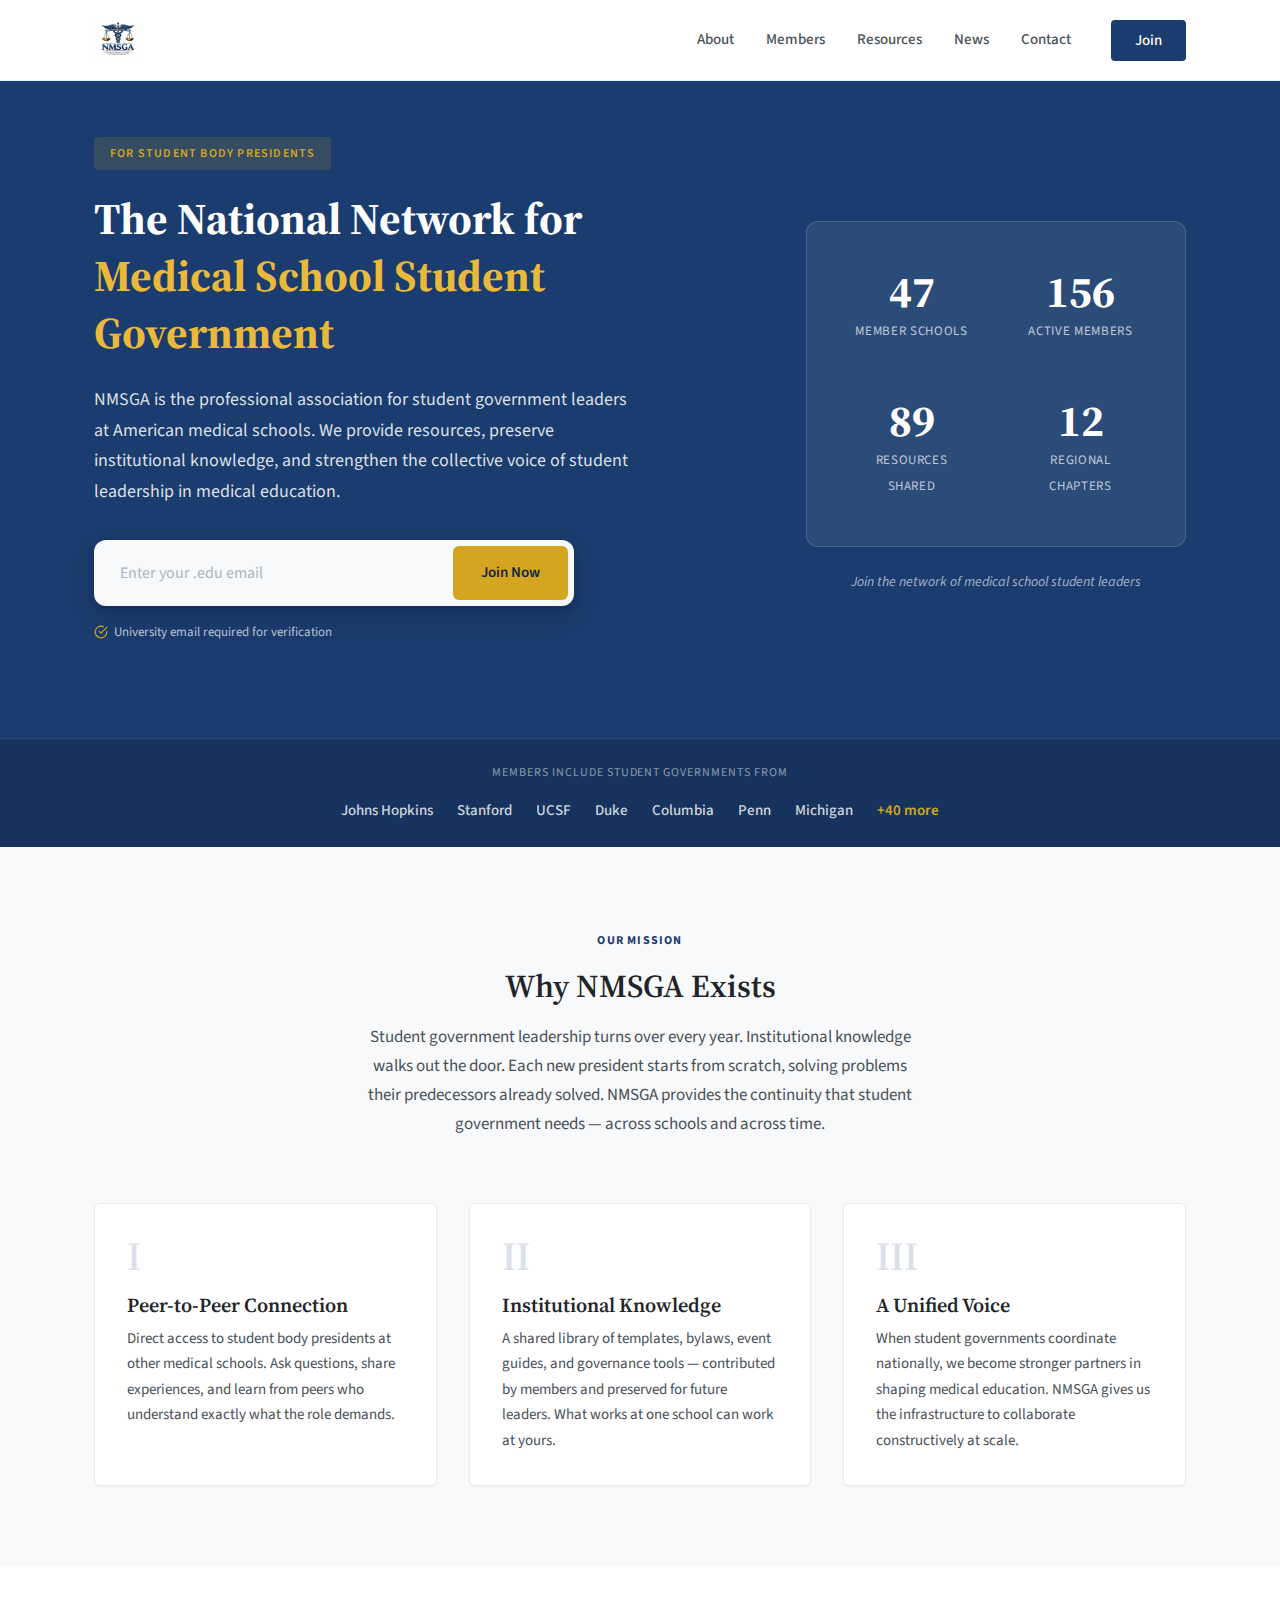
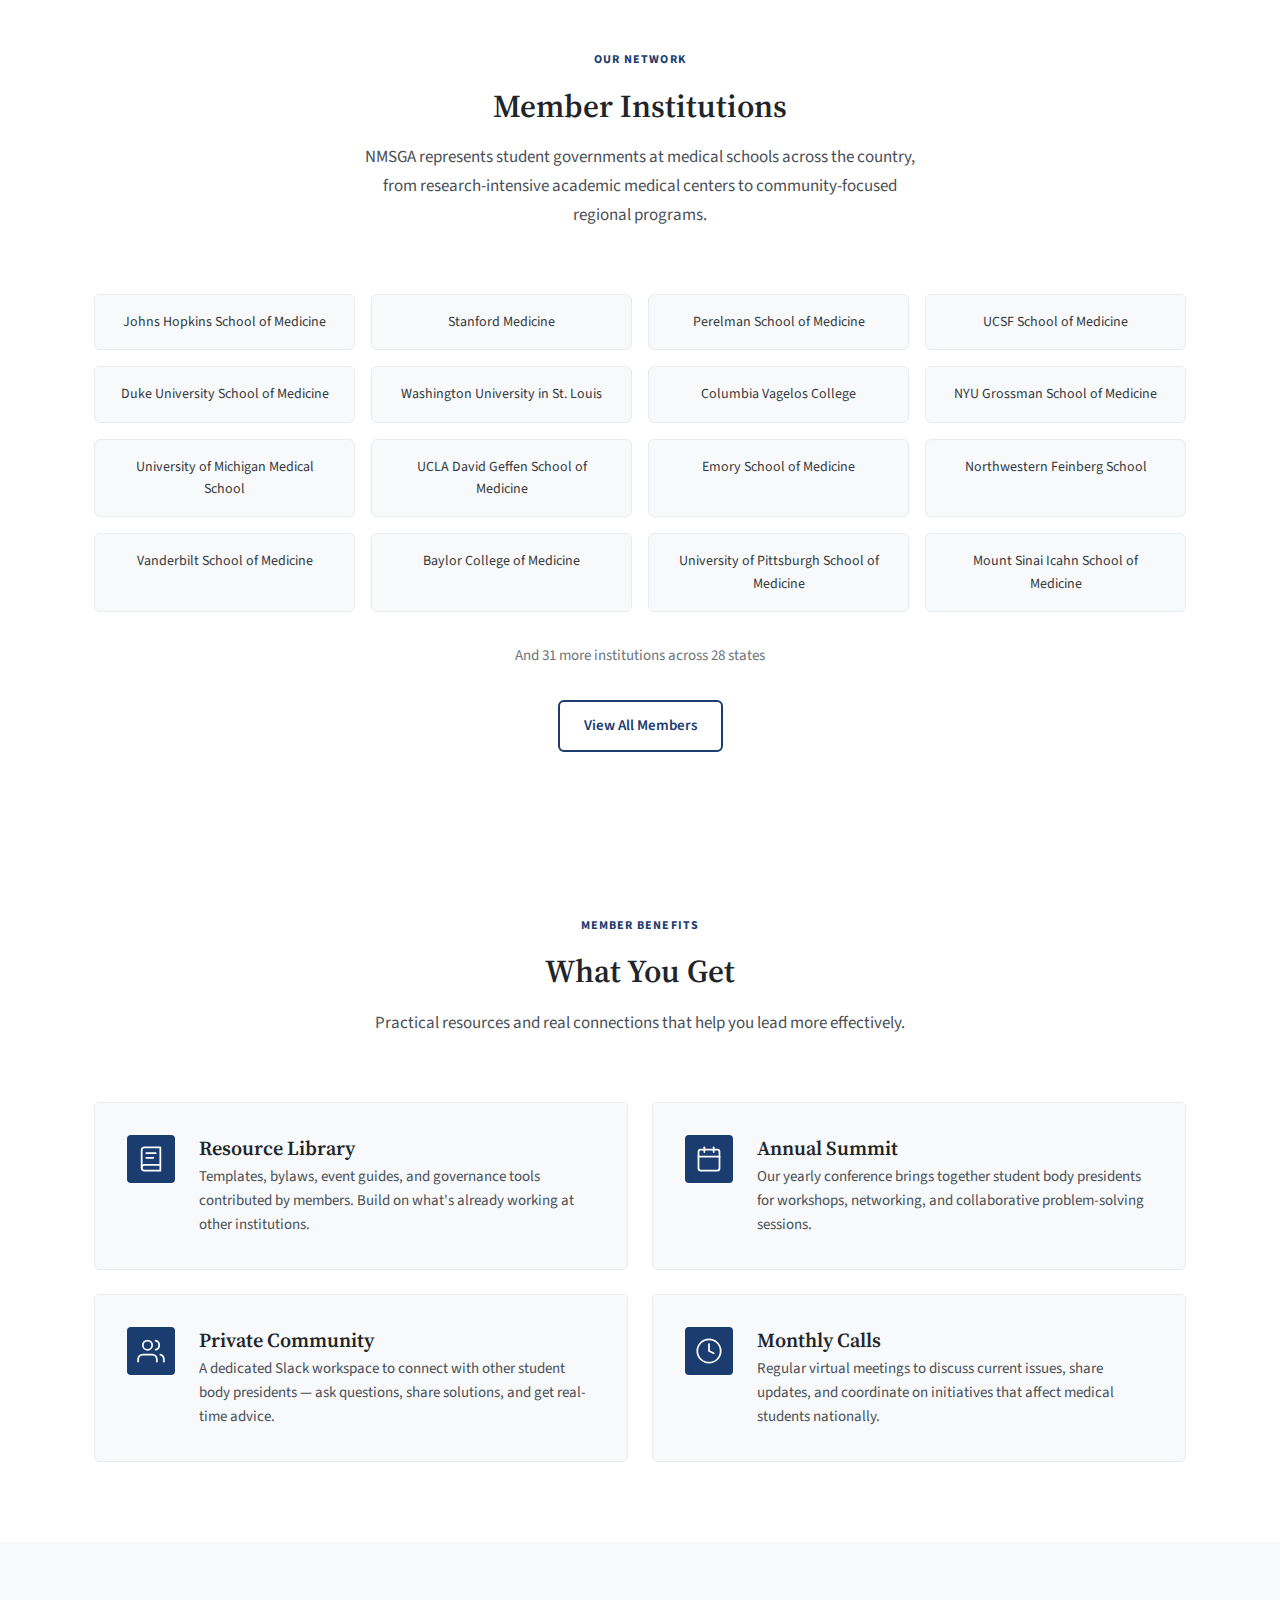
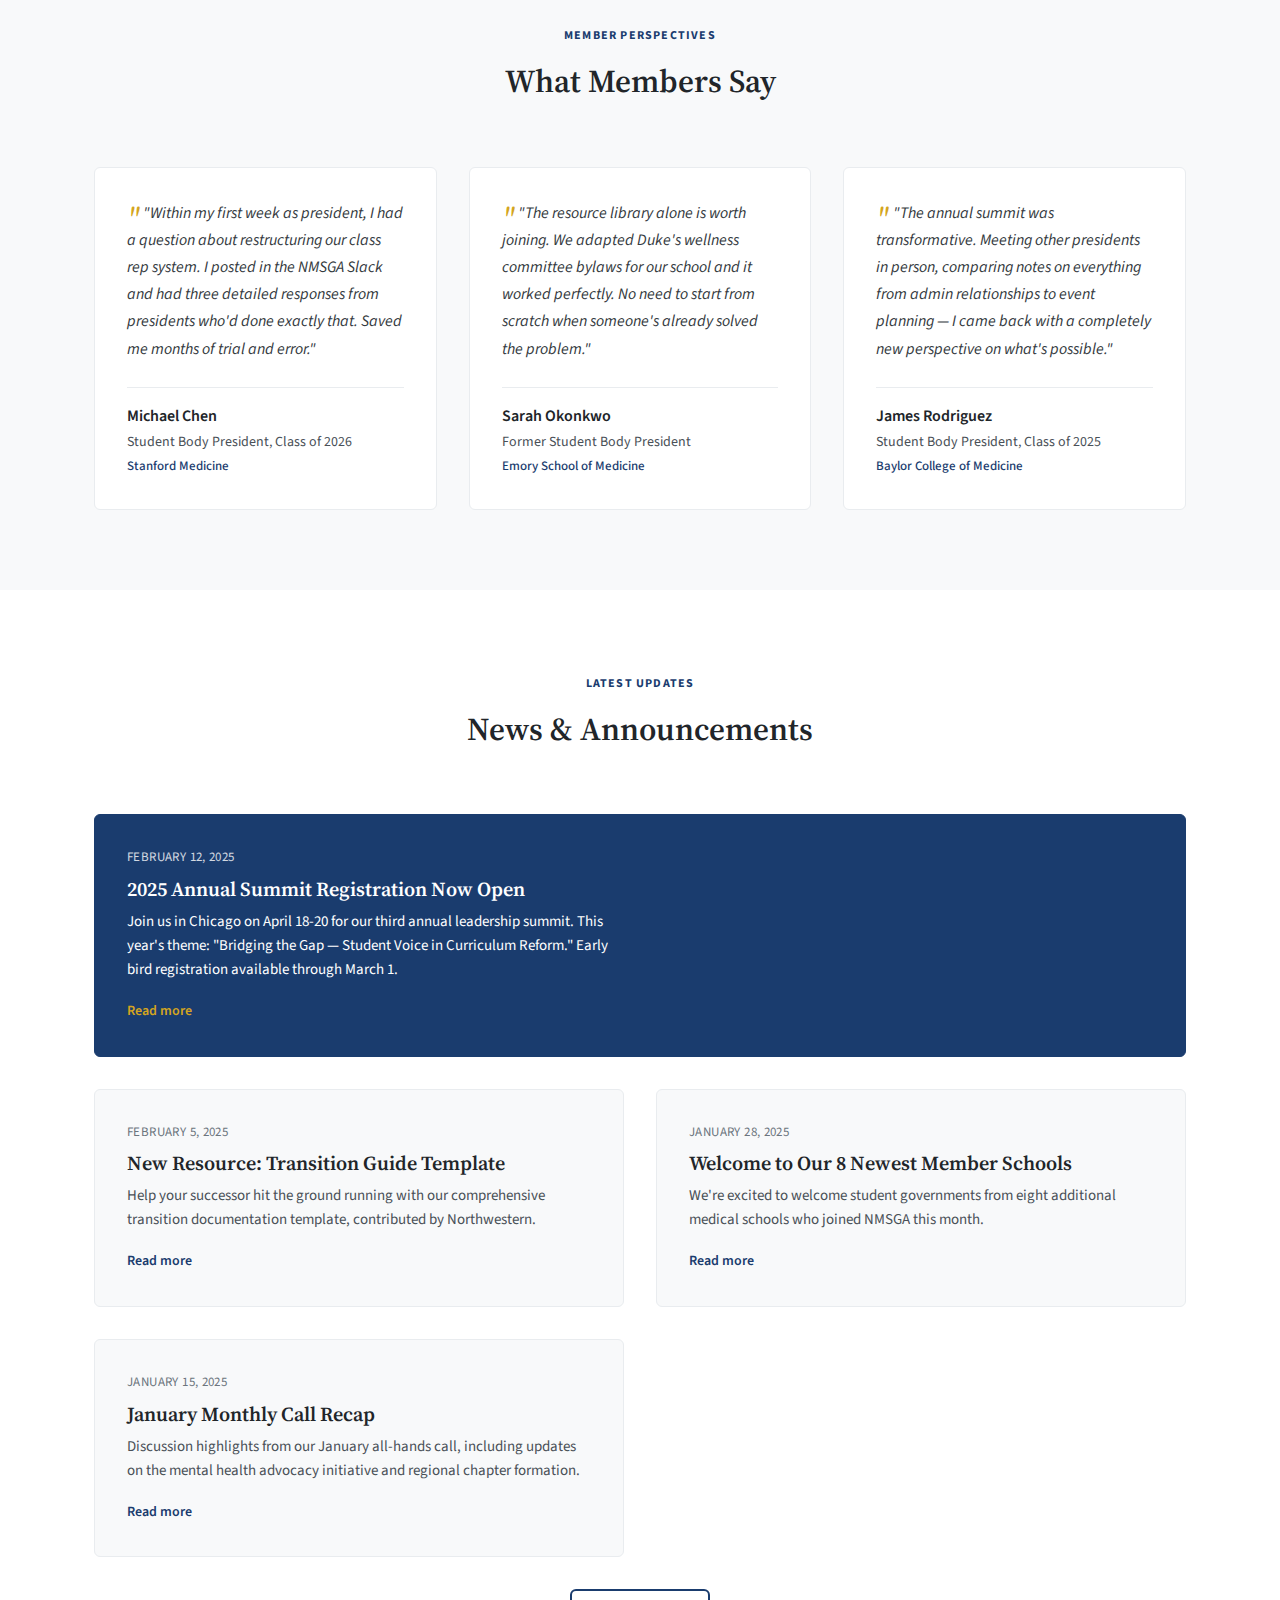
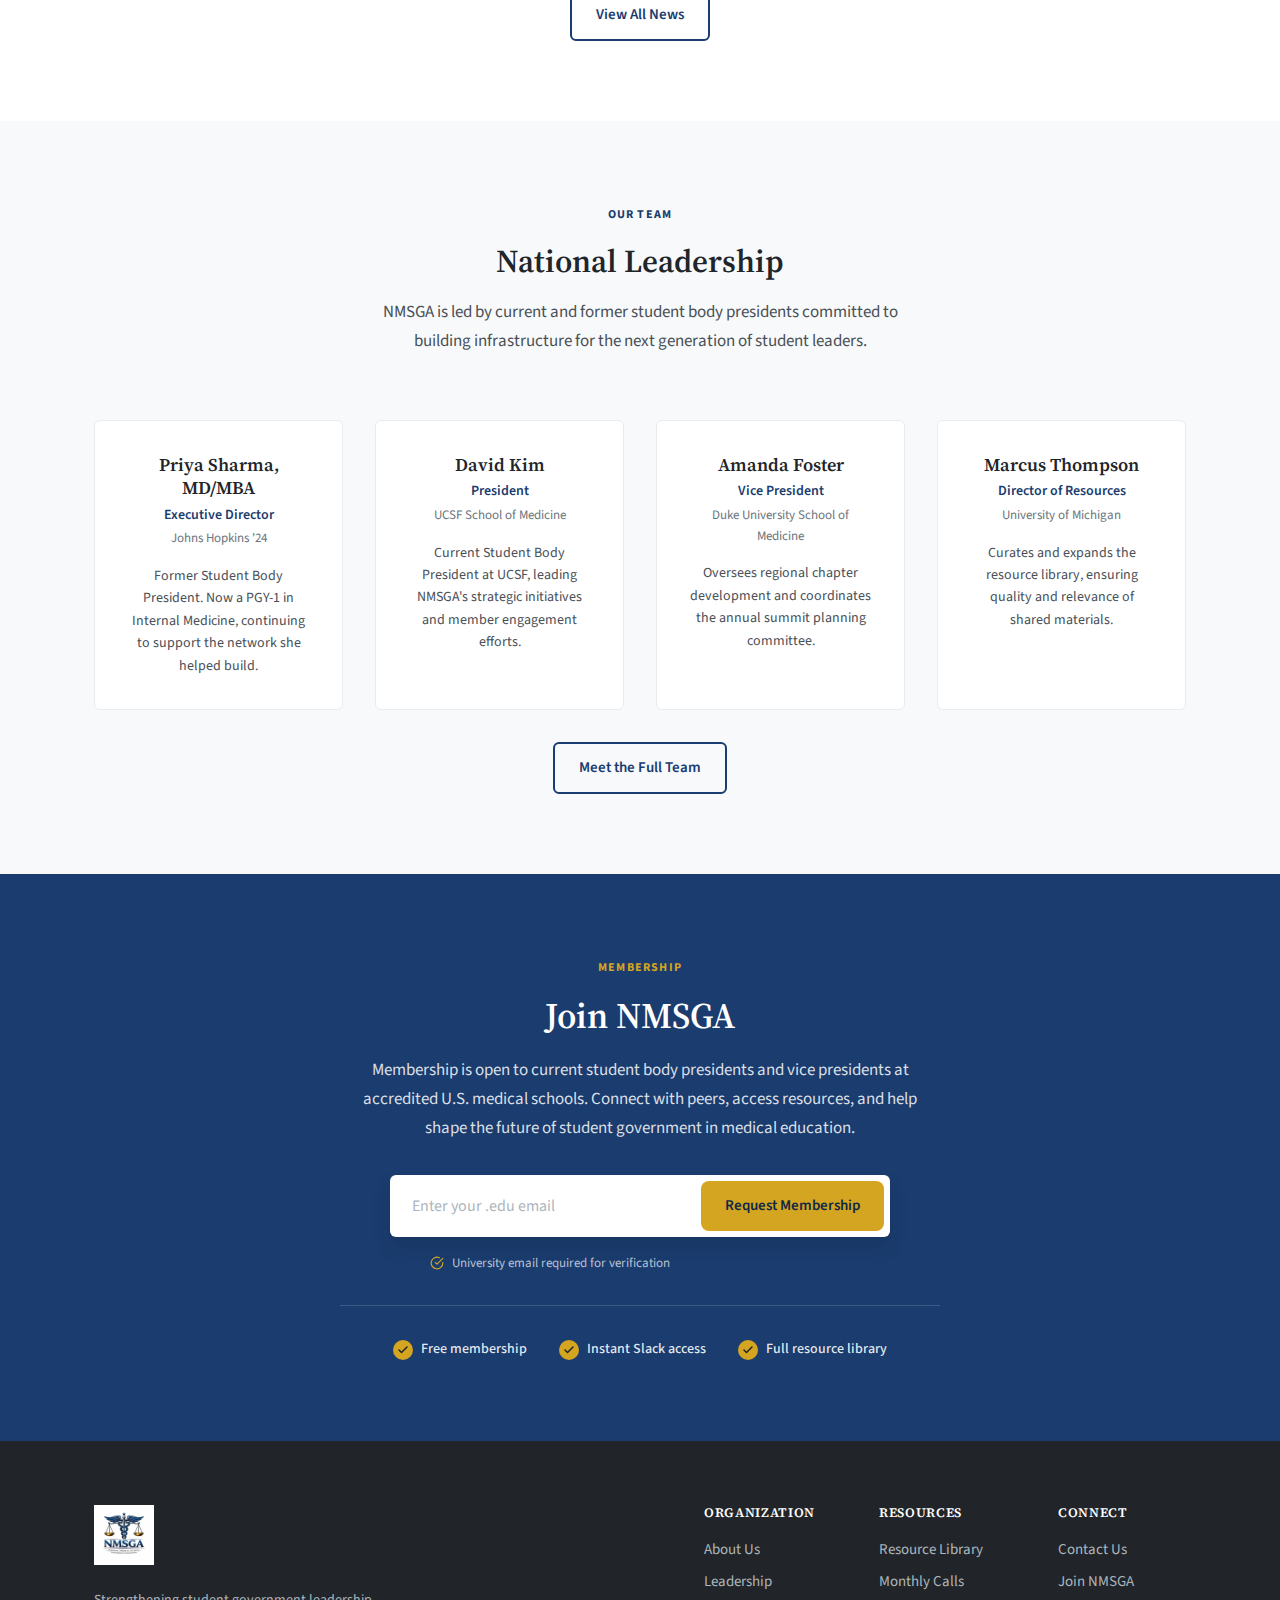
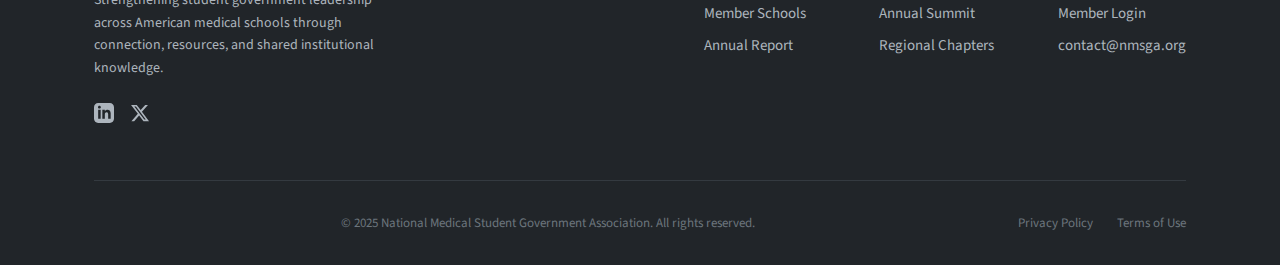
<file: index.html>
<!DOCTYPE html>
<html lang="en">
<head>
    <meta charset="UTF-8">
    <meta name="viewport" content="width=device-width, initial-scale=1.0">
    <title>NMSGA — National Medical Student Government Association</title>
    <meta name="description" content="NMSGA connects student body presidents across American medical schools — sharing resources, preserving institutional knowledge, and strengthening the voice of student leadership in medical education.">
    <link rel="stylesheet" href="styles.css">
    <link rel="preconnect" href="https://fonts.googleapis.com">
    <link rel="preconnect" href="https://fonts.gstatic.com" crossorigin>
    <link href="https://fonts.googleapis.com/css2?family=Source+Sans+3:wght@400;500;600;700&family=Source+Serif+4:opsz,wght@8..60,400;8..60,600;8..60,700&display=swap" rel="stylesheet">
</head>
<body>
    <!-- Navigation -->
    <nav class="navbar">
        <div class="container nav-container">
            <a href="index.html" class="logo">
                <img src="logo.jpeg" alt="NMSGA Logo" class="logo-image">
            </a>
            <button class="mobile-menu-toggle" aria-label="Toggle menu">
                <span></span>
                <span></span>
                <span></span>
            </button>
            <ul class="nav-links">
                <li><a href="about.html">About</a></li>
                <li><a href="index.html#members">Members</a></li>
                <li><a href="resources.html">Resources</a></li>
                <li><a href="index.html#news">News</a></li>
                <li><a href="contact.html">Contact</a></li>
                <li><a href="join.html" class="btn btn-nav">Join</a></li>
            </ul>
        </div>
    </nav>

    <!-- Hero Section -->
    <header class="hero">
        <div class="container">
            <div class="hero-grid">
                <div class="hero-content">
                    <div class="hero-badge">
                        <span class="badge-text">For Student Body Presidents</span>
                    </div>
                    <h1>The National Network for<br><em>Medical School Student Government</em></h1>
                    <p class="hero-subtitle">NMSGA is the professional association for student government leaders at American medical schools. We provide resources, preserve institutional knowledge, and strengthen the collective voice of student leadership in medical education.</p>

                    <div class="hero-form" id="hero-form">
                        <form action="https://formspree.io/f/mvzbqpjj" method="POST" class="hero-signup-form" id="hero-signup-form">
                            <div class="hero-form-wrapper">
                                <input type="email" name="email" required placeholder="Enter your .edu email" autocomplete="email">
                                <button type="submit" class="btn-hero-signup">Join Now</button>
                            </div>
                        </form>
                        <p class="hero-form-hint">
                            <svg xmlns="http://www.w3.org/2000/svg" width="14" height="14" viewBox="0 0 24 24" fill="none" stroke="currentColor" stroke-width="2" stroke-linecap="round" stroke-linejoin="round">
                                <path d="M22 11.08V12a10 10 0 1 1-5.93-9.14"></path>
                                <polyline points="22 4 12 14.01 9 11.01"></polyline>
                            </svg>
                            University email required for verification
                        </p>
                        <div class="form-success">
                            <div class="form-success-icon">
                                <svg xmlns="http://www.w3.org/2000/svg" viewBox="0 0 24 24" fill="none" stroke="currentColor" stroke-width="2.5" stroke-linecap="round" stroke-linejoin="round">
                                    <polyline points="20 6 9 17 4 12"></polyline>
                                </svg>
                            </div>
                            <h3>You're on the list!</h3>
                            <p>We'll reach out shortly with next steps.</p>
                        </div>
                    </div>
                </div>

                <div class="hero-stats">
                    <div class="hero-stats-card">
                        <div class="hero-stat">
                            <span class="hero-stat-number">47</span>
                            <span class="hero-stat-label">Member Schools</span>
                        </div>
                        <div class="hero-stat">
                            <span class="hero-stat-number">156</span>
                            <span class="hero-stat-label">Active Members</span>
                        </div>
                        <div class="hero-stat">
                            <span class="hero-stat-number">89</span>
                            <span class="hero-stat-label">Resources Shared</span>
                        </div>
                        <div class="hero-stat">
                            <span class="hero-stat-number">12</span>
                            <span class="hero-stat-label">Regional Chapters</span>
                        </div>
                    </div>
                    <p class="hero-stats-note">Join the network of medical school student leaders</p>
                </div>
            </div>
        </div>

        <!-- Trust Bar -->
        <div class="hero-trust-bar">
            <div class="container">
                <p class="trust-label">Members include student governments from</p>
                <div class="trust-schools">
                    <span>Johns Hopkins</span>
                    <span>Stanford</span>
                    <span>UCSF</span>
                    <span>Duke</span>
                    <span>Columbia</span>
                    <span>Penn</span>
                    <span>Michigan</span>
                    <span class="trust-more">+40 more</span>
                </div>
            </div>
        </div>
    </header>

    <!-- About Section -->
    <section id="about" class="section about-section">
        <div class="container">
            <div class="section-header">
                <span class="section-label">Our Mission</span>
                <h2>Why NMSGA Exists</h2>
                <p class="section-subtitle">Student government leadership turns over every year. Institutional knowledge walks out the door. Each new president starts from scratch, solving problems their predecessors already solved. NMSGA provides the continuity that student government needs — across schools and across time.</p>
            </div>
            <div class="about-grid">
                <div class="about-card">
                    <div class="card-number">I</div>
                    <div class="card-content">
                        <h3>Peer-to-Peer Connection</h3>
                        <p>Direct access to student body presidents at other medical schools. Ask questions, share experiences, and learn from peers who understand exactly what the role demands.</p>
                    </div>
                </div>
                <div class="about-card">
                    <div class="card-number">II</div>
                    <div class="card-content">
                        <h3>Institutional Knowledge</h3>
                        <p>A shared library of templates, bylaws, event guides, and governance tools — contributed by members and preserved for future leaders. What works at one school can work at yours.</p>
                    </div>
                </div>
                <div class="about-card">
                    <div class="card-number">III</div>
                    <div class="card-content">
                        <h3>A Unified Voice</h3>
                        <p>When student governments coordinate nationally, we become stronger partners in shaping medical education. NMSGA gives us the infrastructure to collaborate constructively at scale.</p>
                    </div>
                </div>
            </div>
        </div>
    </section>

    <!-- Member Schools Section -->
    <section id="members" class="section members-section">
        <div class="container">
            <div class="section-header">
                <span class="section-label">Our Network</span>
                <h2>Member Institutions</h2>
                <p class="section-subtitle">NMSGA represents student governments at medical schools across the country, from research-intensive academic medical centers to community-focused regional programs.</p>
            </div>
            <div class="members-grid">
                <div class="member-school">Johns Hopkins School of Medicine</div>
                <div class="member-school">Stanford Medicine</div>
                <div class="member-school">Perelman School of Medicine</div>
                <div class="member-school">UCSF School of Medicine</div>
                <div class="member-school">Duke University School of Medicine</div>
                <div class="member-school">Washington University in St. Louis</div>
                <div class="member-school">Columbia Vagelos College</div>
                <div class="member-school">NYU Grossman School of Medicine</div>
                <div class="member-school">University of Michigan Medical School</div>
                <div class="member-school">UCLA David Geffen School of Medicine</div>
                <div class="member-school">Emory School of Medicine</div>
                <div class="member-school">Northwestern Feinberg School</div>
                <div class="member-school">Vanderbilt School of Medicine</div>
                <div class="member-school">Baylor College of Medicine</div>
                <div class="member-school">University of Pittsburgh School of Medicine</div>
                <div class="member-school">Mount Sinai Icahn School of Medicine</div>
            </div>
            <p class="members-note">And 31 more institutions across 28 states</p>
            <div class="members-cta">
                <a href="about.html#all-members" class="btn btn-outline">View All Members</a>
            </div>
        </div>
    </section>

    <!-- Benefits Section -->
    <section id="benefits" class="section benefits-section">
        <div class="container">
            <div class="section-header">
                <span class="section-label">Member Benefits</span>
                <h2>What You Get</h2>
                <p class="section-subtitle">Practical resources and real connections that help you lead more effectively.</p>
            </div>
            <div class="benefits-grid">
                <div class="benefit-item">
                    <div class="benefit-icon">
                        <svg xmlns="http://www.w3.org/2000/svg" width="28" height="28" viewBox="0 0 24 24" fill="none" stroke="currentColor" stroke-width="1.5" stroke-linecap="round" stroke-linejoin="round">
                            <path d="M4 19.5A2.5 2.5 0 0 1 6.5 17H20"></path>
                            <path d="M6.5 2H20v20H6.5A2.5 2.5 0 0 1 4 19.5v-15A2.5 2.5 0 0 1 6.5 2z"></path>
                            <line x1="8" y1="7" x2="16" y2="7"></line>
                            <line x1="8" y1="11" x2="14" y2="11"></line>
                        </svg>
                    </div>
                    <div class="benefit-content">
                        <h3>Resource Library</h3>
                        <p>Templates, bylaws, event guides, and governance tools contributed by members. Build on what's already working at other institutions.</p>
                    </div>
                </div>
                <div class="benefit-item">
                    <div class="benefit-icon">
                        <svg xmlns="http://www.w3.org/2000/svg" width="28" height="28" viewBox="0 0 24 24" fill="none" stroke="currentColor" stroke-width="1.5" stroke-linecap="round" stroke-linejoin="round">
                            <rect x="3" y="4" width="18" height="18" rx="2" ry="2"></rect>
                            <line x1="16" y1="2" x2="16" y2="6"></line>
                            <line x1="8" y1="2" x2="8" y2="6"></line>
                            <line x1="3" y1="10" x2="21" y2="10"></line>
                        </svg>
                    </div>
                    <div class="benefit-content">
                        <h3>Annual Summit</h3>
                        <p>Our yearly conference brings together student body presidents for workshops, networking, and collaborative problem-solving sessions.</p>
                    </div>
                </div>
                <div class="benefit-item">
                    <div class="benefit-icon">
                        <svg xmlns="http://www.w3.org/2000/svg" width="28" height="28" viewBox="0 0 24 24" fill="none" stroke="currentColor" stroke-width="1.5" stroke-linecap="round" stroke-linejoin="round">
                            <path d="M17 21v-2a4 4 0 0 0-4-4H5a4 4 0 0 0-4 4v2"></path>
                            <circle cx="9" cy="7" r="4"></circle>
                            <path d="M23 21v-2a4 4 0 0 0-3-3.87"></path>
                            <path d="M16 3.13a4 4 0 0 1 0 7.75"></path>
                        </svg>
                    </div>
                    <div class="benefit-content">
                        <h3>Private Community</h3>
                        <p>A dedicated Slack workspace to connect with other student body presidents — ask questions, share solutions, and get real-time advice.</p>
                    </div>
                </div>
                <div class="benefit-item">
                    <div class="benefit-icon">
                        <svg xmlns="http://www.w3.org/2000/svg" width="28" height="28" viewBox="0 0 24 24" fill="none" stroke="currentColor" stroke-width="1.5" stroke-linecap="round" stroke-linejoin="round">
                            <circle cx="12" cy="12" r="10"></circle>
                            <path d="M12 6v6l4 2"></path>
                        </svg>
                    </div>
                    <div class="benefit-content">
                        <h3>Monthly Calls</h3>
                        <p>Regular virtual meetings to discuss current issues, share updates, and coordinate on initiatives that affect medical students nationally.</p>
                    </div>
                </div>
            </div>
        </div>
    </section>

    <!-- Testimonials Section -->
    <section class="section testimonials-section">
        <div class="container">
            <div class="section-header">
                <span class="section-label">Member Perspectives</span>
                <h2>What Members Say</h2>
            </div>
            <div class="testimonials-grid">
                <div class="testimonial-card">
                    <div class="testimonial-content">
                        <p>"Within my first week as president, I had a question about restructuring our class rep system. I posted in the NMSGA Slack and had three detailed responses from presidents who'd done exactly that. Saved me months of trial and error."</p>
                    </div>
                    <div class="testimonial-author">
                        <div class="author-info">
                            <span class="author-name">Michael Chen</span>
                            <span class="author-role">Student Body President, Class of 2026</span>
                            <span class="author-school">Stanford Medicine</span>
                        </div>
                    </div>
                </div>
                <div class="testimonial-card">
                    <div class="testimonial-content">
                        <p>"The resource library alone is worth joining. We adapted Duke's wellness committee bylaws for our school and it worked perfectly. No need to start from scratch when someone's already solved the problem."</p>
                    </div>
                    <div class="testimonial-author">
                        <div class="author-info">
                            <span class="author-name">Sarah Okonkwo</span>
                            <span class="author-role">Former Student Body President</span>
                            <span class="author-school">Emory School of Medicine</span>
                        </div>
                    </div>
                </div>
                <div class="testimonial-card">
                    <div class="testimonial-content">
                        <p>"The annual summit was transformative. Meeting other presidents in person, comparing notes on everything from admin relationships to event planning — I came back with a completely new perspective on what's possible."</p>
                    </div>
                    <div class="testimonial-author">
                        <div class="author-info">
                            <span class="author-name">James Rodriguez</span>
                            <span class="author-role">Student Body President, Class of 2025</span>
                            <span class="author-school">Baylor College of Medicine</span>
                        </div>
                    </div>
                </div>
            </div>
        </div>
    </section>

    <!-- News Section -->
    <section id="news" class="section news-section">
        <div class="container">
            <div class="section-header">
                <span class="section-label">Latest Updates</span>
                <h2>News & Announcements</h2>
            </div>
            <div class="news-grid">
                <article class="news-card news-featured">
                    <div class="news-date">February 12, 2025</div>
                    <h3>2025 Annual Summit Registration Now Open</h3>
                    <p>Join us in Chicago on April 18-20 for our third annual leadership summit. This year's theme: "Bridging the Gap — Student Voice in Curriculum Reform." Early bird registration available through March 1.</p>
                    <a href="#" class="news-link">Read more</a>
                </article>
                <article class="news-card">
                    <div class="news-date">February 5, 2025</div>
                    <h3>New Resource: Transition Guide Template</h3>
                    <p>Help your successor hit the ground running with our comprehensive transition documentation template, contributed by Northwestern.</p>
                    <a href="#" class="news-link">Read more</a>
                </article>
                <article class="news-card">
                    <div class="news-date">January 28, 2025</div>
                    <h3>Welcome to Our 8 Newest Member Schools</h3>
                    <p>We're excited to welcome student governments from eight additional medical schools who joined NMSGA this month.</p>
                    <a href="#" class="news-link">Read more</a>
                </article>
                <article class="news-card">
                    <div class="news-date">January 15, 2025</div>
                    <h3>January Monthly Call Recap</h3>
                    <p>Discussion highlights from our January all-hands call, including updates on the mental health advocacy initiative and regional chapter formation.</p>
                    <a href="#" class="news-link">Read more</a>
                </article>
            </div>
            <div class="news-cta">
                <a href="#" class="btn btn-outline">View All News</a>
            </div>
        </div>
    </section>

    <!-- Leadership Section -->
    <section class="section leadership-section">
        <div class="container">
            <div class="section-header">
                <span class="section-label">Our Team</span>
                <h2>National Leadership</h2>
                <p class="section-subtitle">NMSGA is led by current and former student body presidents committed to building infrastructure for the next generation of student leaders.</p>
            </div>
            <div class="leadership-grid">
                <div class="leader-card">
                    <div class="leader-info">
                        <h3>Priya Sharma, MD/MBA</h3>
                        <span class="leader-role">Executive Director</span>
                        <span class="leader-school">Johns Hopkins '24</span>
                        <p>Former Student Body President. Now a PGY-1 in Internal Medicine, continuing to support the network she helped build.</p>
                    </div>
                </div>
                <div class="leader-card">
                    <div class="leader-info">
                        <h3>David Kim</h3>
                        <span class="leader-role">President</span>
                        <span class="leader-school">UCSF School of Medicine</span>
                        <p>Current Student Body President at UCSF, leading NMSGA's strategic initiatives and member engagement efforts.</p>
                    </div>
                </div>
                <div class="leader-card">
                    <div class="leader-info">
                        <h3>Amanda Foster</h3>
                        <span class="leader-role">Vice President</span>
                        <span class="leader-school">Duke University School of Medicine</span>
                        <p>Oversees regional chapter development and coordinates the annual summit planning committee.</p>
                    </div>
                </div>
                <div class="leader-card">
                    <div class="leader-info">
                        <h3>Marcus Thompson</h3>
                        <span class="leader-role">Director of Resources</span>
                        <span class="leader-school">University of Michigan</span>
                        <p>Curates and expands the resource library, ensuring quality and relevance of shared materials.</p>
                    </div>
                </div>
            </div>
            <div class="leadership-cta">
                <a href="about.html#team" class="btn btn-outline">Meet the Full Team</a>
            </div>
        </div>
    </section>

    <!-- Join Section -->
    <section id="join" class="section join-section">
        <div class="container">
            <div class="join-hero">
                <span class="section-label">Membership</span>
                <h2>Join NMSGA</h2>
                <p class="join-lead">Membership is open to current student body presidents and vice presidents at accredited U.S. medical schools. Connect with peers, access resources, and help shape the future of student government in medical education.</p>

                <form action="https://formspree.io/f/mvzbqpjj" method="POST" class="signup-form" id="join-signup-form">
                    <div class="signup-input-wrapper">
                        <input type="email" id="email" name="email" required placeholder="Enter your .edu email" autocomplete="email">
                        <button type="submit" class="btn btn-signup">Request Membership</button>
                    </div>
                    <p class="signup-hint">
                        <svg xmlns="http://www.w3.org/2000/svg" width="14" height="14" viewBox="0 0 24 24" fill="none" stroke="currentColor" stroke-width="2" stroke-linecap="round" stroke-linejoin="round">
                            <path d="M22 11.08V12a10 10 0 1 1-5.93-9.14"></path>
                            <polyline points="22 4 12 14.01 9 11.01"></polyline>
                        </svg>
                        University email required for verification
                    </p>
                    <div class="form-success">
                        <div class="form-success-icon">
                            <svg xmlns="http://www.w3.org/2000/svg" viewBox="0 0 24 24" fill="none" stroke="currentColor" stroke-width="2.5" stroke-linecap="round" stroke-linejoin="round">
                                <polyline points="20 6 9 17 4 12"></polyline>
                            </svg>
                        </div>
                        <h3>Request Received!</h3>
                        <p>We'll verify your eligibility and reach out within 48 hours.</p>
                    </div>
                </form>

                <div class="join-benefits">
                    <div class="join-benefit">
                        <span class="benefit-check">
                            <svg xmlns="http://www.w3.org/2000/svg" width="16" height="16" viewBox="0 0 24 24" fill="none" stroke="currentColor" stroke-width="3" stroke-linecap="round" stroke-linejoin="round">
                                <polyline points="20 6 9 17 4 12"></polyline>
                            </svg>
                        </span>
                        <span>Free membership</span>
                    </div>
                    <div class="join-benefit">
                        <span class="benefit-check">
                            <svg xmlns="http://www.w3.org/2000/svg" width="16" height="16" viewBox="0 0 24 24" fill="none" stroke="currentColor" stroke-width="3" stroke-linecap="round" stroke-linejoin="round">
                                <polyline points="20 6 9 17 4 12"></polyline>
                            </svg>
                        </span>
                        <span>Instant Slack access</span>
                    </div>
                    <div class="join-benefit">
                        <span class="benefit-check">
                            <svg xmlns="http://www.w3.org/2000/svg" width="16" height="16" viewBox="0 0 24 24" fill="none" stroke="currentColor" stroke-width="3" stroke-linecap="round" stroke-linejoin="round">
                                <polyline points="20 6 9 17 4 12"></polyline>
                            </svg>
                        </span>
                        <span>Full resource library</span>
                    </div>
                </div>
            </div>
        </div>
    </section>

    <!-- Footer -->
    <footer class="footer">
        <div class="container">
            <div class="footer-content">
                <div class="footer-brand">
                    <div class="footer-logo">
                        <img src="logo.jpeg" alt="NMSGA Logo" class="footer-logo-image">
                    </div>
                    <p class="footer-mission">Strengthening student government leadership across American medical schools through connection, resources, and shared institutional knowledge.</p>
                    <div class="footer-social">
                        <a href="#" aria-label="LinkedIn">
                            <svg xmlns="http://www.w3.org/2000/svg" width="20" height="20" viewBox="0 0 24 24" fill="currentColor">
                                <path d="M19 0h-14c-2.761 0-5 2.239-5 5v14c0 2.761 2.239 5 5 5h14c2.762 0 5-2.239 5-5v-14c0-2.761-2.238-5-5-5zm-11 19h-3v-11h3v11zm-1.5-12.268c-.966 0-1.75-.79-1.75-1.764s.784-1.764 1.75-1.764 1.75.79 1.75 1.764-.783 1.764-1.75 1.764zm13.5 12.268h-3v-5.604c0-3.368-4-3.113-4 0v5.604h-3v-11h3v1.765c1.396-2.586 7-2.777 7 2.476v6.759z"/>
                            </svg>
                        </a>
                        <a href="#" aria-label="Twitter">
                            <svg xmlns="http://www.w3.org/2000/svg" width="20" height="20" viewBox="0 0 24 24" fill="currentColor">
                                <path d="M18.244 2.25h3.308l-7.227 8.26 8.502 11.24H16.17l-5.214-6.817L4.99 21.75H1.68l7.73-8.835L1.254 2.25H8.08l4.713 6.231zm-1.161 17.52h1.833L7.084 4.126H5.117z"/>
                            </svg>
                        </a>
                    </div>
                </div>
                <div class="footer-links">
                    <div class="footer-column">
                        <h4>Organization</h4>
                        <a href="about.html">About Us</a>
                        <a href="about.html#team">Leadership</a>
                        <a href="about.html#all-members">Member Schools</a>
                        <a href="#">Annual Report</a>
                    </div>
                    <div class="footer-column">
                        <h4>Resources</h4>
                        <a href="resources.html">Resource Library</a>
                        <a href="#">Monthly Calls</a>
                        <a href="#">Annual Summit</a>
                        <a href="#">Regional Chapters</a>
                    </div>
                    <div class="footer-column">
                        <h4>Connect</h4>
                        <a href="contact.html">Contact Us</a>
                        <a href="join.html">Join NMSGA</a>
                        <a href="#">Member Login</a>
                        <a href="mailto:contact@nmsga.org">contact@nmsga.org</a>
                    </div>
                </div>
            </div>
            <div class="footer-bottom">
                <div class="footer-divider"></div>
                <div class="footer-bottom-content">
                    <p>&copy; 2025 National Medical Student Government Association. All rights reserved.</p>
                    <div class="footer-legal">
                        <a href="#">Privacy Policy</a>
                        <a href="#">Terms of Use</a>
                    </div>
                </div>
            </div>
        </div>
    </footer>

    <script>
        // Smooth scrolling for anchor links
        document.querySelectorAll('a[href^="#"]').forEach(anchor => {
            anchor.addEventListener('click', function (e) {
                const href = this.getAttribute('href');
                if (href === '#') return;
                e.preventDefault();
                const target = document.querySelector(href);
                if (target) {
                    target.scrollIntoView({
                        behavior: 'smooth',
                        block: 'start'
                    });
                    document.querySelector('.nav-links').classList.remove('active');
                    document.querySelector('.mobile-menu-toggle').classList.remove('active');
                }
            });
        });

        // Navbar background on scroll
        window.addEventListener('scroll', function() {
            const navbar = document.querySelector('.navbar');
            if (window.scrollY > 50) {
                navbar.classList.add('scrolled');
            } else {
                navbar.classList.remove('scrolled');
            }
        });

        // Mobile menu toggle
        const mobileToggle = document.querySelector('.mobile-menu-toggle');
        const navLinks = document.querySelector('.nav-links');

        mobileToggle.addEventListener('click', function(e) {
            e.stopPropagation();
            this.classList.toggle('active');
            navLinks.classList.toggle('active');
        });

        document.addEventListener('click', function(e) {
            if (navLinks.classList.contains('active') &&
                !navLinks.contains(e.target) &&
                !mobileToggle.contains(e.target)) {
                navLinks.classList.remove('active');
                mobileToggle.classList.remove('active');
            }
        });

        document.addEventListener('keydown', function(e) {
            if (e.key === 'Escape' && navLinks.classList.contains('active')) {
                navLinks.classList.remove('active');
                mobileToggle.classList.remove('active');
            }
        });

        // Handle form submissions
        function handleFormSubmit(form, containerId) {
            form.addEventListener('submit', async function(e) {
                e.preventDefault();
                const button = form.querySelector('button[type="submit"]');
                button.textContent = 'Sending...';
                button.disabled = true;

                try {
                    const formData = new FormData(form);
                    await fetch(form.action, {
                        method: 'POST',
                        body: formData,
                        headers: { 'Accept': 'application/json' }
                    });
                    if (containerId === 'hero-form') {
                        document.getElementById(containerId).classList.add('submitted');
                    } else {
                        form.classList.add('submitted');
                    }
                } catch (error) {
                    if (containerId === 'hero-form') {
                        document.getElementById(containerId).classList.add('submitted');
                    } else {
                        form.classList.add('submitted');
                    }
                }
            });
        }

        const heroForm = document.getElementById('hero-signup-form');
        const joinForm = document.getElementById('join-signup-form');
        if (heroForm) handleFormSubmit(heroForm, 'hero-form');
        if (joinForm) handleFormSubmit(joinForm, 'join-signup-form');
    </script>
</body>
</html>
</file>
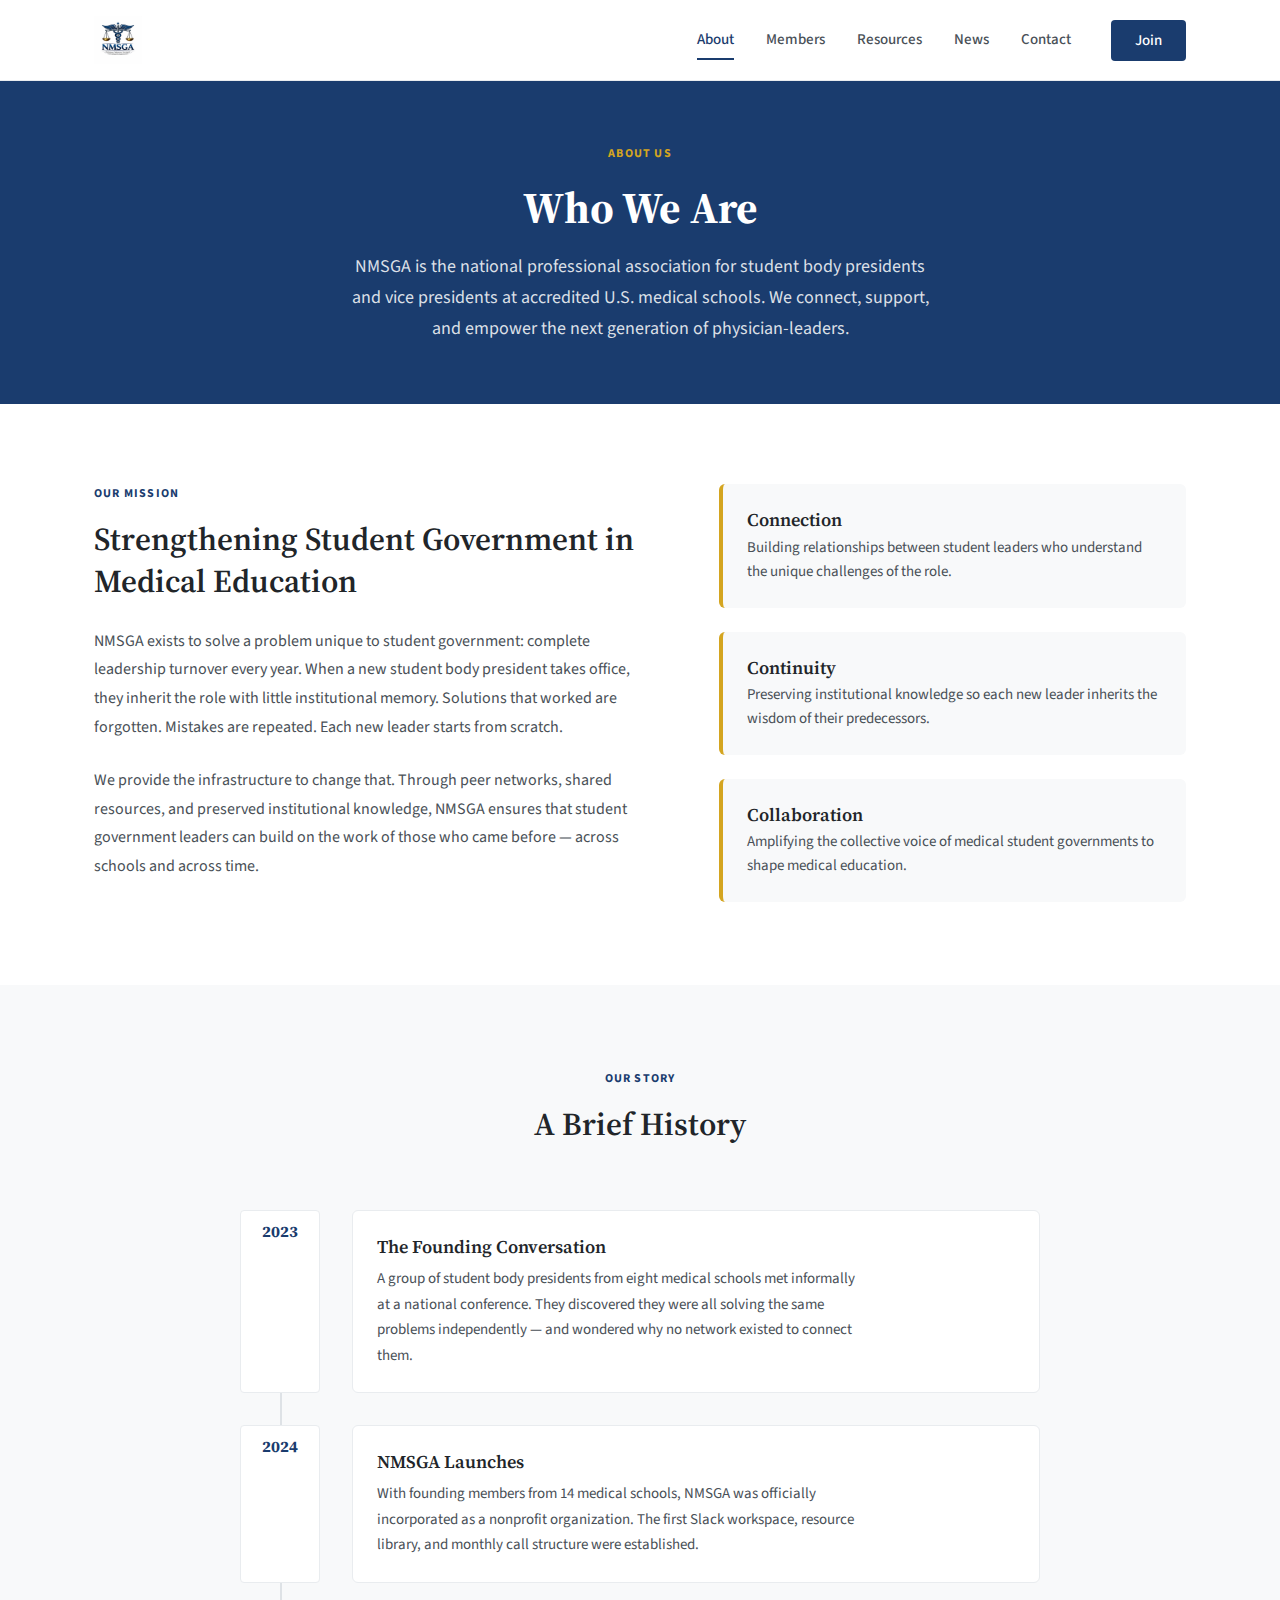
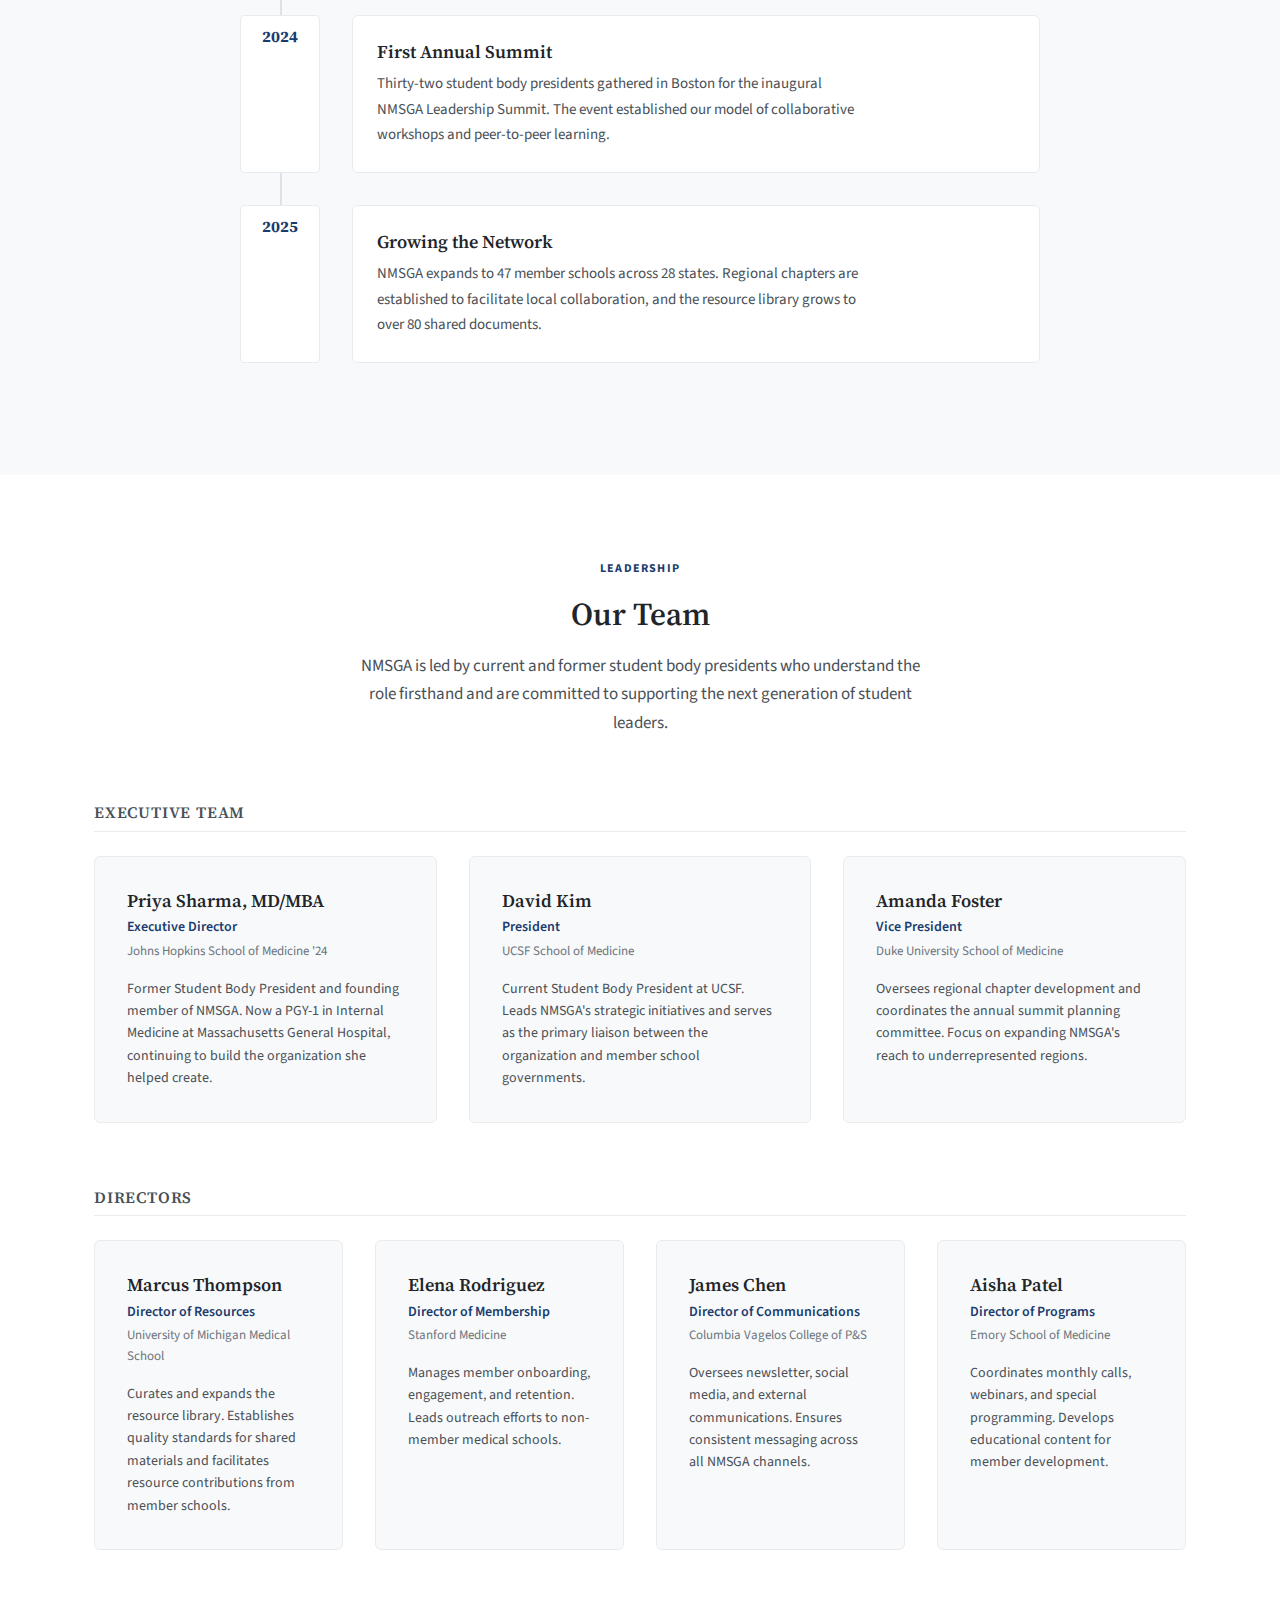
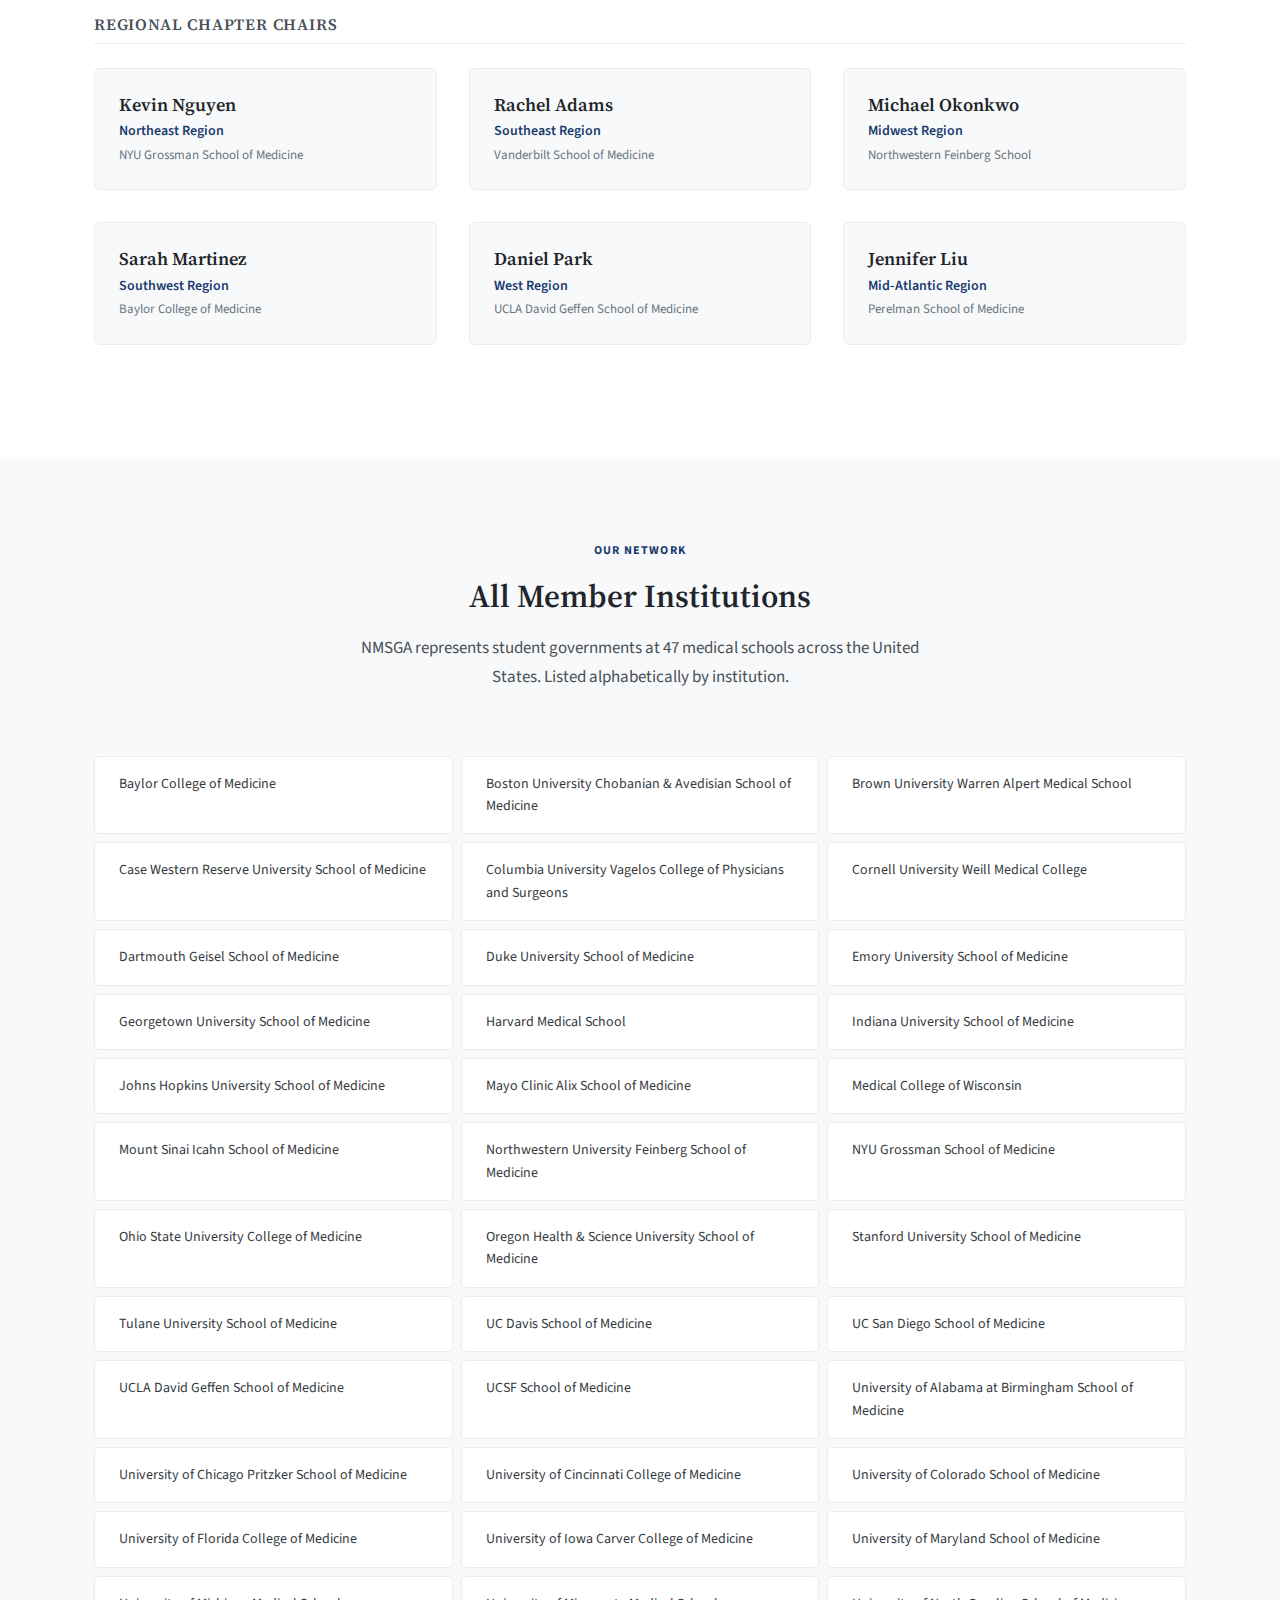
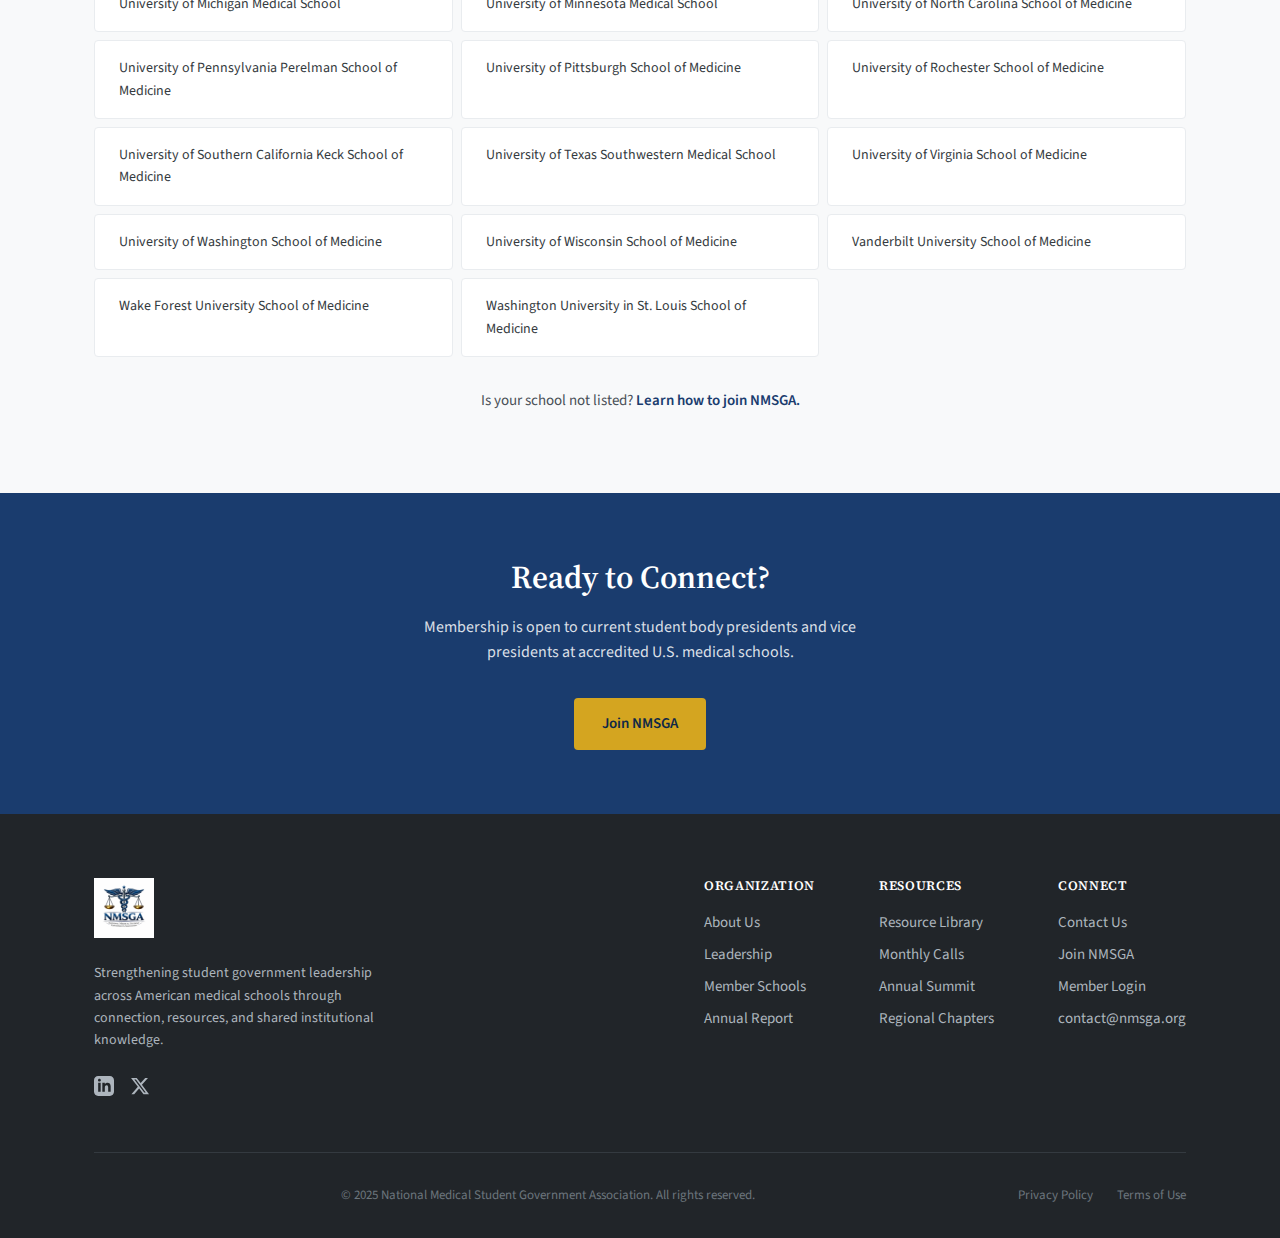
<file: about.html>
<!DOCTYPE html>
<html lang="en">
<head>
    <meta charset="UTF-8">
    <meta name="viewport" content="width=device-width, initial-scale=1.0">
    <title>About — NMSGA</title>
    <meta name="description" content="Learn about NMSGA's mission, history, and leadership team. The professional association for medical school student body presidents.">
    <link rel="stylesheet" href="styles.css">
    <link rel="preconnect" href="https://fonts.googleapis.com">
    <link rel="preconnect" href="https://fonts.gstatic.com" crossorigin>
    <link href="https://fonts.googleapis.com/css2?family=Source+Sans+3:wght@400;500;600;700&family=Source+Serif+4:opsz,wght@8..60,400;8..60,600;8..60,700&display=swap" rel="stylesheet">
</head>
<body>
    <!-- Navigation -->
    <nav class="navbar">
        <div class="container nav-container">
            <a href="index.html" class="logo">
                <img src="logo.jpeg" alt="NMSGA Logo" class="logo-image">
            </a>
            <button class="mobile-menu-toggle" aria-label="Toggle menu">
                <span></span>
                <span></span>
                <span></span>
            </button>
            <ul class="nav-links">
                <li><a href="about.html" class="active">About</a></li>
                <li><a href="index.html#members">Members</a></li>
                <li><a href="resources.html">Resources</a></li>
                <li><a href="index.html#news">News</a></li>
                <li><a href="contact.html">Contact</a></li>
                <li><a href="join.html" class="btn btn-nav">Join</a></li>
            </ul>
        </div>
    </nav>

    <!-- Page Header -->
    <header class="page-header">
        <div class="container">
            <span class="section-label">About Us</span>
            <h1>Who We Are</h1>
            <p class="page-header-subtitle">NMSGA is the national professional association for student body presidents and vice presidents at accredited U.S. medical schools. We connect, support, and empower the next generation of physician-leaders.</p>
        </div>
    </header>

    <!-- Mission Section -->
    <section class="section mission-section">
        <div class="container">
            <div class="mission-content">
                <div class="mission-text">
                    <span class="section-label">Our Mission</span>
                    <h2>Strengthening Student Government in Medical Education</h2>
                    <p>NMSGA exists to solve a problem unique to student government: complete leadership turnover every year. When a new student body president takes office, they inherit the role with little institutional memory. Solutions that worked are forgotten. Mistakes are repeated. Each new leader starts from scratch.</p>
                    <p>We provide the infrastructure to change that. Through peer networks, shared resources, and preserved institutional knowledge, NMSGA ensures that student government leaders can build on the work of those who came before — across schools and across time.</p>
                </div>
                <div class="mission-values">
                    <div class="value-item">
                        <h3>Connection</h3>
                        <p>Building relationships between student leaders who understand the unique challenges of the role.</p>
                    </div>
                    <div class="value-item">
                        <h3>Continuity</h3>
                        <p>Preserving institutional knowledge so each new leader inherits the wisdom of their predecessors.</p>
                    </div>
                    <div class="value-item">
                        <h3>Collaboration</h3>
                        <p>Amplifying the collective voice of medical student governments to shape medical education.</p>
                    </div>
                </div>
            </div>
        </div>
    </section>

    <!-- History Section -->
    <section class="section history-section">
        <div class="container">
            <div class="section-header">
                <span class="section-label">Our Story</span>
                <h2>A Brief History</h2>
            </div>
            <div class="history-timeline">
                <div class="timeline-item">
                    <div class="timeline-year">2023</div>
                    <div class="timeline-content">
                        <h3>The Founding Conversation</h3>
                        <p>A group of student body presidents from eight medical schools met informally at a national conference. They discovered they were all solving the same problems independently — and wondered why no network existed to connect them.</p>
                    </div>
                </div>
                <div class="timeline-item">
                    <div class="timeline-year">2024</div>
                    <div class="timeline-content">
                        <h3>NMSGA Launches</h3>
                        <p>With founding members from 14 medical schools, NMSGA was officially incorporated as a nonprofit organization. The first Slack workspace, resource library, and monthly call structure were established.</p>
                    </div>
                </div>
                <div class="timeline-item">
                    <div class="timeline-year">2024</div>
                    <div class="timeline-content">
                        <h3>First Annual Summit</h3>
                        <p>Thirty-two student body presidents gathered in Boston for the inaugural NMSGA Leadership Summit. The event established our model of collaborative workshops and peer-to-peer learning.</p>
                    </div>
                </div>
                <div class="timeline-item">
                    <div class="timeline-year">2025</div>
                    <div class="timeline-content">
                        <h3>Growing the Network</h3>
                        <p>NMSGA expands to 47 member schools across 28 states. Regional chapters are established to facilitate local collaboration, and the resource library grows to over 80 shared documents.</p>
                    </div>
                </div>
            </div>
        </div>
    </section>

    <!-- Full Leadership Team -->
    <section id="team" class="section team-section">
        <div class="container">
            <div class="section-header">
                <span class="section-label">Leadership</span>
                <h2>Our Team</h2>
                <p class="section-subtitle">NMSGA is led by current and former student body presidents who understand the role firsthand and are committed to supporting the next generation of student leaders.</p>
            </div>

            <!-- Executive Team -->
            <h3 class="team-category">Executive Team</h3>
            <div class="team-grid team-grid-executive">
                <div class="team-card">
                    <div class="team-info">
                        <h4>Priya Sharma, MD/MBA</h4>
                        <span class="team-role">Executive Director</span>
                        <span class="team-school">Johns Hopkins School of Medicine '24</span>
                        <p>Former Student Body President and founding member of NMSGA. Now a PGY-1 in Internal Medicine at Massachusetts General Hospital, continuing to build the organization she helped create.</p>
                    </div>
                </div>
                <div class="team-card">
                    <div class="team-info">
                        <h4>David Kim</h4>
                        <span class="team-role">President</span>
                        <span class="team-school">UCSF School of Medicine</span>
                        <p>Current Student Body President at UCSF. Leads NMSGA's strategic initiatives and serves as the primary liaison between the organization and member school governments.</p>
                    </div>
                </div>
                <div class="team-card">
                    <div class="team-info">
                        <h4>Amanda Foster</h4>
                        <span class="team-role">Vice President</span>
                        <span class="team-school">Duke University School of Medicine</span>
                        <p>Oversees regional chapter development and coordinates the annual summit planning committee. Focus on expanding NMSGA's reach to underrepresented regions.</p>
                    </div>
                </div>
            </div>

            <!-- Directors -->
            <h3 class="team-category">Directors</h3>
            <div class="team-grid">
                <div class="team-card">
                    <div class="team-info">
                        <h4>Marcus Thompson</h4>
                        <span class="team-role">Director of Resources</span>
                        <span class="team-school">University of Michigan Medical School</span>
                        <p>Curates and expands the resource library. Establishes quality standards for shared materials and facilitates resource contributions from member schools.</p>
                    </div>
                </div>
                <div class="team-card">
                    <div class="team-info">
                        <h4>Elena Rodriguez</h4>
                        <span class="team-role">Director of Membership</span>
                        <span class="team-school">Stanford Medicine</span>
                        <p>Manages member onboarding, engagement, and retention. Leads outreach efforts to non-member medical schools.</p>
                    </div>
                </div>
                <div class="team-card">
                    <div class="team-info">
                        <h4>James Chen</h4>
                        <span class="team-role">Director of Communications</span>
                        <span class="team-school">Columbia Vagelos College of P&S</span>
                        <p>Oversees newsletter, social media, and external communications. Ensures consistent messaging across all NMSGA channels.</p>
                    </div>
                </div>
                <div class="team-card">
                    <div class="team-info">
                        <h4>Aisha Patel</h4>
                        <span class="team-role">Director of Programs</span>
                        <span class="team-school">Emory School of Medicine</span>
                        <p>Coordinates monthly calls, webinars, and special programming. Develops educational content for member development.</p>
                    </div>
                </div>
            </div>

            <!-- Regional Chairs -->
            <h3 class="team-category">Regional Chapter Chairs</h3>
            <div class="team-grid team-grid-small">
                <div class="team-card team-card-compact">
                    <div class="team-info">
                        <h4>Kevin Nguyen</h4>
                        <span class="team-role">Northeast Region</span>
                        <span class="team-school">NYU Grossman School of Medicine</span>
                    </div>
                </div>
                <div class="team-card team-card-compact">
                    <div class="team-info">
                        <h4>Rachel Adams</h4>
                        <span class="team-role">Southeast Region</span>
                        <span class="team-school">Vanderbilt School of Medicine</span>
                    </div>
                </div>
                <div class="team-card team-card-compact">
                    <div class="team-info">
                        <h4>Michael Okonkwo</h4>
                        <span class="team-role">Midwest Region</span>
                        <span class="team-school">Northwestern Feinberg School</span>
                    </div>
                </div>
                <div class="team-card team-card-compact">
                    <div class="team-info">
                        <h4>Sarah Martinez</h4>
                        <span class="team-role">Southwest Region</span>
                        <span class="team-school">Baylor College of Medicine</span>
                    </div>
                </div>
                <div class="team-card team-card-compact">
                    <div class="team-info">
                        <h4>Daniel Park</h4>
                        <span class="team-role">West Region</span>
                        <span class="team-school">UCLA David Geffen School of Medicine</span>
                    </div>
                </div>
                <div class="team-card team-card-compact">
                    <div class="team-info">
                        <h4>Jennifer Liu</h4>
                        <span class="team-role">Mid-Atlantic Region</span>
                        <span class="team-school">Perelman School of Medicine</span>
                    </div>
                </div>
            </div>
        </div>
    </section>

    <!-- All Member Schools -->
    <section id="all-members" class="section all-members-section">
        <div class="container">
            <div class="section-header">
                <span class="section-label">Our Network</span>
                <h2>All Member Institutions</h2>
                <p class="section-subtitle">NMSGA represents student governments at 47 medical schools across the United States. Listed alphabetically by institution.</p>
            </div>
            <div class="all-members-grid">
                <div class="member-school-full">Baylor College of Medicine</div>
                <div class="member-school-full">Boston University Chobanian & Avedisian School of Medicine</div>
                <div class="member-school-full">Brown University Warren Alpert Medical School</div>
                <div class="member-school-full">Case Western Reserve University School of Medicine</div>
                <div class="member-school-full">Columbia University Vagelos College of Physicians and Surgeons</div>
                <div class="member-school-full">Cornell University Weill Medical College</div>
                <div class="member-school-full">Dartmouth Geisel School of Medicine</div>
                <div class="member-school-full">Duke University School of Medicine</div>
                <div class="member-school-full">Emory University School of Medicine</div>
                <div class="member-school-full">Georgetown University School of Medicine</div>
                <div class="member-school-full">Harvard Medical School</div>
                <div class="member-school-full">Indiana University School of Medicine</div>
                <div class="member-school-full">Johns Hopkins University School of Medicine</div>
                <div class="member-school-full">Mayo Clinic Alix School of Medicine</div>
                <div class="member-school-full">Medical College of Wisconsin</div>
                <div class="member-school-full">Mount Sinai Icahn School of Medicine</div>
                <div class="member-school-full">Northwestern University Feinberg School of Medicine</div>
                <div class="member-school-full">NYU Grossman School of Medicine</div>
                <div class="member-school-full">Ohio State University College of Medicine</div>
                <div class="member-school-full">Oregon Health & Science University School of Medicine</div>
                <div class="member-school-full">Stanford University School of Medicine</div>
                <div class="member-school-full">Tulane University School of Medicine</div>
                <div class="member-school-full">UC Davis School of Medicine</div>
                <div class="member-school-full">UC San Diego School of Medicine</div>
                <div class="member-school-full">UCLA David Geffen School of Medicine</div>
                <div class="member-school-full">UCSF School of Medicine</div>
                <div class="member-school-full">University of Alabama at Birmingham School of Medicine</div>
                <div class="member-school-full">University of Chicago Pritzker School of Medicine</div>
                <div class="member-school-full">University of Cincinnati College of Medicine</div>
                <div class="member-school-full">University of Colorado School of Medicine</div>
                <div class="member-school-full">University of Florida College of Medicine</div>
                <div class="member-school-full">University of Iowa Carver College of Medicine</div>
                <div class="member-school-full">University of Maryland School of Medicine</div>
                <div class="member-school-full">University of Michigan Medical School</div>
                <div class="member-school-full">University of Minnesota Medical School</div>
                <div class="member-school-full">University of North Carolina School of Medicine</div>
                <div class="member-school-full">University of Pennsylvania Perelman School of Medicine</div>
                <div class="member-school-full">University of Pittsburgh School of Medicine</div>
                <div class="member-school-full">University of Rochester School of Medicine</div>
                <div class="member-school-full">University of Southern California Keck School of Medicine</div>
                <div class="member-school-full">University of Texas Southwestern Medical School</div>
                <div class="member-school-full">University of Virginia School of Medicine</div>
                <div class="member-school-full">University of Washington School of Medicine</div>
                <div class="member-school-full">University of Wisconsin School of Medicine</div>
                <div class="member-school-full">Vanderbilt University School of Medicine</div>
                <div class="member-school-full">Wake Forest University School of Medicine</div>
                <div class="member-school-full">Washington University in St. Louis School of Medicine</div>
            </div>
            <div class="members-cta">
                <p class="membership-note">Is your school not listed? <a href="join.html">Learn how to join NMSGA.</a></p>
            </div>
        </div>
    </section>

    <!-- Join CTA -->
    <section class="section join-cta-section">
        <div class="container">
            <div class="join-cta-content">
                <h2>Ready to Connect?</h2>
                <p>Membership is open to current student body presidents and vice presidents at accredited U.S. medical schools.</p>
                <a href="join.html" class="btn btn-primary">Join NMSGA</a>
            </div>
        </div>
    </section>

    <!-- Footer -->
    <footer class="footer">
        <div class="container">
            <div class="footer-content">
                <div class="footer-brand">
                    <div class="footer-logo">
                        <img src="logo.jpeg" alt="NMSGA Logo" class="footer-logo-image">
                    </div>
                    <p class="footer-mission">Strengthening student government leadership across American medical schools through connection, resources, and shared institutional knowledge.</p>
                    <div class="footer-social">
                        <a href="#" aria-label="LinkedIn">
                            <svg xmlns="http://www.w3.org/2000/svg" width="20" height="20" viewBox="0 0 24 24" fill="currentColor">
                                <path d="M19 0h-14c-2.761 0-5 2.239-5 5v14c0 2.761 2.239 5 5 5h14c2.762 0 5-2.239 5-5v-14c0-2.761-2.238-5-5-5zm-11 19h-3v-11h3v11zm-1.5-12.268c-.966 0-1.75-.79-1.75-1.764s.784-1.764 1.75-1.764 1.75.79 1.75 1.764-.783 1.764-1.75 1.764zm13.5 12.268h-3v-5.604c0-3.368-4-3.113-4 0v5.604h-3v-11h3v1.765c1.396-2.586 7-2.777 7 2.476v6.759z"/>
                            </svg>
                        </a>
                        <a href="#" aria-label="Twitter">
                            <svg xmlns="http://www.w3.org/2000/svg" width="20" height="20" viewBox="0 0 24 24" fill="currentColor">
                                <path d="M18.244 2.25h3.308l-7.227 8.26 8.502 11.24H16.17l-5.214-6.817L4.99 21.75H1.68l7.73-8.835L1.254 2.25H8.08l4.713 6.231zm-1.161 17.52h1.833L7.084 4.126H5.117z"/>
                            </svg>
                        </a>
                    </div>
                </div>
                <div class="footer-links">
                    <div class="footer-column">
                        <h4>Organization</h4>
                        <a href="about.html">About Us</a>
                        <a href="about.html#team">Leadership</a>
                        <a href="about.html#all-members">Member Schools</a>
                        <a href="#">Annual Report</a>
                    </div>
                    <div class="footer-column">
                        <h4>Resources</h4>
                        <a href="resources.html">Resource Library</a>
                        <a href="#">Monthly Calls</a>
                        <a href="#">Annual Summit</a>
                        <a href="#">Regional Chapters</a>
                    </div>
                    <div class="footer-column">
                        <h4>Connect</h4>
                        <a href="contact.html">Contact Us</a>
                        <a href="join.html">Join NMSGA</a>
                        <a href="#">Member Login</a>
                        <a href="mailto:contact@nmsga.org">contact@nmsga.org</a>
                    </div>
                </div>
            </div>
            <div class="footer-bottom">
                <div class="footer-divider"></div>
                <div class="footer-bottom-content">
                    <p>&copy; 2025 National Medical Student Government Association. All rights reserved.</p>
                    <div class="footer-legal">
                        <a href="#">Privacy Policy</a>
                        <a href="#">Terms of Use</a>
                    </div>
                </div>
            </div>
        </div>
    </footer>

    <script>
        // Mobile menu toggle
        const mobileToggle = document.querySelector('.mobile-menu-toggle');
        const navLinks = document.querySelector('.nav-links');

        mobileToggle.addEventListener('click', function(e) {
            e.stopPropagation();
            this.classList.toggle('active');
            navLinks.classList.toggle('active');
        });

        document.addEventListener('click', function(e) {
            if (navLinks.classList.contains('active') &&
                !navLinks.contains(e.target) &&
                !mobileToggle.contains(e.target)) {
                navLinks.classList.remove('active');
                mobileToggle.classList.remove('active');
            }
        });

        document.addEventListener('keydown', function(e) {
            if (e.key === 'Escape' && navLinks.classList.contains('active')) {
                navLinks.classList.remove('active');
                mobileToggle.classList.remove('active');
            }
        });

        // Smooth scrolling for anchor links
        document.querySelectorAll('a[href^="#"]').forEach(anchor => {
            anchor.addEventListener('click', function (e) {
                const href = this.getAttribute('href');
                if (href === '#') return;
                e.preventDefault();
                const target = document.querySelector(href);
                if (target) {
                    target.scrollIntoView({
                        behavior: 'smooth',
                        block: 'start'
                    });
                    navLinks.classList.remove('active');
                    mobileToggle.classList.remove('active');
                }
            });
        });

        // Navbar background on scroll
        window.addEventListener('scroll', function() {
            const navbar = document.querySelector('.navbar');
            if (window.scrollY > 50) {
                navbar.classList.add('scrolled');
            } else {
                navbar.classList.remove('scrolled');
            }
        });
    </script>
</body>
</html>
</file>
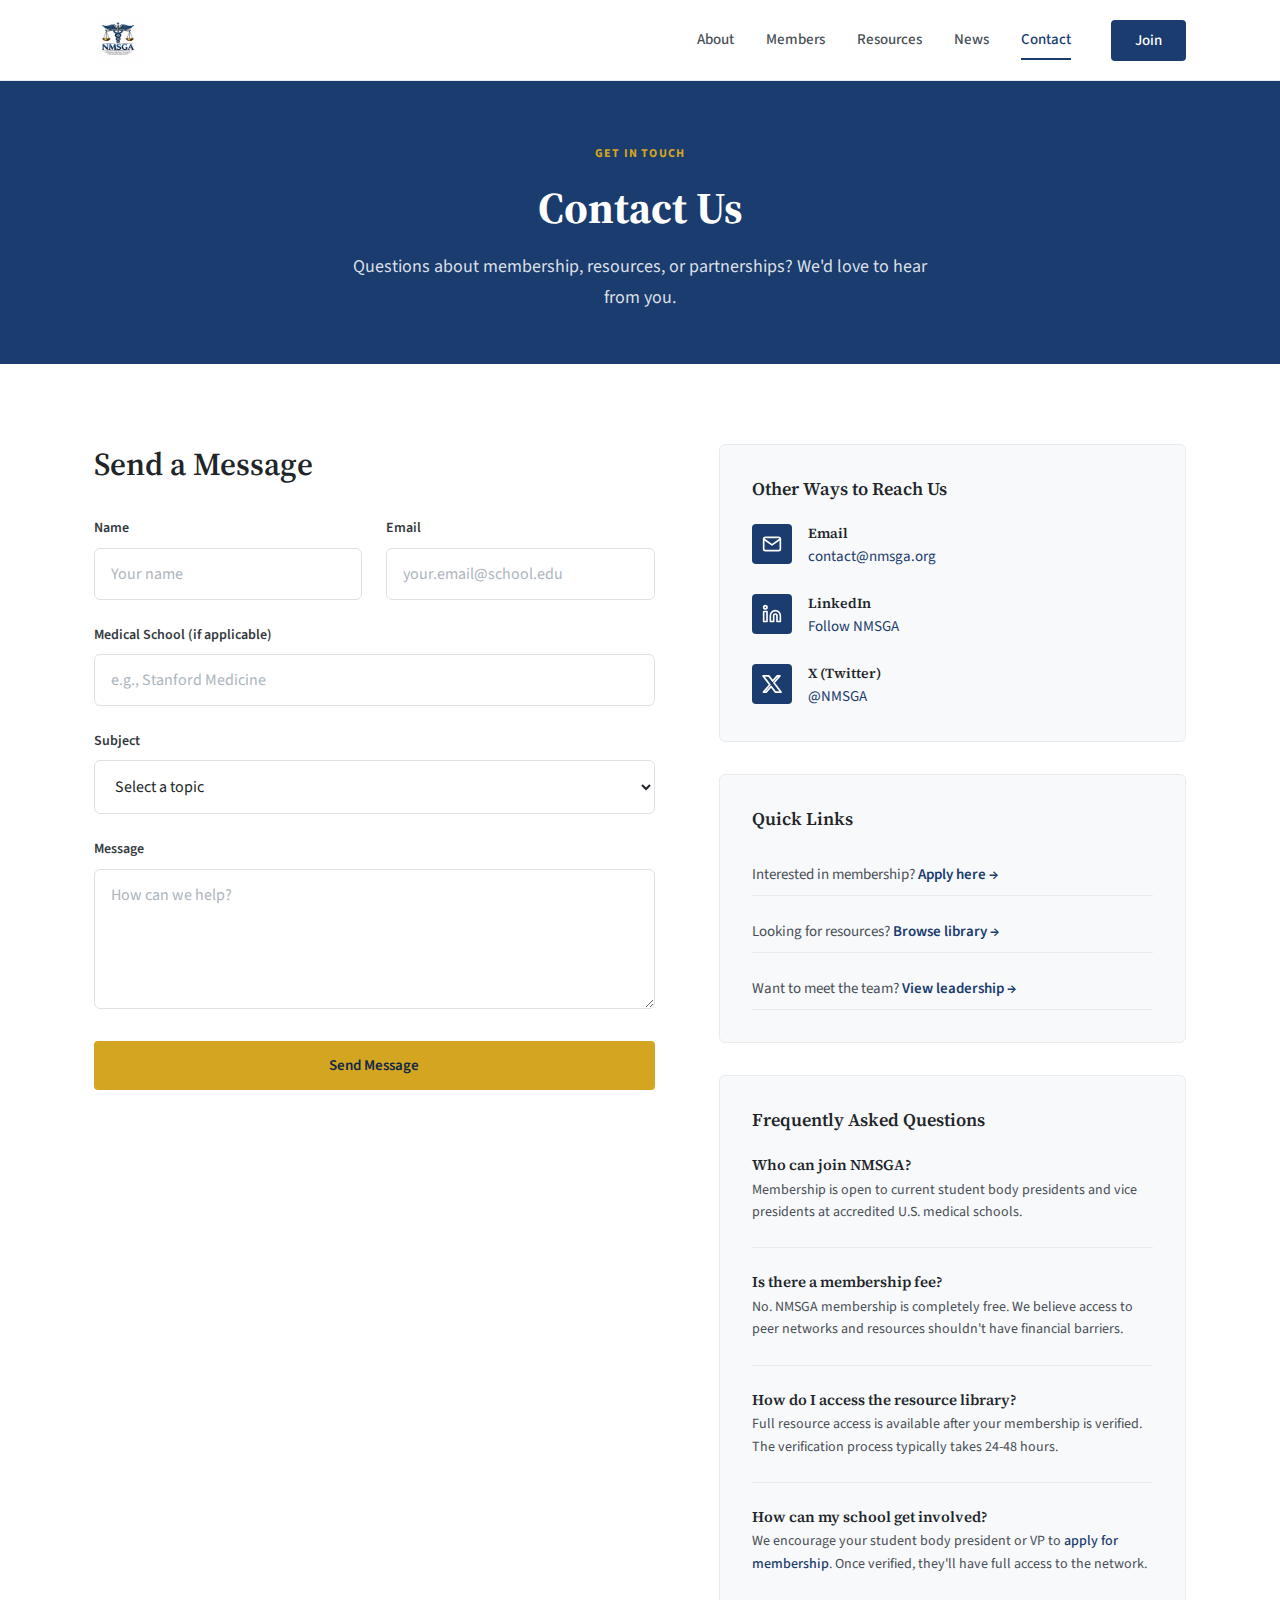
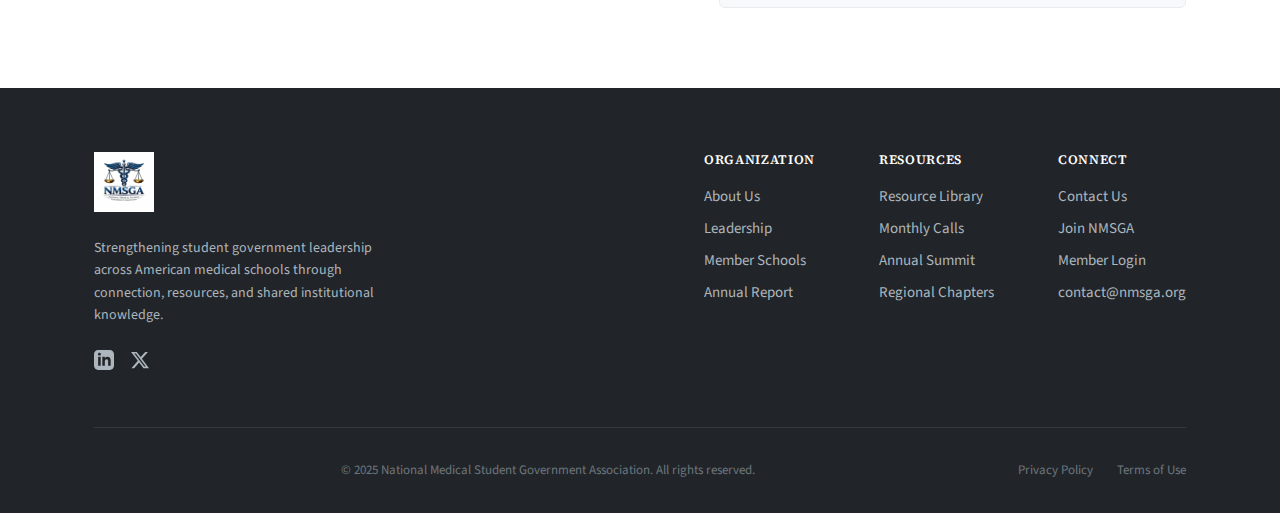
<file: contact.html>
<!DOCTYPE html>
<html lang="en">
<head>
    <meta charset="UTF-8">
    <meta name="viewport" content="width=device-width, initial-scale=1.0">
    <title>Contact — NMSGA</title>
    <meta name="description" content="Get in touch with NMSGA — questions about membership, resources, or partnerships.">
    <link rel="stylesheet" href="styles.css">
    <link rel="preconnect" href="https://fonts.googleapis.com">
    <link rel="preconnect" href="https://fonts.gstatic.com" crossorigin>
    <link href="https://fonts.googleapis.com/css2?family=Source+Sans+3:wght@400;500;600;700&family=Source+Serif+4:opsz,wght@8..60,400;8..60,600;8..60,700&display=swap" rel="stylesheet">
</head>
<body>
    <!-- Navigation -->
    <nav class="navbar">
        <div class="container nav-container">
            <a href="index.html" class="logo">
                <img src="logo.jpeg" alt="NMSGA Logo" class="logo-image">
            </a>
            <button class="mobile-menu-toggle" aria-label="Toggle menu">
                <span></span>
                <span></span>
                <span></span>
            </button>
            <ul class="nav-links">
                <li><a href="about.html">About</a></li>
                <li><a href="index.html#members">Members</a></li>
                <li><a href="resources.html">Resources</a></li>
                <li><a href="index.html#news">News</a></li>
                <li><a href="contact.html" class="active">Contact</a></li>
                <li><a href="join.html" class="btn btn-nav">Join</a></li>
            </ul>
        </div>
    </nav>

    <!-- Page Header -->
    <header class="page-header page-header-short">
        <div class="container">
            <span class="section-label">Get in Touch</span>
            <h1>Contact Us</h1>
            <p class="page-header-subtitle">Questions about membership, resources, or partnerships? We'd love to hear from you.</p>
        </div>
    </header>

    <!-- Contact Section -->
    <section class="section contact-section">
        <div class="container">
            <div class="contact-grid">
                <!-- Contact Form -->
                <div class="contact-form-wrapper">
                    <h2>Send a Message</h2>
                    <form action="https://formspree.io/f/mvzbqpjj" method="POST" class="contact-form" id="contact-form">
                        <div class="form-row">
                            <div class="form-group">
                                <label for="name">Name</label>
                                <input type="text" id="name" name="name" required placeholder="Your name">
                            </div>
                            <div class="form-group">
                                <label for="email">Email</label>
                                <input type="email" id="email" name="email" required placeholder="your.email@school.edu">
                            </div>
                        </div>
                        <div class="form-group">
                            <label for="school">Medical School (if applicable)</label>
                            <input type="text" id="school" name="school" placeholder="e.g., Stanford Medicine">
                        </div>
                        <div class="form-group">
                            <label for="subject">Subject</label>
                            <select id="subject" name="subject" required>
                                <option value="" disabled selected>Select a topic</option>
                                <option value="membership">Membership Inquiry</option>
                                <option value="resources">Resource Question</option>
                                <option value="summit">Annual Summit</option>
                                <option value="partnership">Partnership Opportunity</option>
                                <option value="media">Media/Press Inquiry</option>
                                <option value="other">Other</option>
                            </select>
                        </div>
                        <div class="form-group">
                            <label for="message">Message</label>
                            <textarea id="message" name="message" rows="5" required placeholder="How can we help?"></textarea>
                        </div>
                        <button type="submit" class="btn btn-primary btn-full">Send Message</button>
                    </form>

                    <!-- Success Message -->
                    <div class="contact-success" id="contact-success">
                        <div class="success-icon">
                            <svg xmlns="http://www.w3.org/2000/svg" width="32" height="32" viewBox="0 0 24 24" fill="none" stroke="currentColor" stroke-width="2" stroke-linecap="round" stroke-linejoin="round">
                                <polyline points="20 6 9 17 4 12"></polyline>
                            </svg>
                        </div>
                        <h3>Message Sent!</h3>
                        <p>Thank you for reaching out. We typically respond within 1-2 business days.</p>
                    </div>
                </div>

                <!-- Contact Info -->
                <div class="contact-info">
                    <div class="contact-info-card">
                        <h3>Other Ways to Reach Us</h3>

                        <div class="contact-method">
                            <div class="method-icon">
                                <svg xmlns="http://www.w3.org/2000/svg" width="20" height="20" viewBox="0 0 24 24" fill="none" stroke="currentColor" stroke-width="2" stroke-linecap="round" stroke-linejoin="round">
                                    <path d="M4 4h16c1.1 0 2 .9 2 2v12c0 1.1-.9 2-2 2H4c-1.1 0-2-.9-2-2V6c0-1.1.9-2 2-2z"></path>
                                    <polyline points="22,6 12,13 2,6"></polyline>
                                </svg>
                            </div>
                            <div class="method-content">
                                <h4>Email</h4>
                                <a href="mailto:contact@nmsga.org">contact@nmsga.org</a>
                            </div>
                        </div>

                        <div class="contact-method">
                            <div class="method-icon">
                                <svg xmlns="http://www.w3.org/2000/svg" width="20" height="20" viewBox="0 0 24 24" fill="none" stroke="currentColor" stroke-width="2" stroke-linecap="round" stroke-linejoin="round">
                                    <path d="M16 8a6 6 0 0 1 6 6v7h-4v-7a2 2 0 0 0-2-2 2 2 0 0 0-2 2v7h-4v-7a6 6 0 0 1 6-6z"></path>
                                    <rect x="2" y="9" width="4" height="12"></rect>
                                    <circle cx="4" cy="4" r="2"></circle>
                                </svg>
                            </div>
                            <div class="method-content">
                                <h4>LinkedIn</h4>
                                <a href="#">Follow NMSGA</a>
                            </div>
                        </div>

                        <div class="contact-method">
                            <div class="method-icon">
                                <svg xmlns="http://www.w3.org/2000/svg" width="20" height="20" viewBox="0 0 24 24" fill="none" stroke="currentColor" stroke-width="2" stroke-linecap="round" stroke-linejoin="round">
                                    <path d="M18.244 2.25h3.308l-7.227 8.26 8.502 11.24H16.17l-5.214-6.817L4.99 21.75H1.68l7.73-8.835L1.254 2.25H8.08l4.713 6.231z"/>
                                </svg>
                            </div>
                            <div class="method-content">
                                <h4>X (Twitter)</h4>
                                <a href="#">@NMSGA</a>
                            </div>
                        </div>
                    </div>

                    <div class="contact-info-card">
                        <h3>Quick Links</h3>
                        <ul class="quick-links">
                            <li><a href="join.html">Interested in membership? <span>Apply here →</span></a></li>
                            <li><a href="resources.html">Looking for resources? <span>Browse library →</span></a></li>
                            <li><a href="about.html#team">Want to meet the team? <span>View leadership →</span></a></li>
                        </ul>
                    </div>

                    <div class="contact-info-card contact-faq">
                        <h3>Frequently Asked Questions</h3>

                        <div class="faq-item">
                            <h4>Who can join NMSGA?</h4>
                            <p>Membership is open to current student body presidents and vice presidents at accredited U.S. medical schools.</p>
                        </div>

                        <div class="faq-item">
                            <h4>Is there a membership fee?</h4>
                            <p>No. NMSGA membership is completely free. We believe access to peer networks and resources shouldn't have financial barriers.</p>
                        </div>

                        <div class="faq-item">
                            <h4>How do I access the resource library?</h4>
                            <p>Full resource access is available after your membership is verified. The verification process typically takes 24-48 hours.</p>
                        </div>

                        <div class="faq-item">
                            <h4>How can my school get involved?</h4>
                            <p>We encourage your student body president or VP to <a href="join.html">apply for membership</a>. Once verified, they'll have full access to the network.</p>
                        </div>
                    </div>
                </div>
            </div>
        </div>
    </section>

    <!-- Footer -->
    <footer class="footer">
        <div class="container">
            <div class="footer-content">
                <div class="footer-brand">
                    <div class="footer-logo">
                        <img src="logo.jpeg" alt="NMSGA Logo" class="footer-logo-image">
                    </div>
                    <p class="footer-mission">Strengthening student government leadership across American medical schools through connection, resources, and shared institutional knowledge.</p>
                    <div class="footer-social">
                        <a href="#" aria-label="LinkedIn">
                            <svg xmlns="http://www.w3.org/2000/svg" width="20" height="20" viewBox="0 0 24 24" fill="currentColor">
                                <path d="M19 0h-14c-2.761 0-5 2.239-5 5v14c0 2.761 2.239 5 5 5h14c2.762 0 5-2.239 5-5v-14c0-2.761-2.238-5-5-5zm-11 19h-3v-11h3v11zm-1.5-12.268c-.966 0-1.75-.79-1.75-1.764s.784-1.764 1.75-1.764 1.75.79 1.75 1.764-.783 1.764-1.75 1.764zm13.5 12.268h-3v-5.604c0-3.368-4-3.113-4 0v5.604h-3v-11h3v1.765c1.396-2.586 7-2.777 7 2.476v6.759z"/>
                            </svg>
                        </a>
                        <a href="#" aria-label="Twitter">
                            <svg xmlns="http://www.w3.org/2000/svg" width="20" height="20" viewBox="0 0 24 24" fill="currentColor">
                                <path d="M18.244 2.25h3.308l-7.227 8.26 8.502 11.24H16.17l-5.214-6.817L4.99 21.75H1.68l7.73-8.835L1.254 2.25H8.08l4.713 6.231zm-1.161 17.52h1.833L7.084 4.126H5.117z"/>
                            </svg>
                        </a>
                    </div>
                </div>
                <div class="footer-links">
                    <div class="footer-column">
                        <h4>Organization</h4>
                        <a href="about.html">About Us</a>
                        <a href="about.html#team">Leadership</a>
                        <a href="about.html#all-members">Member Schools</a>
                        <a href="#">Annual Report</a>
                    </div>
                    <div class="footer-column">
                        <h4>Resources</h4>
                        <a href="resources.html">Resource Library</a>
                        <a href="#">Monthly Calls</a>
                        <a href="#">Annual Summit</a>
                        <a href="#">Regional Chapters</a>
                    </div>
                    <div class="footer-column">
                        <h4>Connect</h4>
                        <a href="contact.html">Contact Us</a>
                        <a href="join.html">Join NMSGA</a>
                        <a href="#">Member Login</a>
                        <a href="mailto:contact@nmsga.org">contact@nmsga.org</a>
                    </div>
                </div>
            </div>
            <div class="footer-bottom">
                <div class="footer-divider"></div>
                <div class="footer-bottom-content">
                    <p>&copy; 2025 National Medical Student Government Association. All rights reserved.</p>
                    <div class="footer-legal">
                        <a href="#">Privacy Policy</a>
                        <a href="#">Terms of Use</a>
                    </div>
                </div>
            </div>
        </div>
    </footer>

    <script>
        // Mobile menu toggle
        const mobileToggle = document.querySelector('.mobile-menu-toggle');
        const navLinks = document.querySelector('.nav-links');

        mobileToggle.addEventListener('click', function(e) {
            e.stopPropagation();
            this.classList.toggle('active');
            navLinks.classList.toggle('active');
        });

        document.addEventListener('click', function(e) {
            if (navLinks.classList.contains('active') &&
                !navLinks.contains(e.target) &&
                !mobileToggle.contains(e.target)) {
                navLinks.classList.remove('active');
                mobileToggle.classList.remove('active');
            }
        });

        document.addEventListener('keydown', function(e) {
            if (e.key === 'Escape' && navLinks.classList.contains('active')) {
                navLinks.classList.remove('active');
                mobileToggle.classList.remove('active');
            }
        });

        // Navbar background on scroll
        window.addEventListener('scroll', function() {
            const navbar = document.querySelector('.navbar');
            if (window.scrollY > 50) {
                navbar.classList.add('scrolled');
            } else {
                navbar.classList.remove('scrolled');
            }
        });

        // Contact form submission
        const contactForm = document.getElementById('contact-form');
        const contactSuccess = document.getElementById('contact-success');

        contactForm.addEventListener('submit', async function(e) {
            e.preventDefault();

            const button = contactForm.querySelector('button[type="submit"]');
            button.textContent = 'Sending...';
            button.disabled = true;

            try {
                const formData = new FormData(contactForm);
                await fetch(contactForm.action, {
                    method: 'POST',
                    body: formData,
                    headers: { 'Accept': 'application/json' }
                });

                contactForm.style.display = 'none';
                contactSuccess.style.display = 'block';
            } catch (error) {
                contactForm.style.display = 'none';
                contactSuccess.style.display = 'block';
            }
        });
    </script>
</body>
</html>
</file>
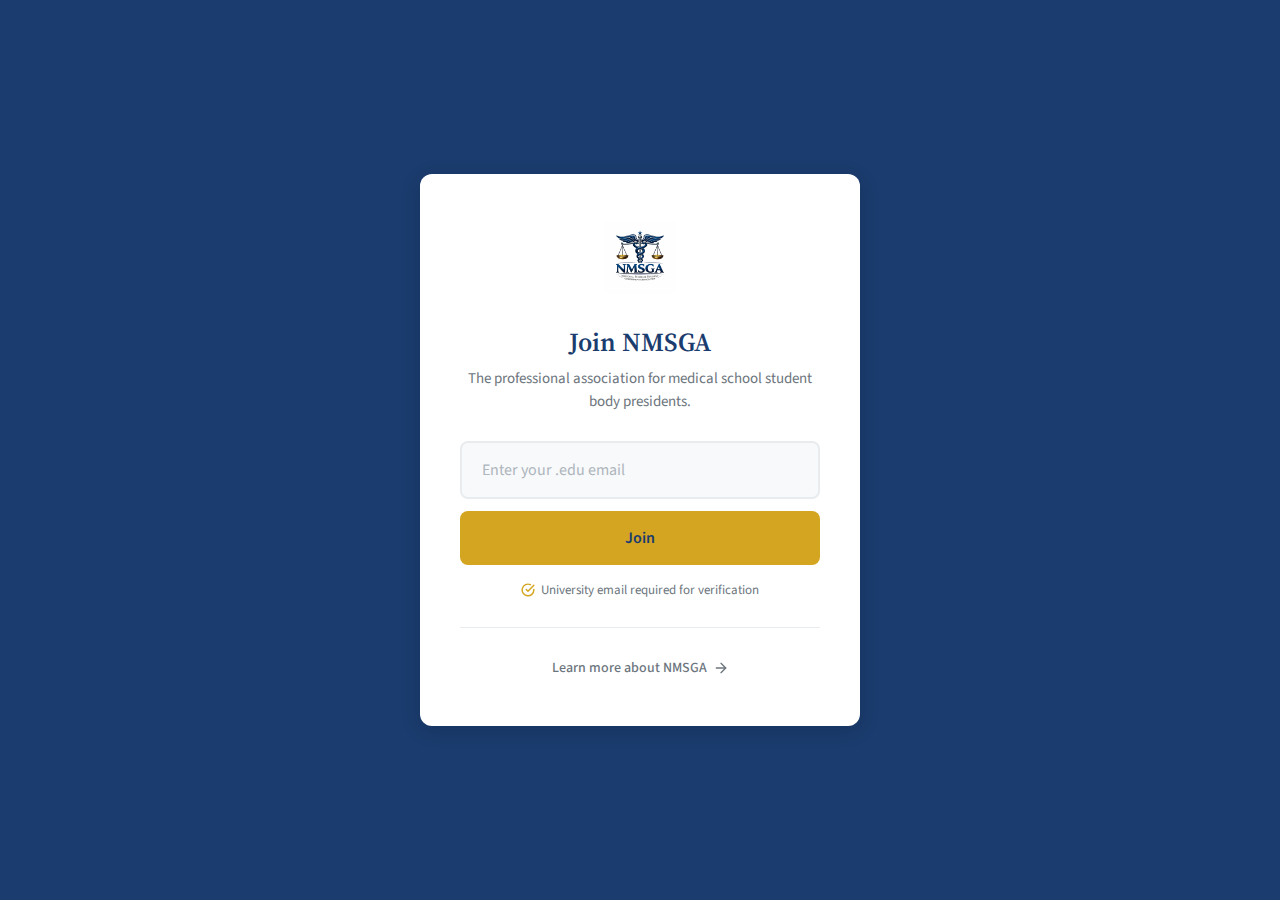
<file: join.html>
<!DOCTYPE html>
<html lang="en">
<head>
    <meta charset="UTF-8">
    <meta name="viewport" content="width=device-width, initial-scale=1.0">
    <title>Join NMSGA</title>
    <meta name="description" content="Join NMSGA — the professional association for medical school student body presidents.">
    <link rel="preconnect" href="https://fonts.googleapis.com">
    <link rel="preconnect" href="https://fonts.gstatic.com" crossorigin>
    <link href="https://fonts.googleapis.com/css2?family=Source+Sans+3:wght@400;500;600;700&family=Source+Serif+4:opsz,wght@8..60,400;8..60,600;8..60,700&display=swap" rel="stylesheet">
    <style>
        * {
            box-sizing: border-box;
            margin: 0;
            padding: 0;
        }

        body {
            font-family: 'Source Sans 3', -apple-system, BlinkMacSystemFont, sans-serif;
            min-height: 100vh;
            display: flex;
            align-items: center;
            justify-content: center;
            background: #1A3C6E;
            padding: 24px;
        }

        .card {
            background: #fff;
            border-radius: 12px;
            padding: 48px 40px;
            max-width: 440px;
            width: 100%;
            text-align: center;
            box-shadow: 0 4px 20px rgba(0, 0, 0, 0.15);
        }

        .logo {
            margin-bottom: 24px;
        }

        .logo img {
            height: 72px;
            width: auto;
        }

        h1 {
            font-family: 'Source Serif 4', Georgia, serif;
            color: #1A3C6E;
            font-size: 1.625rem;
            font-weight: 600;
            margin-bottom: 8px;
        }

        .tagline {
            color: #6C757D;
            font-size: 0.9375rem;
            line-height: 1.5;
            margin-bottom: 28px;
        }

        .form-group {
            margin-bottom: 16px;
        }

        .input-wrapper {
            margin-bottom: 12px;
        }

        .input-wrapper input {
            width: 100%;
            padding: 16px 20px;
            font-family: inherit;
            font-size: 1rem;
            border: 2px solid #E9ECEF;
            border-radius: 8px;
            background: #F8F9FA;
            color: #212529;
            transition: border-color 0.2s ease, background 0.2s ease;
        }

        .input-wrapper input:focus {
            outline: none;
            border-color: #1A3C6E;
            background: #fff;
        }

        .input-wrapper input::placeholder {
            color: #ADB5BD;
        }

        button {
            width: 100%;
            padding: 16px 24px;
            background: #D4A520;
            color: #1A3C6E;
            font-family: inherit;
            font-size: 1rem;
            font-weight: 600;
            border: none;
            border-radius: 8px;
            cursor: pointer;
            transition: background 0.2s ease;
        }

        button:hover {
            background: #E5B82A;
        }

        button:disabled {
            opacity: 0.7;
            cursor: not-allowed;
        }

        .hint {
            margin-top: 16px;
            display: flex;
            align-items: center;
            justify-content: center;
            gap: 6px;
            color: #6C757D;
            font-size: 0.8125rem;
        }

        .hint svg {
            color: #D4A520;
            flex-shrink: 0;
        }

        .divider {
            height: 1px;
            background: #E9ECEF;
            margin: 28px 0;
        }

        .home-link a {
            display: inline-flex;
            align-items: center;
            gap: 6px;
            color: #6C757D;
            font-size: 0.875rem;
            font-weight: 500;
            text-decoration: none;
            transition: color 0.2s ease;
        }

        .home-link a:hover {
            color: #1A3C6E;
        }

        /* Success state */
        .card.success .form-group,
        .card.success .hint {
            display: none;
        }

        .success-message {
            display: none;
        }

        .card.success .success-message {
            display: block;
        }

        .success-icon {
            width: 64px;
            height: 64px;
            background: #D4A520;
            border-radius: 50%;
            display: flex;
            align-items: center;
            justify-content: center;
            margin: 0 auto 16px;
        }

        .success-icon svg {
            color: #fff;
            width: 28px;
            height: 28px;
        }

        .success-message h2 {
            font-family: 'Source Serif 4', Georgia, serif;
            color: #1A3C6E;
            font-size: 1.25rem;
            margin-bottom: 8px;
        }

        .success-message p {
            color: #6C757D;
            font-size: 0.9375rem;
        }

        @media (max-width: 480px) {
            .card {
                padding: 36px 24px;
            }

            .logo img {
                height: 60px;
            }

            h1 {
                font-size: 1.375rem;
            }
        }
    </style>
</head>
<body>
    <div class="card" id="card">
        <div class="logo">
            <img src="logo.jpeg" alt="NMSGA">
        </div>

        <h1>Join NMSGA</h1>
        <p class="tagline">The professional association for medical school student body presidents.</p>

        <div class="form-group">
            <form action="https://formspree.io/f/mvzbqpjj" method="POST" id="signup-form">
                <div class="input-wrapper">
                    <input type="email" name="email" required placeholder="Enter your .edu email" autocomplete="email">
                </div>
                <button type="submit">Join</button>
            </form>
        </div>

        <p class="hint">
            <svg xmlns="http://www.w3.org/2000/svg" width="14" height="14" viewBox="0 0 24 24" fill="none" stroke="currentColor" stroke-width="2.5" stroke-linecap="round" stroke-linejoin="round">
                <path d="M22 11.08V12a10 10 0 1 1-5.93-9.14"></path>
                <polyline points="22 4 12 14.01 9 11.01"></polyline>
            </svg>
            University email required for verification
        </p>

        <div class="success-message">
            <div class="success-icon">
                <svg xmlns="http://www.w3.org/2000/svg" viewBox="0 0 24 24" fill="none" stroke="currentColor" stroke-width="2.5" stroke-linecap="round" stroke-linejoin="round">
                    <polyline points="20 6 9 17 4 12"></polyline>
                </svg>
            </div>
            <h2>You're on the list!</h2>
            <p>We'll reach out shortly with next steps.</p>
        </div>

        <div class="divider"></div>

        <div class="home-link">
            <a href="index.html">
                Learn more about NMSGA
                <svg xmlns="http://www.w3.org/2000/svg" width="16" height="16" viewBox="0 0 24 24" fill="none" stroke="currentColor" stroke-width="2" stroke-linecap="round" stroke-linejoin="round">
                    <line x1="5" y1="12" x2="19" y2="12"></line>
                    <polyline points="12 5 19 12 12 19"></polyline>
                </svg>
            </a>
        </div>
    </div>

    <script>
        const form = document.getElementById('signup-form');
        const card = document.getElementById('card');

        form.addEventListener('submit', async function(e) {
            e.preventDefault();

            const button = form.querySelector('button');
            button.textContent = 'Sending...';
            button.disabled = true;

            try {
                const formData = new FormData(form);
                await fetch(form.action, {
                    method: 'POST',
                    body: formData,
                    headers: { 'Accept': 'application/json' }
                });

                card.classList.add('success');
            } catch (error) {
                card.classList.add('success');
            }
        });
    </script>
</body>
</html>
</file>
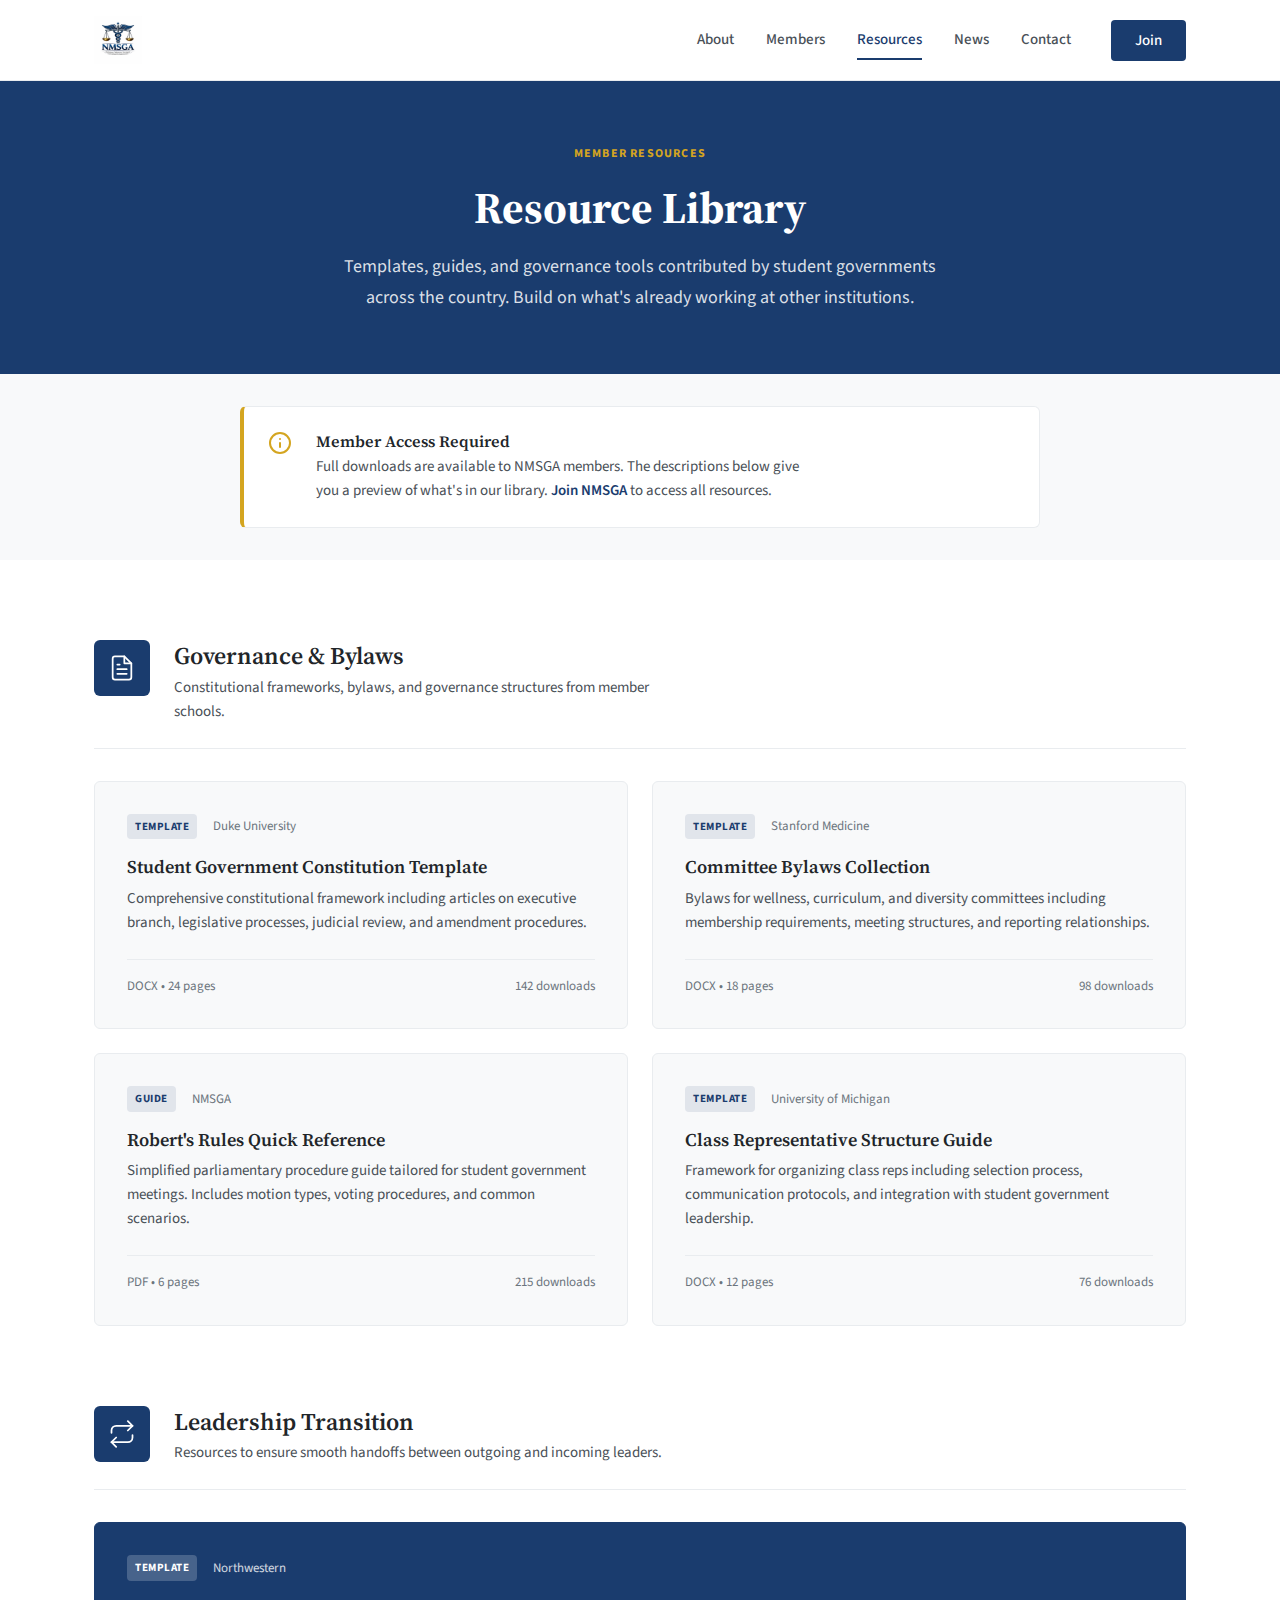
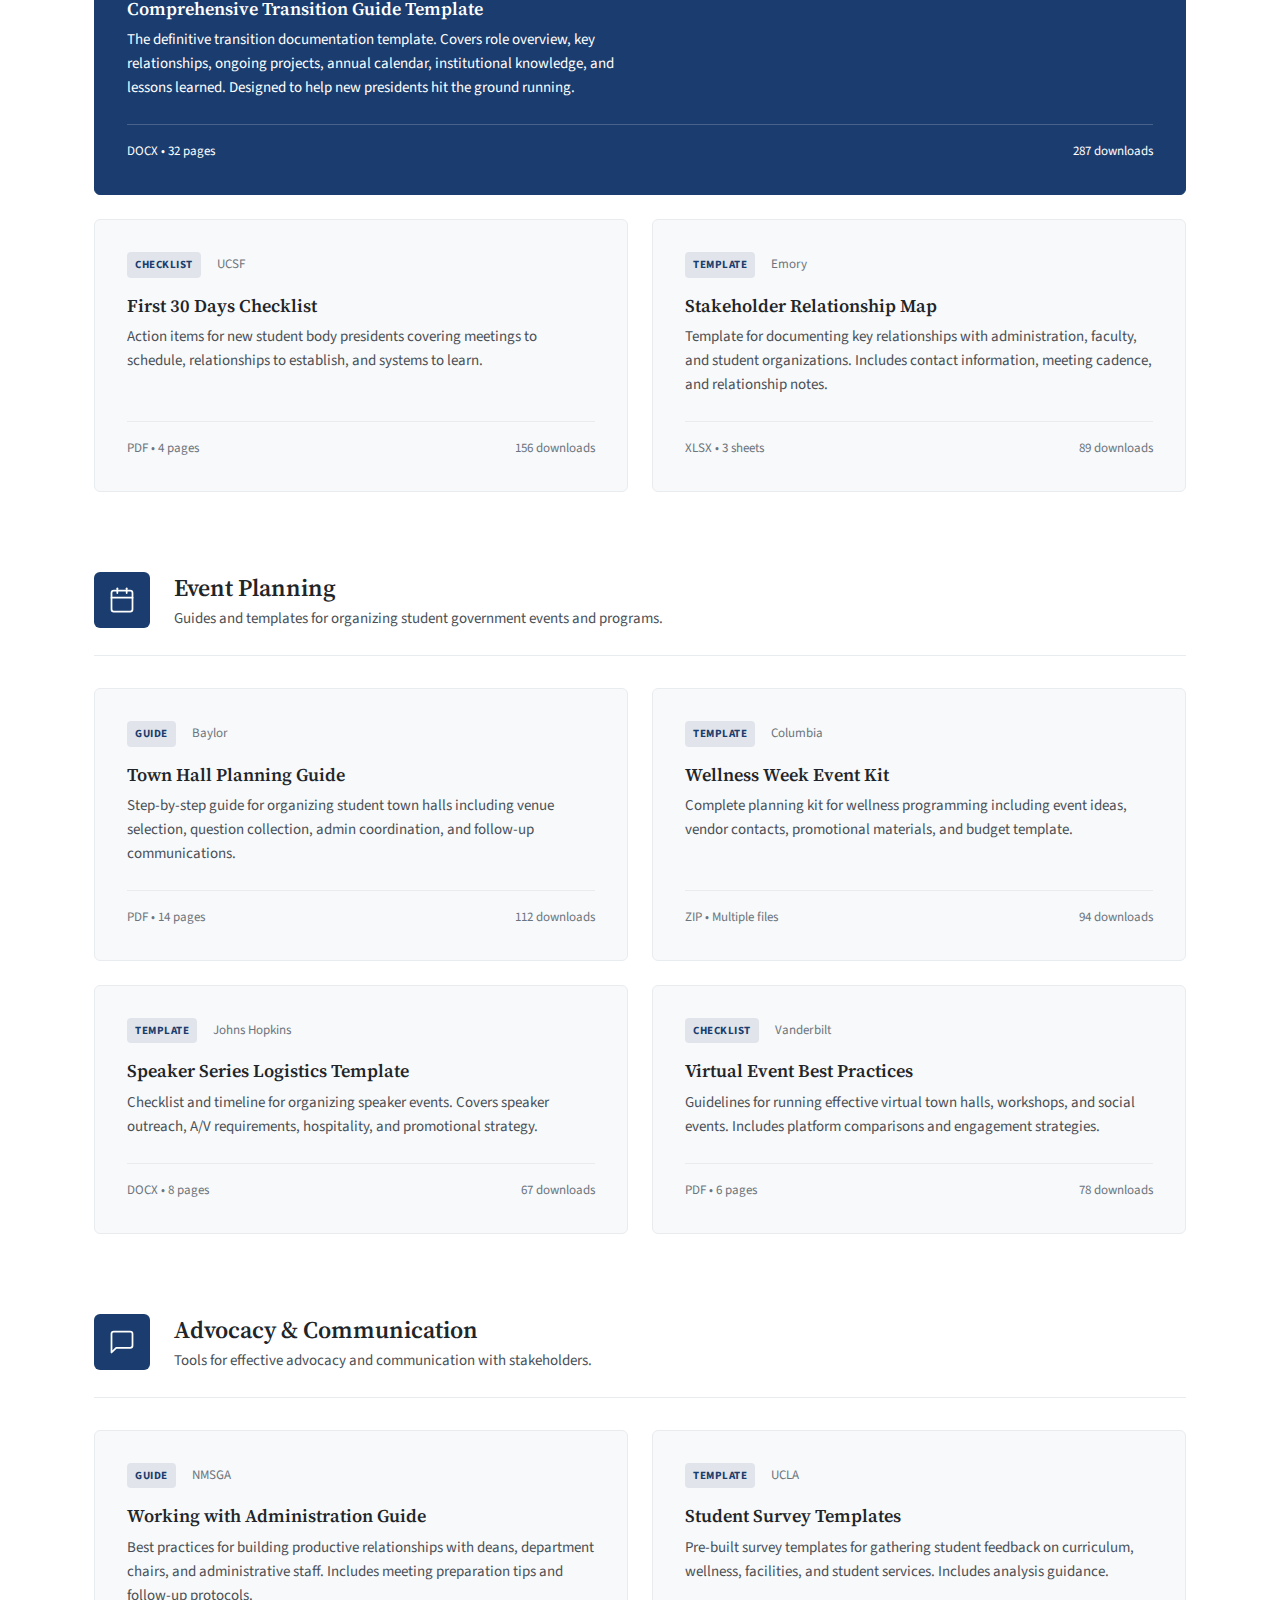
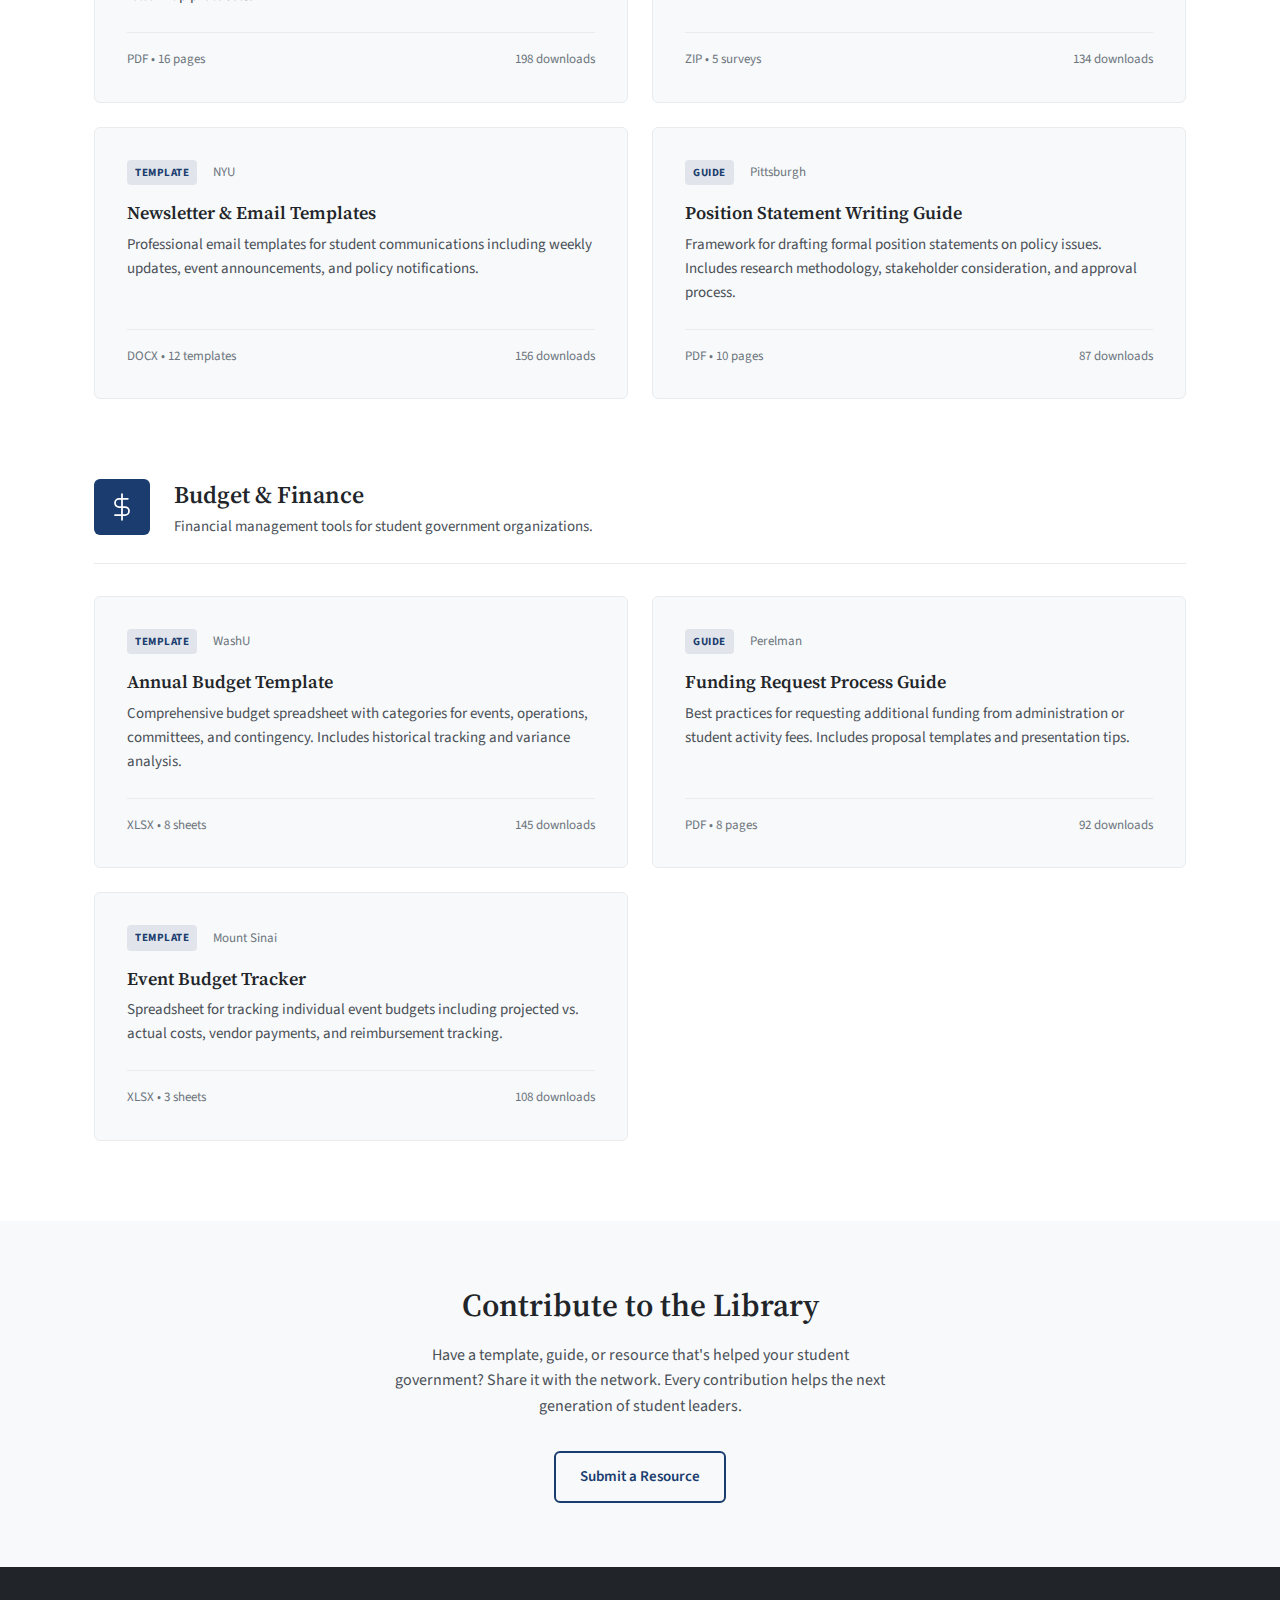
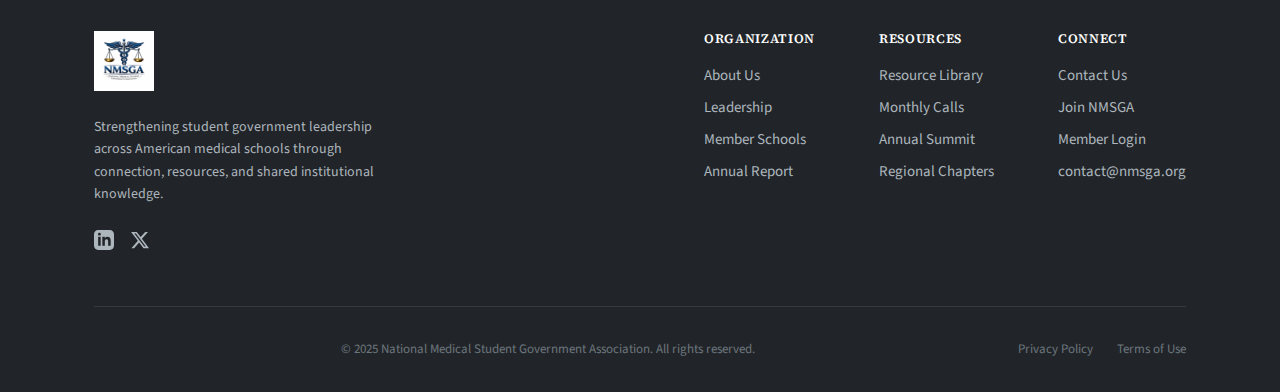
<file: resources.html>
<!DOCTYPE html>
<html lang="en">
<head>
    <meta charset="UTF-8">
    <meta name="viewport" content="width=device-width, initial-scale=1.0">
    <title>Resources — NMSGA</title>
    <meta name="description" content="Access NMSGA's resource library — templates, bylaws, event guides, and governance tools contributed by student governments across the country.">
    <link rel="stylesheet" href="styles.css">
    <link rel="preconnect" href="https://fonts.googleapis.com">
    <link rel="preconnect" href="https://fonts.gstatic.com" crossorigin>
    <link href="https://fonts.googleapis.com/css2?family=Source+Sans+3:wght@400;500;600;700&family=Source+Serif+4:opsz,wght@8..60,400;8..60,600;8..60,700&display=swap" rel="stylesheet">
</head>
<body>
    <!-- Navigation -->
    <nav class="navbar">
        <div class="container nav-container">
            <a href="index.html" class="logo">
                <img src="logo.jpeg" alt="NMSGA Logo" class="logo-image">
            </a>
            <button class="mobile-menu-toggle" aria-label="Toggle menu">
                <span></span>
                <span></span>
                <span></span>
            </button>
            <ul class="nav-links">
                <li><a href="about.html">About</a></li>
                <li><a href="index.html#members">Members</a></li>
                <li><a href="resources.html" class="active">Resources</a></li>
                <li><a href="index.html#news">News</a></li>
                <li><a href="contact.html">Contact</a></li>
                <li><a href="join.html" class="btn btn-nav">Join</a></li>
            </ul>
        </div>
    </nav>

    <!-- Page Header -->
    <header class="page-header">
        <div class="container">
            <span class="section-label">Member Resources</span>
            <h1>Resource Library</h1>
            <p class="page-header-subtitle">Templates, guides, and governance tools contributed by student governments across the country. Build on what's already working at other institutions.</p>
        </div>
    </header>

    <!-- Resource Access Notice -->
    <section class="section resource-notice-section">
        <div class="container">
            <div class="resource-notice">
                <div class="notice-icon">
                    <svg xmlns="http://www.w3.org/2000/svg" width="24" height="24" viewBox="0 0 24 24" fill="none" stroke="currentColor" stroke-width="2" stroke-linecap="round" stroke-linejoin="round">
                        <circle cx="12" cy="12" r="10"></circle>
                        <line x1="12" y1="16" x2="12" y2="12"></line>
                        <line x1="12" y1="8" x2="12.01" y2="8"></line>
                    </svg>
                </div>
                <div class="notice-content">
                    <h3>Member Access Required</h3>
                    <p>Full downloads are available to NMSGA members. The descriptions below give you a preview of what's in our library. <a href="join.html">Join NMSGA</a> to access all resources.</p>
                </div>
            </div>
        </div>
    </section>

    <!-- Resource Categories -->
    <section class="section resources-section">
        <div class="container">

            <!-- Governance Templates -->
            <div class="resource-category">
                <div class="category-header">
                    <div class="category-icon">
                        <svg xmlns="http://www.w3.org/2000/svg" width="28" height="28" viewBox="0 0 24 24" fill="none" stroke="currentColor" stroke-width="1.5" stroke-linecap="round" stroke-linejoin="round">
                            <path d="M14 2H6a2 2 0 0 0-2 2v16a2 2 0 0 0 2 2h12a2 2 0 0 0 2-2V8z"></path>
                            <polyline points="14 2 14 8 20 8"></polyline>
                            <line x1="16" y1="13" x2="8" y2="13"></line>
                            <line x1="16" y1="17" x2="8" y2="17"></line>
                            <polyline points="10 9 9 9 8 9"></polyline>
                        </svg>
                    </div>
                    <div class="category-info">
                        <h2>Governance & Bylaws</h2>
                        <p>Constitutional frameworks, bylaws, and governance structures from member schools.</p>
                    </div>
                </div>
                <div class="resource-grid">
                    <div class="resource-card">
                        <div class="resource-meta">
                            <span class="resource-type">Template</span>
                            <span class="resource-school">Duke University</span>
                        </div>
                        <h3>Student Government Constitution Template</h3>
                        <p>Comprehensive constitutional framework including articles on executive branch, legislative processes, judicial review, and amendment procedures.</p>
                        <div class="resource-footer">
                            <span class="resource-format">DOCX • 24 pages</span>
                            <span class="resource-downloads">142 downloads</span>
                        </div>
                    </div>
                    <div class="resource-card">
                        <div class="resource-meta">
                            <span class="resource-type">Template</span>
                            <span class="resource-school">Stanford Medicine</span>
                        </div>
                        <h3>Committee Bylaws Collection</h3>
                        <p>Bylaws for wellness, curriculum, and diversity committees including membership requirements, meeting structures, and reporting relationships.</p>
                        <div class="resource-footer">
                            <span class="resource-format">DOCX • 18 pages</span>
                            <span class="resource-downloads">98 downloads</span>
                        </div>
                    </div>
                    <div class="resource-card">
                        <div class="resource-meta">
                            <span class="resource-type">Guide</span>
                            <span class="resource-school">NMSGA</span>
                        </div>
                        <h3>Robert's Rules Quick Reference</h3>
                        <p>Simplified parliamentary procedure guide tailored for student government meetings. Includes motion types, voting procedures, and common scenarios.</p>
                        <div class="resource-footer">
                            <span class="resource-format">PDF • 6 pages</span>
                            <span class="resource-downloads">215 downloads</span>
                        </div>
                    </div>
                    <div class="resource-card">
                        <div class="resource-meta">
                            <span class="resource-type">Template</span>
                            <span class="resource-school">University of Michigan</span>
                        </div>
                        <h3>Class Representative Structure Guide</h3>
                        <p>Framework for organizing class reps including selection process, communication protocols, and integration with student government leadership.</p>
                        <div class="resource-footer">
                            <span class="resource-format">DOCX • 12 pages</span>
                            <span class="resource-downloads">76 downloads</span>
                        </div>
                    </div>
                </div>
            </div>

            <!-- Transition Resources -->
            <div class="resource-category">
                <div class="category-header">
                    <div class="category-icon">
                        <svg xmlns="http://www.w3.org/2000/svg" width="28" height="28" viewBox="0 0 24 24" fill="none" stroke="currentColor" stroke-width="1.5" stroke-linecap="round" stroke-linejoin="round">
                            <polyline points="17 1 21 5 17 9"></polyline>
                            <path d="M3 11V9a4 4 0 0 1 4-4h14"></path>
                            <polyline points="7 23 3 19 7 15"></polyline>
                            <path d="M21 13v2a4 4 0 0 1-4 4H3"></path>
                        </svg>
                    </div>
                    <div class="category-info">
                        <h2>Leadership Transition</h2>
                        <p>Resources to ensure smooth handoffs between outgoing and incoming leaders.</p>
                    </div>
                </div>
                <div class="resource-grid">
                    <div class="resource-card resource-featured">
                        <div class="resource-meta">
                            <span class="resource-type">Template</span>
                            <span class="resource-school">Northwestern</span>
                        </div>
                        <h3>Comprehensive Transition Guide Template</h3>
                        <p>The definitive transition documentation template. Covers role overview, key relationships, ongoing projects, annual calendar, institutional knowledge, and lessons learned. Designed to help new presidents hit the ground running.</p>
                        <div class="resource-footer">
                            <span class="resource-format">DOCX • 32 pages</span>
                            <span class="resource-downloads">287 downloads</span>
                        </div>
                    </div>
                    <div class="resource-card">
                        <div class="resource-meta">
                            <span class="resource-type">Checklist</span>
                            <span class="resource-school">UCSF</span>
                        </div>
                        <h3>First 30 Days Checklist</h3>
                        <p>Action items for new student body presidents covering meetings to schedule, relationships to establish, and systems to learn.</p>
                        <div class="resource-footer">
                            <span class="resource-format">PDF • 4 pages</span>
                            <span class="resource-downloads">156 downloads</span>
                        </div>
                    </div>
                    <div class="resource-card">
                        <div class="resource-meta">
                            <span class="resource-type">Template</span>
                            <span class="resource-school">Emory</span>
                        </div>
                        <h3>Stakeholder Relationship Map</h3>
                        <p>Template for documenting key relationships with administration, faculty, and student organizations. Includes contact information, meeting cadence, and relationship notes.</p>
                        <div class="resource-footer">
                            <span class="resource-format">XLSX • 3 sheets</span>
                            <span class="resource-downloads">89 downloads</span>
                        </div>
                    </div>
                </div>
            </div>

            <!-- Event Planning -->
            <div class="resource-category">
                <div class="category-header">
                    <div class="category-icon">
                        <svg xmlns="http://www.w3.org/2000/svg" width="28" height="28" viewBox="0 0 24 24" fill="none" stroke="currentColor" stroke-width="1.5" stroke-linecap="round" stroke-linejoin="round">
                            <rect x="3" y="4" width="18" height="18" rx="2" ry="2"></rect>
                            <line x1="16" y1="2" x2="16" y2="6"></line>
                            <line x1="8" y1="2" x2="8" y2="6"></line>
                            <line x1="3" y1="10" x2="21" y2="10"></line>
                        </svg>
                    </div>
                    <div class="category-info">
                        <h2>Event Planning</h2>
                        <p>Guides and templates for organizing student government events and programs.</p>
                    </div>
                </div>
                <div class="resource-grid">
                    <div class="resource-card">
                        <div class="resource-meta">
                            <span class="resource-type">Guide</span>
                            <span class="resource-school">Baylor</span>
                        </div>
                        <h3>Town Hall Planning Guide</h3>
                        <p>Step-by-step guide for organizing student town halls including venue selection, question collection, admin coordination, and follow-up communications.</p>
                        <div class="resource-footer">
                            <span class="resource-format">PDF • 14 pages</span>
                            <span class="resource-downloads">112 downloads</span>
                        </div>
                    </div>
                    <div class="resource-card">
                        <div class="resource-meta">
                            <span class="resource-type">Template</span>
                            <span class="resource-school">Columbia</span>
                        </div>
                        <h3>Wellness Week Event Kit</h3>
                        <p>Complete planning kit for wellness programming including event ideas, vendor contacts, promotional materials, and budget template.</p>
                        <div class="resource-footer">
                            <span class="resource-format">ZIP • Multiple files</span>
                            <span class="resource-downloads">94 downloads</span>
                        </div>
                    </div>
                    <div class="resource-card">
                        <div class="resource-meta">
                            <span class="resource-type">Template</span>
                            <span class="resource-school">Johns Hopkins</span>
                        </div>
                        <h3>Speaker Series Logistics Template</h3>
                        <p>Checklist and timeline for organizing speaker events. Covers speaker outreach, A/V requirements, hospitality, and promotional strategy.</p>
                        <div class="resource-footer">
                            <span class="resource-format">DOCX • 8 pages</span>
                            <span class="resource-downloads">67 downloads</span>
                        </div>
                    </div>
                    <div class="resource-card">
                        <div class="resource-meta">
                            <span class="resource-type">Checklist</span>
                            <span class="resource-school">Vanderbilt</span>
                        </div>
                        <h3>Virtual Event Best Practices</h3>
                        <p>Guidelines for running effective virtual town halls, workshops, and social events. Includes platform comparisons and engagement strategies.</p>
                        <div class="resource-footer">
                            <span class="resource-format">PDF • 6 pages</span>
                            <span class="resource-downloads">78 downloads</span>
                        </div>
                    </div>
                </div>
            </div>

            <!-- Advocacy & Communication -->
            <div class="resource-category">
                <div class="category-header">
                    <div class="category-icon">
                        <svg xmlns="http://www.w3.org/2000/svg" width="28" height="28" viewBox="0 0 24 24" fill="none" stroke="currentColor" stroke-width="1.5" stroke-linecap="round" stroke-linejoin="round">
                            <path d="M21 15a2 2 0 0 1-2 2H7l-4 4V5a2 2 0 0 1 2-2h14a2 2 0 0 1 2 2z"></path>
                        </svg>
                    </div>
                    <div class="category-info">
                        <h2>Advocacy & Communication</h2>
                        <p>Tools for effective advocacy and communication with stakeholders.</p>
                    </div>
                </div>
                <div class="resource-grid">
                    <div class="resource-card">
                        <div class="resource-meta">
                            <span class="resource-type">Guide</span>
                            <span class="resource-school">NMSGA</span>
                        </div>
                        <h3>Working with Administration Guide</h3>
                        <p>Best practices for building productive relationships with deans, department chairs, and administrative staff. Includes meeting preparation tips and follow-up protocols.</p>
                        <div class="resource-footer">
                            <span class="resource-format">PDF • 16 pages</span>
                            <span class="resource-downloads">198 downloads</span>
                        </div>
                    </div>
                    <div class="resource-card">
                        <div class="resource-meta">
                            <span class="resource-type">Template</span>
                            <span class="resource-school">UCLA</span>
                        </div>
                        <h3>Student Survey Templates</h3>
                        <p>Pre-built survey templates for gathering student feedback on curriculum, wellness, facilities, and student services. Includes analysis guidance.</p>
                        <div class="resource-footer">
                            <span class="resource-format">ZIP • 5 surveys</span>
                            <span class="resource-downloads">134 downloads</span>
                        </div>
                    </div>
                    <div class="resource-card">
                        <div class="resource-meta">
                            <span class="resource-type">Template</span>
                            <span class="resource-school">NYU</span>
                        </div>
                        <h3>Newsletter & Email Templates</h3>
                        <p>Professional email templates for student communications including weekly updates, event announcements, and policy notifications.</p>
                        <div class="resource-footer">
                            <span class="resource-format">DOCX • 12 templates</span>
                            <span class="resource-downloads">156 downloads</span>
                        </div>
                    </div>
                    <div class="resource-card">
                        <div class="resource-meta">
                            <span class="resource-type">Guide</span>
                            <span class="resource-school">Pittsburgh</span>
                        </div>
                        <h3>Position Statement Writing Guide</h3>
                        <p>Framework for drafting formal position statements on policy issues. Includes research methodology, stakeholder consideration, and approval process.</p>
                        <div class="resource-footer">
                            <span class="resource-format">PDF • 10 pages</span>
                            <span class="resource-downloads">87 downloads</span>
                        </div>
                    </div>
                </div>
            </div>

            <!-- Budget & Finance -->
            <div class="resource-category">
                <div class="category-header">
                    <div class="category-icon">
                        <svg xmlns="http://www.w3.org/2000/svg" width="28" height="28" viewBox="0 0 24 24" fill="none" stroke="currentColor" stroke-width="1.5" stroke-linecap="round" stroke-linejoin="round">
                            <line x1="12" y1="1" x2="12" y2="23"></line>
                            <path d="M17 5H9.5a3.5 3.5 0 0 0 0 7h5a3.5 3.5 0 0 1 0 7H6"></path>
                        </svg>
                    </div>
                    <div class="category-info">
                        <h2>Budget & Finance</h2>
                        <p>Financial management tools for student government organizations.</p>
                    </div>
                </div>
                <div class="resource-grid">
                    <div class="resource-card">
                        <div class="resource-meta">
                            <span class="resource-type">Template</span>
                            <span class="resource-school">WashU</span>
                        </div>
                        <h3>Annual Budget Template</h3>
                        <p>Comprehensive budget spreadsheet with categories for events, operations, committees, and contingency. Includes historical tracking and variance analysis.</p>
                        <div class="resource-footer">
                            <span class="resource-format">XLSX • 8 sheets</span>
                            <span class="resource-downloads">145 downloads</span>
                        </div>
                    </div>
                    <div class="resource-card">
                        <div class="resource-meta">
                            <span class="resource-type">Guide</span>
                            <span class="resource-school">Perelman</span>
                        </div>
                        <h3>Funding Request Process Guide</h3>
                        <p>Best practices for requesting additional funding from administration or student activity fees. Includes proposal templates and presentation tips.</p>
                        <div class="resource-footer">
                            <span class="resource-format">PDF • 8 pages</span>
                            <span class="resource-downloads">92 downloads</span>
                        </div>
                    </div>
                    <div class="resource-card">
                        <div class="resource-meta">
                            <span class="resource-type">Template</span>
                            <span class="resource-school">Mount Sinai</span>
                        </div>
                        <h3>Event Budget Tracker</h3>
                        <p>Spreadsheet for tracking individual event budgets including projected vs. actual costs, vendor payments, and reimbursement tracking.</p>
                        <div class="resource-footer">
                            <span class="resource-format">XLSX • 3 sheets</span>
                            <span class="resource-downloads">108 downloads</span>
                        </div>
                    </div>
                </div>
            </div>

        </div>
    </section>

    <!-- Contribute CTA -->
    <section class="section contribute-section">
        <div class="container">
            <div class="contribute-content">
                <h2>Contribute to the Library</h2>
                <p>Have a template, guide, or resource that's helped your student government? Share it with the network. Every contribution helps the next generation of student leaders.</p>
                <a href="contact.html" class="btn btn-outline">Submit a Resource</a>
            </div>
        </div>
    </section>

    <!-- Footer -->
    <footer class="footer">
        <div class="container">
            <div class="footer-content">
                <div class="footer-brand">
                    <div class="footer-logo">
                        <img src="logo.jpeg" alt="NMSGA Logo" class="footer-logo-image">
                    </div>
                    <p class="footer-mission">Strengthening student government leadership across American medical schools through connection, resources, and shared institutional knowledge.</p>
                    <div class="footer-social">
                        <a href="#" aria-label="LinkedIn">
                            <svg xmlns="http://www.w3.org/2000/svg" width="20" height="20" viewBox="0 0 24 24" fill="currentColor">
                                <path d="M19 0h-14c-2.761 0-5 2.239-5 5v14c0 2.761 2.239 5 5 5h14c2.762 0 5-2.239 5-5v-14c0-2.761-2.238-5-5-5zm-11 19h-3v-11h3v11zm-1.5-12.268c-.966 0-1.75-.79-1.75-1.764s.784-1.764 1.75-1.764 1.75.79 1.75 1.764-.783 1.764-1.75 1.764zm13.5 12.268h-3v-5.604c0-3.368-4-3.113-4 0v5.604h-3v-11h3v1.765c1.396-2.586 7-2.777 7 2.476v6.759z"/>
                            </svg>
                        </a>
                        <a href="#" aria-label="Twitter">
                            <svg xmlns="http://www.w3.org/2000/svg" width="20" height="20" viewBox="0 0 24 24" fill="currentColor">
                                <path d="M18.244 2.25h3.308l-7.227 8.26 8.502 11.24H16.17l-5.214-6.817L4.99 21.75H1.68l7.73-8.835L1.254 2.25H8.08l4.713 6.231zm-1.161 17.52h1.833L7.084 4.126H5.117z"/>
                            </svg>
                        </a>
                    </div>
                </div>
                <div class="footer-links">
                    <div class="footer-column">
                        <h4>Organization</h4>
                        <a href="about.html">About Us</a>
                        <a href="about.html#team">Leadership</a>
                        <a href="about.html#all-members">Member Schools</a>
                        <a href="#">Annual Report</a>
                    </div>
                    <div class="footer-column">
                        <h4>Resources</h4>
                        <a href="resources.html">Resource Library</a>
                        <a href="#">Monthly Calls</a>
                        <a href="#">Annual Summit</a>
                        <a href="#">Regional Chapters</a>
                    </div>
                    <div class="footer-column">
                        <h4>Connect</h4>
                        <a href="contact.html">Contact Us</a>
                        <a href="join.html">Join NMSGA</a>
                        <a href="#">Member Login</a>
                        <a href="mailto:contact@nmsga.org">contact@nmsga.org</a>
                    </div>
                </div>
            </div>
            <div class="footer-bottom">
                <div class="footer-divider"></div>
                <div class="footer-bottom-content">
                    <p>&copy; 2025 National Medical Student Government Association. All rights reserved.</p>
                    <div class="footer-legal">
                        <a href="#">Privacy Policy</a>
                        <a href="#">Terms of Use</a>
                    </div>
                </div>
            </div>
        </div>
    </footer>

    <script>
        // Mobile menu toggle
        const mobileToggle = document.querySelector('.mobile-menu-toggle');
        const navLinks = document.querySelector('.nav-links');

        mobileToggle.addEventListener('click', function(e) {
            e.stopPropagation();
            this.classList.toggle('active');
            navLinks.classList.toggle('active');
        });

        document.addEventListener('click', function(e) {
            if (navLinks.classList.contains('active') &&
                !navLinks.contains(e.target) &&
                !mobileToggle.contains(e.target)) {
                navLinks.classList.remove('active');
                mobileToggle.classList.remove('active');
            }
        });

        document.addEventListener('keydown', function(e) {
            if (e.key === 'Escape' && navLinks.classList.contains('active')) {
                navLinks.classList.remove('active');
                mobileToggle.classList.remove('active');
            }
        });

        // Navbar background on scroll
        window.addEventListener('scroll', function() {
            const navbar = document.querySelector('.navbar');
            if (window.scrollY > 50) {
                navbar.classList.add('scrolled');
            } else {
                navbar.classList.remove('scrolled');
            }
        });
    </script>
</body>
</html>
</file>
<file: styles.css>
/* ============================================
   NMSGA - National Medical Student Government Association
   Professional Medical Association Design
   Inspired by AAMC/AMA aesthetic
   ============================================ */

/* CSS Variables */
:root {
    /* Primary Colors - Professional Medical Blue */
    --color-primary: #1A3C6E;
    --color-primary-light: #2A5090;
    --color-primary-dark: #0F2847;

    /* Accent - Warm Gold (AAMC-inspired) */
    --color-accent: #D4A520;
    --color-accent-light: #E8B93A;
    --color-accent-dark: #B8901A;

    /* Neutrals */
    --color-white: #FFFFFF;
    --color-gray-50: #F8F9FA;
    --color-gray-100: #F1F3F5;
    --color-gray-200: #E9ECEF;
    --color-gray-300: #DEE2E6;
    --color-gray-400: #ADB5BD;
    --color-gray-500: #6C757D;
    --color-gray-600: #495057;
    --color-gray-700: #343A40;
    --color-gray-800: #212529;

    /* Typography */
    --font-heading: 'Source Serif 4', Georgia, 'Times New Roman', serif;
    --font-body: 'Source Sans 3', -apple-system, BlinkMacSystemFont, 'Segoe UI', sans-serif;

    /* Spacing */
    --space-xs: 0.25rem;
    --space-sm: 0.5rem;
    --space-md: 1rem;
    --space-lg: 1.5rem;
    --space-xl: 2rem;
    --space-2xl: 3rem;
    --space-3xl: 4rem;
    --space-4xl: 5rem;

    /* Border Radius */
    --radius-sm: 4px;
    --radius-md: 6px;

    /* Shadows */
    --shadow-sm: 0 1px 2px rgba(0, 0, 0, 0.05);
    --shadow-md: 0 4px 6px rgba(0, 0, 0, 0.07);
    --shadow-lg: 0 10px 20px rgba(0, 0, 0, 0.1);

    /* Transitions */
    --transition: 200ms ease;
}

/* Reset & Base */
*, *::before, *::after {
    box-sizing: border-box;
    margin: 0;
    padding: 0;
}

html {
    scroll-behavior: smooth;
    font-size: 16px;
}

body {
    font-family: var(--font-body);
    font-size: 1rem;
    font-weight: 400;
    line-height: 1.6;
    color: var(--color-gray-700);
    background-color: var(--color-white);
    -webkit-font-smoothing: antialiased;
}

/* Typography */
h1, h2, h3, h4, h5, h6 {
    font-family: var(--font-heading);
    font-weight: 600;
    color: var(--color-gray-800);
    line-height: 1.3;
}

h1 {
    font-size: clamp(2rem, 4vw, 2.75rem);
    font-weight: 700;
}

h2 {
    font-size: clamp(1.5rem, 3vw, 2rem);
}

h3 {
    font-size: 1.25rem;
}

p {
    max-width: 70ch;
}

a {
    color: var(--color-primary);
    text-decoration: none;
    transition: color var(--transition);
}

a:hover {
    color: var(--color-primary-light);
}

/* Container */
.container {
    max-width: 1140px;
    margin: 0 auto;
    padding: 0 var(--space-lg);
}

/* ============================================
   NAVIGATION - Clean, Professional
   ============================================ */

.navbar {
    position: fixed;
    top: 0;
    left: 0;
    right: 0;
    z-index: 1000;
    background: var(--color-white);
    border-bottom: 1px solid var(--color-gray-200);
    padding: var(--space-md) 0;
}

.nav-container {
    display: flex;
    align-items: center;
    justify-content: space-between;
}

.logo {
    display: flex;
    align-items: center;
}

.logo-image {
    height: 48px;
    width: auto;
}

.nav-links {
    display: flex;
    align-items: center;
    gap: var(--space-xl);
    list-style: none;
}

.nav-links a {
    font-size: 0.9375rem;
    font-weight: 500;
    color: var(--color-gray-600);
    padding: var(--space-sm) 0;
    border-bottom: 2px solid transparent;
    transition: all var(--transition);
}

.nav-links a:hover {
    color: var(--color-primary);
}

.nav-links a:not(.btn):hover {
    border-bottom-color: var(--color-primary);
}

/* Nav Button - Proper CTA Style */
.btn-nav {
    display: inline-block;
    background: var(--color-primary) !important;
    color: var(--color-white) !important;
    padding: 10px 24px !important;
    border-radius: 6px;
    font-weight: 600;
    font-size: 0.875rem;
    border: none !important;
    border-bottom: none !important;
    transition: all 0.2s ease;
    margin-left: 8px;
    line-height: 1.4;
}

.btn-nav:hover {
    background: var(--color-primary-light) !important;
    color: var(--color-white) !important;
}

/* Mobile Menu Toggle */
.mobile-menu-toggle {
    display: none;
    flex-direction: column;
    justify-content: space-between;
    width: 24px;
    height: 18px;
    background: transparent;
    border: none;
    cursor: pointer;
    padding: 0;
}

.mobile-menu-toggle span {
    display: block;
    width: 100%;
    height: 2px;
    background-color: var(--color-gray-700);
    transition: all var(--transition);
}

.mobile-menu-toggle.active span:nth-child(1) {
    transform: rotate(45deg) translate(5px, 5px);
}

.mobile-menu-toggle.active span:nth-child(2) {
    opacity: 0;
}

.mobile-menu-toggle.active span:nth-child(3) {
    transform: rotate(-45deg) translate(6px, -6px);
}

/* ============================================
   HERO SECTION - Clean, Professional
   ============================================ */

.hero {
    padding: 140px 0 0;
    background: var(--color-primary);
    position: relative;
}

.hero-pattern {
    display: none;
}

.hero-grid {
    display: grid;
    grid-template-columns: 1fr 380px;
    gap: var(--space-3xl);
    align-items: center;
    padding-bottom: var(--space-3xl);
}

.hero-content {
    text-align: left;
    position: relative;
    z-index: 1;
}

.hero-badge {
    display: inline-block;
    margin-bottom: var(--space-lg);
}

.badge-text {
    font-size: 0.75rem;
    font-weight: 600;
    text-transform: uppercase;
    letter-spacing: 0.1em;
    color: var(--color-accent);
    padding: var(--space-sm) var(--space-md);
    background: rgba(212, 165, 32, 0.15);
    border-radius: var(--radius-sm);
}

.hero h1 {
    color: var(--color-white);
    margin-bottom: var(--space-lg);
}

.hero h1 em {
    font-style: normal;
    color: var(--color-accent-light);
    display: block;
}

.hero-divider {
    display: none;
}

.hero-subtitle {
    font-size: 1.125rem;
    color: rgba(255, 255, 255, 0.85);
    max-width: 540px;
    margin-bottom: var(--space-xl);
    line-height: 1.7;
}

.hero-cta {
    display: flex;
    gap: var(--space-md);
    flex-wrap: wrap;
}

/* Hero Form - Above the fold signup */
.hero-form {
    max-width: 480px;
}

.hero-form-wrapper {
    display: flex;
    background: rgba(255, 255, 255, 0.97);
    border-radius: 12px;
    padding: 6px;
    box-shadow:
        0 4px 6px rgba(0, 0, 0, 0.1),
        0 10px 30px rgba(0, 0, 0, 0.15);
}

.hero-form-wrapper input {
    flex: 1;
    padding: 1rem 1.25rem;
    font-family: var(--font-body);
    font-size: 1rem;
    border: none;
    background: transparent;
    color: var(--color-gray-800);
    min-width: 0;
}

.hero-form-wrapper input:focus {
    outline: none;
}

.hero-form-wrapper input::placeholder {
    color: var(--color-gray-400);
}

.hero-form-wrapper .btn-hero-signup {
    padding: 1rem 1.75rem;
    background: var(--color-accent);
    color: var(--color-primary-dark);
    font-family: var(--font-body);
    font-size: 0.9375rem;
    font-weight: 600;
    border: none;
    border-radius: 6px;
    cursor: pointer;
    white-space: nowrap;
    transition: background 0.2s ease;
}

.hero-form-wrapper .btn-hero-signup:hover {
    background: var(--color-accent-light);
}

.hero-form-hint {
    display: flex;
    align-items: center;
    gap: 6px;
    margin-top: var(--space-md);
    margin-bottom: var(--space-xl);
    font-size: 0.8125rem;
    color: rgba(255, 255, 255, 0.7);
}

.hero-form-hint svg {
    color: var(--color-accent);
}

/* Success message styling */
.form-success {
    display: none;
    text-align: center;
    padding: var(--space-lg);
}

.form-success.show {
    display: block;
}

.form-success-icon {
    width: 56px;
    height: 56px;
    background: var(--color-accent);
    border-radius: 50%;
    display: flex;
    align-items: center;
    justify-content: center;
    margin: 0 auto var(--space-md);
}

.form-success-icon svg {
    color: #1A3C6E;
    width: 24px;
    height: 24px;
}

.form-success h3 {
    color: var(--color-white);
    font-size: 1.25rem;
    margin-bottom: var(--space-xs);
}

.form-success p {
    color: rgba(255, 255, 255, 0.8);
    font-size: 0.9375rem;
    margin-left: auto;
    margin-right: auto;
}

/* Hide form when success shows */
.hero-form.submitted .hero-form-wrapper,
.hero-form.submitted .hero-form-hint {
    display: none;
}

.hero-form.submitted .form-success {
    display: block;
}

.hero-scroll-indicator {
    display: none;
}

/* Hero Stats Card */
.hero-stats {
    position: relative;
    z-index: 1;
}

.hero-stats-card {
    background: rgba(255, 255, 255, 0.08);
    border: 1px solid rgba(255, 255, 255, 0.15);
    border-radius: 12px;
    padding: var(--space-xl);
    display: grid;
    grid-template-columns: 1fr 1fr;
    gap: var(--space-lg);
}

.hero-stat {
    text-align: center;
    padding: var(--space-md);
}

.hero-stat-number {
    display: block;
    font-family: var(--font-heading);
    font-size: 2.75rem;
    font-weight: 700;
    color: var(--color-white);
    line-height: 1;
    margin-bottom: var(--space-xs);
}

.hero-stat-label {
    font-size: 0.8125rem;
    color: rgba(255, 255, 255, 0.7);
    text-transform: uppercase;
    letter-spacing: 0.05em;
}

.hero-stats-note {
    text-align: center;
    margin-top: var(--space-lg);
    margin-left: auto;
    margin-right: auto;
    font-size: 0.875rem;
    color: rgba(255, 255, 255, 0.6);
    font-style: italic;
}

/* Hero Trust Bar */
.hero-trust-bar {
    background: rgba(0, 0, 0, 0.15);
    padding: var(--space-lg) 0;
    border-top: 1px solid rgba(255, 255, 255, 0.1);
}

.trust-label {
    font-size: 0.75rem;
    color: rgba(255, 255, 255, 0.5);
    text-transform: uppercase;
    letter-spacing: 0.08em;
    margin-left: auto;
    margin-right: auto;
    margin-bottom: var(--space-md);
    text-align: center;
}

.trust-schools {
    display: flex;
    justify-content: center;
    align-items: center;
    gap: var(--space-lg);
    flex-wrap: wrap;
}

.trust-schools span {
    font-size: 0.9375rem;
    font-weight: 500;
    color: rgba(255, 255, 255, 0.8);
}

.trust-schools .trust-more {
    color: var(--color-accent);
    font-weight: 600;
}

/* Buttons */
.btn {
    display: inline-flex;
    align-items: center;
    justify-content: center;
    padding: 0.875rem 1.75rem;
    font-family: var(--font-body);
    font-size: 0.9375rem;
    font-weight: 600;
    border-radius: var(--radius-sm);
    border: none;
    cursor: pointer;
    transition: all var(--transition);
}

.btn-primary {
    background: var(--color-accent);
    color: var(--color-primary-dark);
}

.btn-primary:hover {
    background: var(--color-accent-light);
}

.btn-secondary {
    background: transparent;
    color: var(--color-white);
    border: 2px solid rgba(255, 255, 255, 0.4);
}

.btn-secondary:hover {
    background: rgba(255, 255, 255, 0.1);
    border-color: rgba(255, 255, 255, 0.6);
    color: var(--color-white);
}

/* ============================================
   SECTIONS - Clean, Structured
   ============================================ */

.section {
    padding: var(--space-4xl) 0;
}

.section-header {
    text-align: center;
    max-width: 700px;
    margin: 0 auto var(--space-3xl);
}

.section-label {
    display: inline-block;
    font-size: 0.75rem;
    font-weight: 700;
    text-transform: uppercase;
    letter-spacing: 0.1em;
    color: var(--color-primary);
    margin-bottom: var(--space-md);
}

.section-header h2 {
    margin-bottom: var(--space-md);
    color: var(--color-gray-800);
}

.section-subtitle {
    font-size: 1.0625rem;
    color: var(--color-gray-600);
    line-height: 1.7;
    margin-left: auto;
    margin-right: auto;
}

/* ============================================
   ABOUT SECTION
   ============================================ */

.about-section {
    background: var(--color-gray-50);
}

.about-section::before {
    display: none;
}

.about-grid {
    display: grid;
    grid-template-columns: repeat(3, 1fr);
    gap: var(--space-xl);
}

.about-card {
    background: var(--color-white);
    padding: var(--space-xl);
    border-radius: var(--radius-md);
    box-shadow: var(--shadow-sm);
    border: 1px solid var(--color-gray-200);
    transition: all var(--transition);
}

.about-card:hover {
    box-shadow: var(--shadow-lg);
    transform: translateY(-4px);
}

.card-number {
    font-family: var(--font-heading);
    font-size: 2.5rem;
    font-weight: 600;
    color: var(--color-primary);
    opacity: 0.15;
    margin-bottom: var(--space-md);
    line-height: 1;
}

.card-content h3 {
    margin-bottom: var(--space-sm);
    color: var(--color-gray-800);
}

.card-content p {
    color: var(--color-gray-600);
    font-size: 0.9375rem;
    line-height: 1.7;
}

/* ============================================
   BENEFITS SECTION
   ============================================ */

.benefits-section {
    background: var(--color-white);
}

.benefits-section::before,
.benefits-section::after {
    display: none;
}

.benefits-grid {
    display: grid;
    grid-template-columns: repeat(2, 1fr);
    gap: var(--space-lg);
}

.benefit-item {
    display: flex;
    gap: var(--space-lg);
    padding: var(--space-xl);
    background: var(--color-gray-50);
    border-radius: var(--radius-md);
    border: 1px solid var(--color-gray-200);
    transition: all var(--transition);
}

.benefit-item:hover {
    border-color: var(--color-primary);
    box-shadow: var(--shadow-md);
}

.benefit-icon {
    width: 48px;
    height: 48px;
    display: flex;
    align-items: center;
    justify-content: center;
    background: var(--color-primary);
    border-radius: var(--radius-sm);
    color: var(--color-white);
    flex-shrink: 0;
}

.benefit-content h3 {
    margin-bottom: var(--space-xs);
    color: var(--color-gray-800);
}

.benefit-content p {
    color: var(--color-gray-600);
    font-size: 0.9375rem;
    line-height: 1.6;
}

/* ============================================
   JOIN SECTION - Clean, Professional
   ============================================ */

.join-section {
    background: var(--color-primary);
    padding: var(--space-4xl) 0;
}

.join-hero {
    text-align: center;
    max-width: 600px;
    margin: 0 auto;
    position: relative;
    z-index: 1;
}

.join-hero .section-label {
    color: var(--color-accent);
    margin-bottom: var(--space-md);
}

.join-hero h2 {
    color: var(--color-white);
    margin-bottom: var(--space-md);
    font-size: clamp(1.75rem, 4vw, 2.25rem);
}

.join-lead {
    font-size: 1.0625rem;
    color: rgba(255, 255, 255, 0.85);
    line-height: 1.7;
    margin-left: auto;
    margin-right: auto;
    margin-bottom: var(--space-xl);
}

/* Signup Form */
.signup-form {
    margin-bottom: var(--space-xl);
}

.signup-input-wrapper {
    display: flex;
    background: var(--color-white);
    border-radius: var(--radius-md);
    padding: 6px;
    box-shadow: var(--shadow-lg);
    max-width: 500px;
    margin: 0 auto;
}

.signup-input-wrapper input {
    flex: 1;
    padding: 0.875rem 1rem;
    font-family: var(--font-body);
    font-size: 1rem;
    border: none;
    background: transparent;
    color: var(--color-gray-800);
    min-width: 0;
}

.signup-input-wrapper input:focus {
    outline: none;
}

.signup-input-wrapper input::placeholder {
    color: var(--color-gray-400);
}

.btn-signup {
    padding: 0.875rem 1.5rem;
    background: var(--color-accent);
    color: var(--color-primary-dark);
    font-family: var(--font-body);
    font-size: 0.9375rem;
    font-weight: 600;
    border: none;
    border-radius: 8px;
    cursor: pointer;
    white-space: nowrap;
    transition: background 0.2s ease;
}

.btn-signup:hover {
    background: var(--color-accent-light);
}

/* Join section form success */
.signup-form.submitted .signup-input-wrapper,
.signup-form.submitted .signup-hint {
    display: none;
}

.signup-form .form-success {
    display: none;
}

.signup-form.submitted .form-success {
    display: block;
}

.signup-hint {
    display: flex;
    align-items: center;
    justify-content: center;
    gap: var(--space-sm);
    margin-top: var(--space-md);
    font-size: 0.8125rem;
    color: rgba(255, 255, 255, 0.7);
}

.signup-hint svg {
    color: var(--color-accent);
}

/* Join Benefits */
.join-benefits {
    display: flex;
    justify-content: center;
    gap: var(--space-xl);
    padding-top: var(--space-xl);
    border-top: 1px solid rgba(255, 255, 255, 0.15);
}

.join-benefit {
    display: flex;
    align-items: center;
    gap: var(--space-sm);
    color: rgba(255, 255, 255, 0.9);
    font-size: 0.875rem;
    font-weight: 500;
}

.benefit-check {
    display: flex;
    align-items: center;
    justify-content: center;
    width: 20px;
    height: 20px;
    background: var(--color-accent);
    border-radius: 50%;
    color: var(--color-gray-800);
}

.benefit-check svg {
    width: 12px;
    height: 12px;
}

/* ============================================
   FOOTER
   ============================================ */

.footer {
    background: var(--color-gray-800);
    color: var(--color-gray-400);
    padding: var(--space-3xl) 0 var(--space-xl);
}

.footer-content {
    display: flex;
    justify-content: space-between;
    align-items: flex-start;
    padding-bottom: var(--space-2xl);
    border-bottom: 1px solid var(--color-gray-700);
    margin-bottom: var(--space-xl);
}

.footer-brand {
    max-width: 300px;
}

.footer-logo {
    margin-bottom: var(--space-md);
}

.footer-logo-image {
    height: 60px;
    width: auto;
}

.footer-mission {
    font-size: 0.875rem;
    color: var(--color-gray-400);
    line-height: 1.6;
    margin-top: var(--space-md);
    margin-left: auto;
    margin-right: auto;
}

.footer-links {
    display: flex;
    gap: var(--space-3xl);
}

.footer-column h4 {
    font-size: 0.8125rem;
    font-weight: 600;
    text-transform: uppercase;
    letter-spacing: 0.05em;
    color: var(--color-white);
    margin-bottom: var(--space-md);
}

.footer-column a {
    display: block;
    font-size: 0.9375rem;
    color: var(--color-gray-400);
    margin-bottom: var(--space-sm);
    transition: color var(--transition);
}

.footer-column a:hover {
    color: var(--color-white);
}

.footer-bottom {
    text-align: center;
}

.footer-divider {
    display: none;
}

.footer-bottom p {
    font-size: 0.8125rem;
    color: var(--color-gray-500);
    margin-left: auto;
    margin-right: auto;
}

/* ============================================
   RESPONSIVE
   ============================================ */

@media (max-width: 1024px) {
    .about-grid {
        grid-template-columns: 1fr 1fr;
    }

    .about-card:nth-child(3) {
        grid-column: span 2;
        max-width: 50%;
        margin: 0 auto;
    }
}

@media (max-width: 1024px) {
    .hero-grid {
        grid-template-columns: 1fr 320px;
        gap: var(--space-xl);
    }

    .hero-stat-number {
        font-size: 2.25rem;
    }
}

@media (max-width: 768px) {
    .mobile-menu-toggle {
        display: flex;
        position: relative;
        z-index: 1001;
    }

    .nav-links {
        position: fixed;
        top: 0;
        right: -100%;
        width: 280px;
        height: 100vh;
        flex-direction: column;
        background: var(--color-white);
        padding: 80px var(--space-xl) var(--space-xl);
        box-shadow: var(--shadow-lg);
        transition: right var(--transition);
        gap: 0;
        z-index: 1000;
    }

    .nav-links.active {
        right: 0;
    }

    /* Dark backdrop overlay when nav is open */
    .nav-links.active::before {
        content: '';
        position: fixed;
        top: 0;
        left: 0;
        right: 280px;
        bottom: 0;
        background: rgba(0, 0, 0, 0.3);
    }

    .nav-links li {
        width: 100%;
    }

    .nav-links a:not(.btn) {
        display: block;
        padding: var(--space-md) 0;
        border-bottom: 1px solid var(--color-gray-100);
    }

    .nav-links .btn-nav {
        margin-top: var(--space-lg);
        width: 100%;
        text-align: center;
        justify-content: center;
    }

    .hero {
        padding: 120px 0 0;
    }

    .hero-grid {
        grid-template-columns: 1fr;
        gap: var(--space-xl);
        padding-bottom: var(--space-xl);
    }

    .hero-stats {
        order: -1;
    }

    .hero-stats-card {
        grid-template-columns: repeat(4, 1fr);
        gap: var(--space-sm);
        padding: var(--space-lg);
    }

    .hero-stat {
        padding: var(--space-sm);
    }

    .hero-stat-number {
        font-size: 1.75rem;
    }

    .hero-stat-label {
        font-size: 0.6875rem;
    }

    .hero-stats-note {
        display: none;
    }

    .trust-schools {
        gap: var(--space-md);
    }

    .trust-schools span {
        font-size: 0.8125rem;
    }

    .section {
        padding: var(--space-3xl) 0;
    }

    .about-grid {
        grid-template-columns: 1fr;
    }

    .about-card:nth-child(3) {
        grid-column: auto;
        max-width: 100%;
    }

    .benefits-grid {
        grid-template-columns: 1fr;
    }

    .signup-input-wrapper {
        flex-direction: column;
        gap: var(--space-sm);
        padding: var(--space-sm);
    }

    .signup-input-wrapper input {
        text-align: center;
    }

    .btn-signup {
        width: 100%;
    }

    .hero-form-wrapper {
        flex-direction: column;
        gap: var(--space-sm);
        padding: var(--space-sm);
    }

    .hero-form-wrapper input {
        text-align: center;
    }

    .hero-form-wrapper .btn-hero-signup {
        width: 100%;
    }

    .join-benefits {
        flex-direction: column;
        align-items: center;
        gap: var(--space-md);
    }

    .footer-content {
        flex-direction: column;
        align-items: center;
        text-align: center;
        gap: var(--space-xl);
    }

    .footer-logo {
        display: flex;
        justify-content: center;
    }

    .footer-links {
        flex-direction: column;
        gap: var(--space-xl);
    }

    .logo-image {
        height: 40px;
    }
}

@media (max-width: 480px) {
    .hero h1 {
        font-size: 1.75rem;
    }

    .hero-cta {
        flex-direction: column;
    }

    .hero-cta .btn {
        width: 100%;
    }

    .about-card {
        padding: var(--space-lg);
    }

    .benefit-item {
        flex-direction: column;
        text-align: center;
        padding: var(--space-lg);
    }

    .benefit-icon {
        margin: 0 auto;
    }
}

/* Accessibility */
@media (prefers-reduced-motion: reduce) {
    *, *::before, *::after {
        animation-duration: 0.01ms !important;
        transition-duration: 0.01ms !important;
    }
    html {
        scroll-behavior: auto;
    }
}

a:focus-visible,
button:focus-visible,
input:focus-visible {
    outline: 2px solid var(--color-primary);
    outline-offset: 2px;
}

::selection {
    background: var(--color-primary);
    color: var(--color-white);
}

/* ============================================
   STATS BAR
   ============================================ */

.stats-bar {
    background: var(--color-gray-50);
    padding: var(--space-2xl) 0;
    border-bottom: 1px solid var(--color-gray-200);
}

.stats-grid {
    display: grid;
    grid-template-columns: repeat(4, 1fr);
    gap: var(--space-xl);
    text-align: center;
}

.stat-item {
    padding: var(--space-md);
}

.stat-number {
    display: block;
    font-family: var(--font-heading);
    font-size: 2.5rem;
    font-weight: 700;
    color: var(--color-primary);
    line-height: 1;
    margin-bottom: var(--space-xs);
}

.stat-label {
    font-size: 0.875rem;
    color: var(--color-gray-600);
    text-transform: uppercase;
    letter-spacing: 0.05em;
}

/* ============================================
   MEMBER SCHOOLS SECTION
   ============================================ */

.members-section {
    background: var(--color-white);
}

.members-grid {
    display: grid;
    grid-template-columns: repeat(4, 1fr);
    gap: var(--space-md);
    margin-bottom: var(--space-xl);
}

.member-school {
    background: var(--color-gray-50);
    padding: var(--space-md) var(--space-lg);
    border-radius: var(--radius-md);
    font-size: 0.875rem;
    color: var(--color-gray-700);
    text-align: center;
    border: 1px solid var(--color-gray-200);
}

.members-note {
    text-align: center;
    color: var(--color-gray-500);
    font-size: 0.9375rem;
    margin-left: auto;
    margin-right: auto;
    margin-bottom: var(--space-xl);
}

.members-cta {
    text-align: center;
}

/* ============================================
   TESTIMONIALS SECTION
   ============================================ */

.testimonials-section {
    background: var(--color-gray-50);
}

.testimonials-grid {
    display: grid;
    grid-template-columns: repeat(3, 1fr);
    gap: var(--space-xl);
}

.testimonial-card {
    background: var(--color-white);
    padding: var(--space-xl);
    border-radius: var(--radius-md);
    border: 1px solid var(--color-gray-200);
    display: flex;
    flex-direction: column;
}

.testimonial-content {
    flex: 1;
    margin-bottom: var(--space-lg);
}

.testimonial-content p {
    font-size: 1rem;
    line-height: 1.7;
    color: var(--color-gray-700);
    font-style: italic;
}

.testimonial-content p::before {
    content: '"';
    font-family: var(--font-heading);
    font-size: 2rem;
    color: var(--color-accent);
    line-height: 0;
    vertical-align: -0.4em;
    margin-right: 0.1em;
}

.testimonial-author {
    border-top: 1px solid var(--color-gray-200);
    padding-top: var(--space-md);
}

.author-info {
    display: flex;
    flex-direction: column;
    gap: 2px;
}

.author-name {
    font-weight: 600;
    color: var(--color-gray-800);
}

.author-role {
    font-size: 0.875rem;
    color: var(--color-gray-600);
}

.author-school {
    font-size: 0.8125rem;
    color: var(--color-primary);
    font-weight: 500;
}

/* ============================================
   NEWS SECTION
   ============================================ */

.news-section {
    background: var(--color-white);
}

.news-grid {
    display: grid;
    grid-template-columns: repeat(2, 1fr);
    gap: var(--space-xl);
    margin-bottom: var(--space-xl);
}

.news-card {
    background: var(--color-gray-50);
    padding: var(--space-xl);
    border-radius: var(--radius-md);
    border: 1px solid var(--color-gray-200);
}

.news-card.news-featured {
    grid-column: span 2;
    background: var(--color-primary);
    border-color: var(--color-primary);
}

.news-card.news-featured .news-date,
.news-card.news-featured h3,
.news-card.news-featured p {
    color: var(--color-white);
}

.news-card.news-featured .news-date {
    opacity: 0.8;
}

.news-card.news-featured .news-link {
    color: var(--color-accent);
}

.news-date {
    font-size: 0.8125rem;
    color: var(--color-gray-500);
    margin-bottom: var(--space-sm);
    text-transform: uppercase;
    letter-spacing: 0.03em;
}

.news-card h3 {
    font-family: var(--font-heading);
    font-size: 1.25rem;
    color: var(--color-gray-800);
    margin-bottom: var(--space-sm);
}

.news-card p {
    font-size: 0.9375rem;
    color: var(--color-gray-600);
    line-height: 1.6;
    margin-bottom: var(--space-md);
}

.news-link {
    font-size: 0.875rem;
    font-weight: 600;
    color: var(--color-primary);
    text-decoration: none;
}

.news-link:hover {
    text-decoration: underline;
}

.news-cta {
    text-align: center;
}

/* ============================================
   LEADERSHIP SECTION
   ============================================ */

.leadership-section {
    background: var(--color-gray-50);
}

.leadership-grid {
    display: grid;
    grid-template-columns: repeat(4, 1fr);
    gap: var(--space-xl);
    margin-bottom: var(--space-xl);
}

.leader-card {
    background: var(--color-white);
    padding: var(--space-xl);
    border-radius: var(--radius-md);
    border: 1px solid var(--color-gray-200);
    text-align: center;
}

.leader-info h3 {
    font-family: var(--font-heading);
    font-size: 1.125rem;
    color: var(--color-gray-800);
    margin-bottom: var(--space-xs);
}

.leader-role {
    display: block;
    font-size: 0.875rem;
    font-weight: 600;
    color: var(--color-primary);
    margin-bottom: 2px;
}

.leader-school {
    display: block;
    font-size: 0.8125rem;
    color: var(--color-gray-500);
    margin-bottom: var(--space-md);
}

.leader-info p {
    font-size: 0.875rem;
    color: var(--color-gray-600);
    line-height: 1.6;
}

.leadership-cta {
    text-align: center;
}

/* ============================================
   BUTTONS - Outline variant
   ============================================ */

.btn-outline {
    background: transparent;
    color: var(--color-primary);
    border: 2px solid var(--color-primary);
    padding: 0.75rem 1.5rem;
    font-family: var(--font-body);
    font-size: 0.9375rem;
    font-weight: 600;
    border-radius: var(--radius-md);
    cursor: pointer;
    text-decoration: none;
    display: inline-block;
    transition: all var(--transition);
}

.btn-outline:hover {
    background: var(--color-primary);
    color: var(--color-white);
}

/* ============================================
   FOOTER ENHANCEMENTS
   ============================================ */

.footer-social {
    display: flex;
    gap: var(--space-md);
    margin-top: var(--space-lg);
}

.footer-social a {
    color: var(--color-gray-400);
    transition: color var(--transition);
}

.footer-social a:hover {
    color: var(--color-white);
}

.footer-bottom-content {
    display: flex;
    justify-content: space-between;
    align-items: center;
    flex-wrap: wrap;
    gap: var(--space-md);
}

.footer-legal {
    display: flex;
    gap: var(--space-lg);
}

.footer-legal a {
    font-size: 0.8125rem;
    color: var(--color-gray-500);
    text-decoration: none;
    transition: color var(--transition);
}

.footer-legal a:hover {
    color: var(--color-gray-300);
}

/* ============================================
   RESPONSIVE - New Sections
   ============================================ */

@media (max-width: 1024px) {
    .stats-grid {
        grid-template-columns: repeat(2, 1fr);
    }

    .members-grid {
        grid-template-columns: repeat(2, 1fr);
    }

    .testimonials-grid {
        grid-template-columns: 1fr;
    }

    .leadership-grid {
        grid-template-columns: repeat(2, 1fr);
    }
}

@media (max-width: 768px) {
    .stats-grid {
        grid-template-columns: repeat(2, 1fr);
        gap: var(--space-md);
    }

    .stat-number {
        font-size: 2rem;
    }

    .members-grid {
        grid-template-columns: 1fr;
    }

    .news-grid {
        grid-template-columns: 1fr;
    }

    .news-card.news-featured {
        grid-column: span 1;
    }

    .leadership-grid {
        grid-template-columns: 1fr;
    }

    .footer-bottom-content {
        flex-direction: column;
        text-align: center;
    }

    .footer-legal {
        justify-content: center;
    }
}

@media (max-width: 480px) {
    .stats-grid {
        grid-template-columns: 1fr 1fr;
    }

    .stat-number {
        font-size: 1.75rem;
    }

    .stat-label {
        font-size: 0.75rem;
    }
}

/* ============================================
   PAGE HEADERS - Inner Pages
   ============================================ */

.page-header {
    padding: 140px 0 60px;
    background: var(--color-primary);
    text-align: center;
}

.page-header-short {
    padding: 140px 0 50px;
}

.page-header h1 {
    color: var(--color-white);
    margin-bottom: var(--space-md);
}

.page-header .section-label {
    color: var(--color-accent);
}

.page-header-subtitle {
    font-size: 1.125rem;
    color: rgba(255, 255, 255, 0.85);
    max-width: 600px;
    margin-left: auto;
    margin-right: auto;
    line-height: 1.7;
}

/* Active nav link */
.nav-links a.active {
    color: var(--color-primary);
    border-bottom-color: var(--color-primary);
}

/* ============================================
   ABOUT PAGE - Mission Section
   ============================================ */

.mission-section {
    background: var(--color-white);
}

.mission-content {
    display: grid;
    grid-template-columns: 1.2fr 1fr;
    gap: var(--space-3xl);
    align-items: start;
}

.mission-text .section-label {
    display: block;
    margin-bottom: var(--space-md);
}

.mission-text h2 {
    margin-bottom: var(--space-lg);
}

.mission-text p {
    color: var(--color-gray-600);
    line-height: 1.8;
    margin-bottom: var(--space-lg);
}

.mission-values {
    display: flex;
    flex-direction: column;
    gap: var(--space-lg);
}

.value-item {
    background: var(--color-gray-50);
    padding: var(--space-lg);
    border-radius: var(--radius-md);
    border-left: 4px solid var(--color-accent);
}

.value-item h3 {
    font-family: var(--font-heading);
    font-size: 1.125rem;
    color: var(--color-gray-800);
    margin-bottom: var(--space-xs);
}

.value-item p {
    font-size: 0.9375rem;
    color: var(--color-gray-600);
    line-height: 1.6;
    margin: 0;
}

/* ============================================
   ABOUT PAGE - History Timeline
   ============================================ */

.history-section {
    background: var(--color-gray-50);
}

.history-timeline {
    max-width: 800px;
    margin: 0 auto;
}

.timeline-item {
    display: grid;
    grid-template-columns: 80px 1fr;
    gap: var(--space-xl);
    position: relative;
    padding-bottom: var(--space-xl);
}

.timeline-item:not(:last-child)::before {
    content: '';
    position: absolute;
    left: 40px;
    top: 32px;
    bottom: 0;
    width: 2px;
    background: var(--color-gray-300);
}

.timeline-year {
    font-family: var(--font-heading);
    font-size: 1rem;
    font-weight: 700;
    color: var(--color-primary);
    background: var(--color-white);
    padding: var(--space-sm) var(--space-md);
    border-radius: var(--radius-sm);
    text-align: center;
    border: 1px solid var(--color-gray-200);
    position: relative;
    z-index: 1;
}

.timeline-content {
    background: var(--color-white);
    padding: var(--space-lg);
    border-radius: var(--radius-md);
    border: 1px solid var(--color-gray-200);
}

.timeline-content h3 {
    font-family: var(--font-heading);
    font-size: 1.125rem;
    color: var(--color-gray-800);
    margin-bottom: var(--space-sm);
}

.timeline-content p {
    font-size: 0.9375rem;
    color: var(--color-gray-600);
    line-height: 1.7;
    margin: 0;
}

/* ============================================
   ABOUT PAGE - Team Section
   ============================================ */

.team-section {
    background: var(--color-white);
}

.team-category {
    font-family: var(--font-heading);
    font-size: 1rem;
    font-weight: 600;
    color: var(--color-gray-600);
    text-transform: uppercase;
    letter-spacing: 0.05em;
    margin-bottom: var(--space-lg);
    padding-bottom: var(--space-sm);
    border-bottom: 1px solid var(--color-gray-200);
}

.team-category:not(:first-of-type) {
    margin-top: var(--space-3xl);
}

.team-grid {
    display: grid;
    grid-template-columns: repeat(4, 1fr);
    gap: var(--space-xl);
    margin-bottom: var(--space-xl);
}

.team-grid-executive {
    grid-template-columns: repeat(3, 1fr);
}

.team-grid-small {
    grid-template-columns: repeat(3, 1fr);
}

.team-card {
    background: var(--color-gray-50);
    padding: var(--space-xl);
    border-radius: var(--radius-md);
    border: 1px solid var(--color-gray-200);
}

.team-card-compact {
    padding: var(--space-lg);
}

.team-card-compact p {
    display: none;
}

.team-info h4 {
    font-family: var(--font-heading);
    font-size: 1.125rem;
    color: var(--color-gray-800);
    margin-bottom: var(--space-xs);
}

.team-role {
    display: block;
    font-size: 0.875rem;
    font-weight: 600;
    color: var(--color-primary);
    margin-bottom: 2px;
}

.team-school {
    display: block;
    font-size: 0.8125rem;
    color: var(--color-gray-500);
    margin-bottom: var(--space-md);
}

.team-card-compact .team-school {
    margin-bottom: 0;
}

.team-info p {
    font-size: 0.875rem;
    color: var(--color-gray-600);
    line-height: 1.6;
    margin: 0;
}

/* ============================================
   ABOUT PAGE - All Members Section
   ============================================ */

.all-members-section {
    background: var(--color-gray-50);
}

.all-members-grid {
    display: grid;
    grid-template-columns: repeat(3, 1fr);
    gap: var(--space-sm);
    margin-bottom: var(--space-xl);
}

.member-school-full {
    background: var(--color-white);
    padding: var(--space-md) var(--space-lg);
    border-radius: var(--radius-sm);
    font-size: 0.875rem;
    color: var(--color-gray-700);
    border: 1px solid var(--color-gray-200);
}

.membership-note {
    text-align: center;
    color: var(--color-gray-600);
    font-size: 0.9375rem;
    margin-left: auto;
    margin-right: auto;
}

.membership-note a {
    color: var(--color-primary);
    font-weight: 600;
}

/* ============================================
   JOIN CTA Section
   ============================================ */

.join-cta-section {
    background: var(--color-primary);
    padding: var(--space-3xl) 0;
}

.join-cta-content {
    text-align: center;
    max-width: 500px;
    margin: 0 auto;
}

.join-cta-content h2 {
    color: var(--color-white);
    margin-bottom: var(--space-md);
}

.join-cta-content p {
    color: rgba(255, 255, 255, 0.85);
    margin-left: auto;
    margin-right: auto;
    margin-bottom: var(--space-xl);
}

/* ============================================
   RESOURCES PAGE
   ============================================ */

.resource-notice-section {
    padding: var(--space-xl) 0;
    background: var(--color-gray-50);
}

.resource-notice {
    display: flex;
    gap: var(--space-lg);
    align-items: flex-start;
    background: var(--color-white);
    padding: var(--space-lg);
    border-radius: var(--radius-md);
    border: 1px solid var(--color-gray-200);
    border-left: 4px solid var(--color-accent);
    max-width: 800px;
    margin: 0 auto;
}

.notice-icon {
    color: var(--color-accent);
    flex-shrink: 0;
}

.notice-content h3 {
    font-size: 1rem;
    color: var(--color-gray-800);
    margin-bottom: var(--space-xs);
}

.notice-content p {
    font-size: 0.9375rem;
    color: var(--color-gray-600);
    margin: 0;
}

.notice-content a {
    color: var(--color-primary);
    font-weight: 600;
}

.resources-section {
    background: var(--color-white);
}

.resource-category {
    margin-bottom: var(--space-4xl);
}

.resource-category:last-child {
    margin-bottom: 0;
}

.category-header {
    display: flex;
    gap: var(--space-lg);
    align-items: flex-start;
    margin-bottom: var(--space-xl);
    padding-bottom: var(--space-lg);
    border-bottom: 1px solid var(--color-gray-200);
}

.category-icon {
    width: 56px;
    height: 56px;
    background: var(--color-primary);
    border-radius: var(--radius-md);
    display: flex;
    align-items: center;
    justify-content: center;
    color: var(--color-white);
    flex-shrink: 0;
}

.category-info h2 {
    font-family: var(--font-heading);
    font-size: 1.5rem;
    color: var(--color-gray-800);
    margin-bottom: var(--space-xs);
}

.category-info p {
    font-size: 0.9375rem;
    color: var(--color-gray-600);
    margin: 0;
}

.resource-grid {
    display: grid;
    grid-template-columns: repeat(2, 1fr);
    gap: var(--space-lg);
}

.resource-card {
    background: var(--color-gray-50);
    padding: var(--space-xl);
    border-radius: var(--radius-md);
    border: 1px solid var(--color-gray-200);
    display: flex;
    flex-direction: column;
}

.resource-card.resource-featured {
    grid-column: span 2;
    background: var(--color-primary);
    border-color: var(--color-primary);
}

.resource-card.resource-featured .resource-type,
.resource-card.resource-featured .resource-school,
.resource-card.resource-featured h3,
.resource-card.resource-featured p,
.resource-card.resource-featured .resource-format,
.resource-card.resource-featured .resource-downloads {
    color: var(--color-white);
}

.resource-card.resource-featured .resource-type {
    background: rgba(255, 255, 255, 0.2);
}

.resource-card.resource-featured .resource-school {
    opacity: 0.8;
}

.resource-meta {
    display: flex;
    gap: var(--space-md);
    align-items: center;
    margin-bottom: var(--space-md);
}

.resource-type {
    font-size: 0.6875rem;
    font-weight: 700;
    text-transform: uppercase;
    letter-spacing: 0.05em;
    color: var(--color-primary);
    background: rgba(26, 60, 110, 0.1);
    padding: 4px 8px;
    border-radius: var(--radius-sm);
}

.resource-school {
    font-size: 0.8125rem;
    color: var(--color-gray-500);
}

.resource-card h3 {
    font-family: var(--font-heading);
    font-size: 1.125rem;
    color: var(--color-gray-800);
    margin-bottom: var(--space-sm);
}

.resource-card p {
    font-size: 0.9375rem;
    color: var(--color-gray-600);
    line-height: 1.6;
    flex: 1;
    margin-bottom: var(--space-lg);
}

.resource-footer {
    display: flex;
    justify-content: space-between;
    align-items: center;
    padding-top: var(--space-md);
    border-top: 1px solid var(--color-gray-200);
}

.resource-card.resource-featured .resource-footer {
    border-top-color: rgba(255, 255, 255, 0.2);
}

.resource-format {
    font-size: 0.8125rem;
    color: var(--color-gray-500);
}

.resource-downloads {
    font-size: 0.8125rem;
    color: var(--color-gray-500);
}

.contribute-section {
    background: var(--color-gray-50);
    padding: var(--space-3xl) 0;
}

.contribute-content {
    text-align: center;
    max-width: 500px;
    margin: 0 auto;
}

.contribute-content h2 {
    margin-bottom: var(--space-md);
}

.contribute-content p {
    color: var(--color-gray-600);
    margin-left: auto;
    margin-right: auto;
    margin-bottom: var(--space-xl);
}

/* ============================================
   CONTACT PAGE
   ============================================ */

.contact-section {
    background: var(--color-white);
}

.contact-grid {
    display: grid;
    grid-template-columns: 1.2fr 1fr;
    gap: var(--space-3xl);
    align-items: start;
}

.contact-form-wrapper h2 {
    margin-bottom: var(--space-xl);
}

.contact-form .form-row {
    display: grid;
    grid-template-columns: 1fr 1fr;
    gap: var(--space-lg);
}

.contact-form .form-group {
    margin-bottom: var(--space-lg);
}

.contact-form label {
    display: block;
    font-size: 0.875rem;
    font-weight: 600;
    color: var(--color-gray-700);
    margin-bottom: var(--space-sm);
}

.contact-form input,
.contact-form select,
.contact-form textarea {
    width: 100%;
    padding: 0.875rem 1rem;
    font-family: var(--font-body);
    font-size: 1rem;
    border: 1px solid var(--color-gray-300);
    border-radius: var(--radius-md);
    background: var(--color-white);
    color: var(--color-gray-800);
    transition: border-color var(--transition);
}

.contact-form input:focus,
.contact-form select:focus,
.contact-form textarea:focus {
    outline: none;
    border-color: var(--color-primary);
}

.contact-form input::placeholder,
.contact-form textarea::placeholder {
    color: var(--color-gray-400);
}

.contact-form textarea {
    resize: vertical;
    min-height: 120px;
}

.btn-full {
    width: 100%;
}

.contact-success {
    display: none;
    text-align: center;
    padding: var(--space-3xl) var(--space-xl);
    background: var(--color-gray-50);
    border-radius: var(--radius-md);
}

.contact-success .success-icon {
    width: 64px;
    height: 64px;
    background: var(--color-accent);
    border-radius: 50%;
    display: flex;
    align-items: center;
    justify-content: center;
    margin: 0 auto var(--space-lg);
    color: var(--color-primary-dark);
}

.contact-success h3 {
    font-family: var(--font-heading);
    color: var(--color-gray-800);
    margin-bottom: var(--space-sm);
}

.contact-success p {
    color: var(--color-gray-600);
    margin-left: auto;
    margin-right: auto;
}

.contact-info {
    display: flex;
    flex-direction: column;
    gap: var(--space-xl);
}

.contact-info-card {
    background: var(--color-gray-50);
    padding: var(--space-xl);
    border-radius: var(--radius-md);
    border: 1px solid var(--color-gray-200);
}

.contact-info-card h3 {
    font-family: var(--font-heading);
    font-size: 1.125rem;
    color: var(--color-gray-800);
    margin-bottom: var(--space-lg);
}

.contact-method {
    display: flex;
    gap: var(--space-md);
    align-items: flex-start;
    margin-bottom: var(--space-lg);
}

.contact-method:last-child {
    margin-bottom: 0;
}

.method-icon {
    width: 40px;
    height: 40px;
    background: var(--color-primary);
    border-radius: var(--radius-sm);
    display: flex;
    align-items: center;
    justify-content: center;
    color: var(--color-white);
    flex-shrink: 0;
}

.method-content h4 {
    font-size: 0.875rem;
    font-weight: 600;
    color: var(--color-gray-800);
    margin-bottom: 2px;
}

.method-content a {
    font-size: 0.9375rem;
    color: var(--color-primary);
}

.quick-links {
    list-style: none;
}

.quick-links li {
    margin-bottom: var(--space-md);
}

.quick-links li:last-child {
    margin-bottom: 0;
}

.quick-links a {
    display: block;
    font-size: 0.9375rem;
    color: var(--color-gray-600);
    padding: var(--space-sm) 0;
    border-bottom: 1px solid var(--color-gray-200);
    transition: color var(--transition);
}

.quick-links a:hover {
    color: var(--color-primary);
}

.quick-links a span {
    color: var(--color-primary);
    font-weight: 600;
}

.contact-faq .faq-item {
    margin-bottom: var(--space-lg);
    padding-bottom: var(--space-lg);
    border-bottom: 1px solid var(--color-gray-200);
}

.contact-faq .faq-item:last-child {
    margin-bottom: 0;
    padding-bottom: 0;
    border-bottom: none;
}

.faq-item h4 {
    font-size: 0.9375rem;
    font-weight: 600;
    color: var(--color-gray-800);
    margin-bottom: var(--space-xs);
}

.faq-item p {
    font-size: 0.875rem;
    color: var(--color-gray-600);
    line-height: 1.6;
    margin: 0;
}

.faq-item a {
    color: var(--color-primary);
    font-weight: 500;
}

/* ============================================
   RESPONSIVE - New Pages
   ============================================ */

@media (max-width: 1024px) {
    .mission-content {
        grid-template-columns: 1fr;
        gap: var(--space-2xl);
    }

    .team-grid {
        grid-template-columns: repeat(2, 1fr);
    }

    .team-grid-executive {
        grid-template-columns: repeat(2, 1fr);
    }

    .team-grid-small {
        grid-template-columns: repeat(2, 1fr);
    }

    .all-members-grid {
        grid-template-columns: repeat(2, 1fr);
    }

    .resource-grid {
        grid-template-columns: 1fr;
    }

    .resource-card.resource-featured {
        grid-column: span 1;
    }

    .contact-grid {
        grid-template-columns: 1fr;
    }
}

@media (max-width: 768px) {
    .page-header {
        padding: 120px 0 50px;
    }

    .timeline-item {
        grid-template-columns: 1fr;
        gap: var(--space-md);
    }

    .timeline-item:not(:last-child)::before {
        display: none;
    }

    .team-grid,
    .team-grid-executive,
    .team-grid-small {
        grid-template-columns: 1fr;
    }

    .all-members-grid {
        grid-template-columns: 1fr;
    }

    .category-header {
        flex-direction: column;
        text-align: center;
    }

    .contact-form .form-row {
        grid-template-columns: 1fr;
    }

    .resource-notice {
        flex-direction: column;
        text-align: center;
    }
}
</file>
